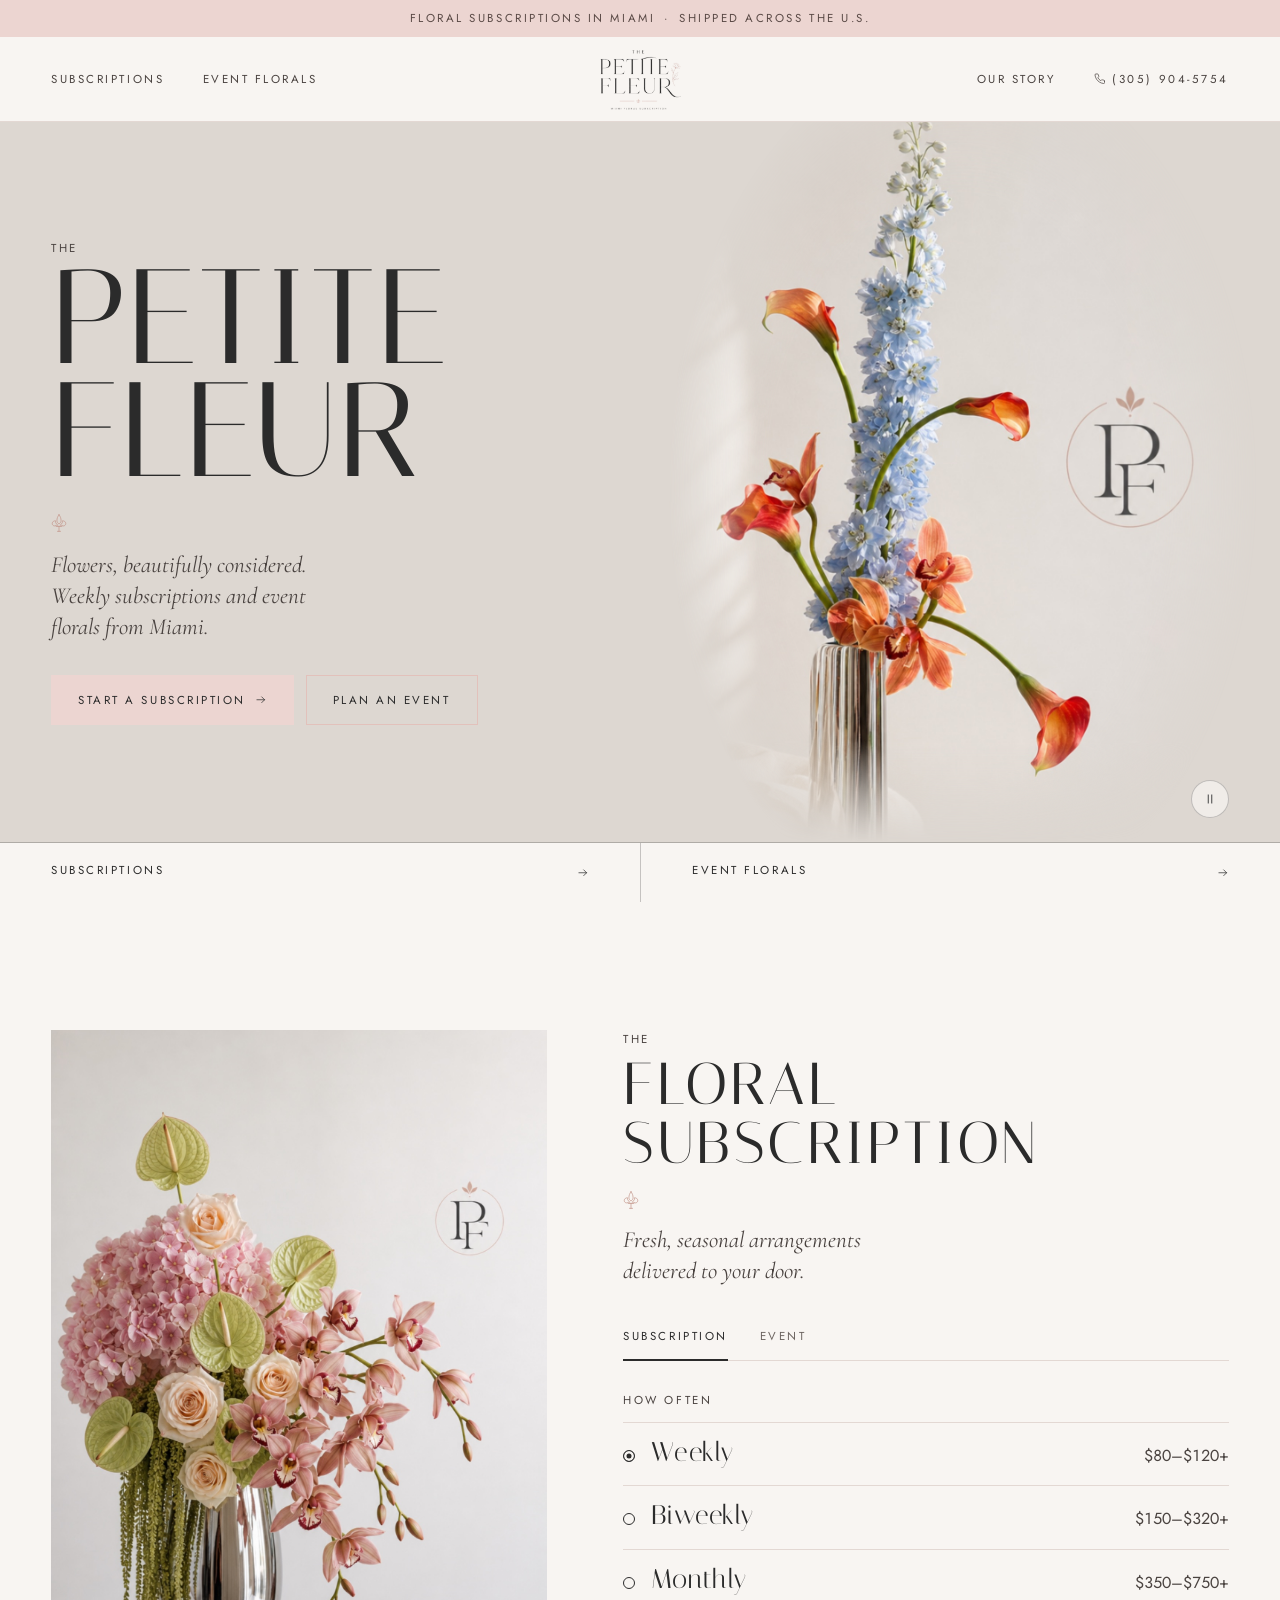
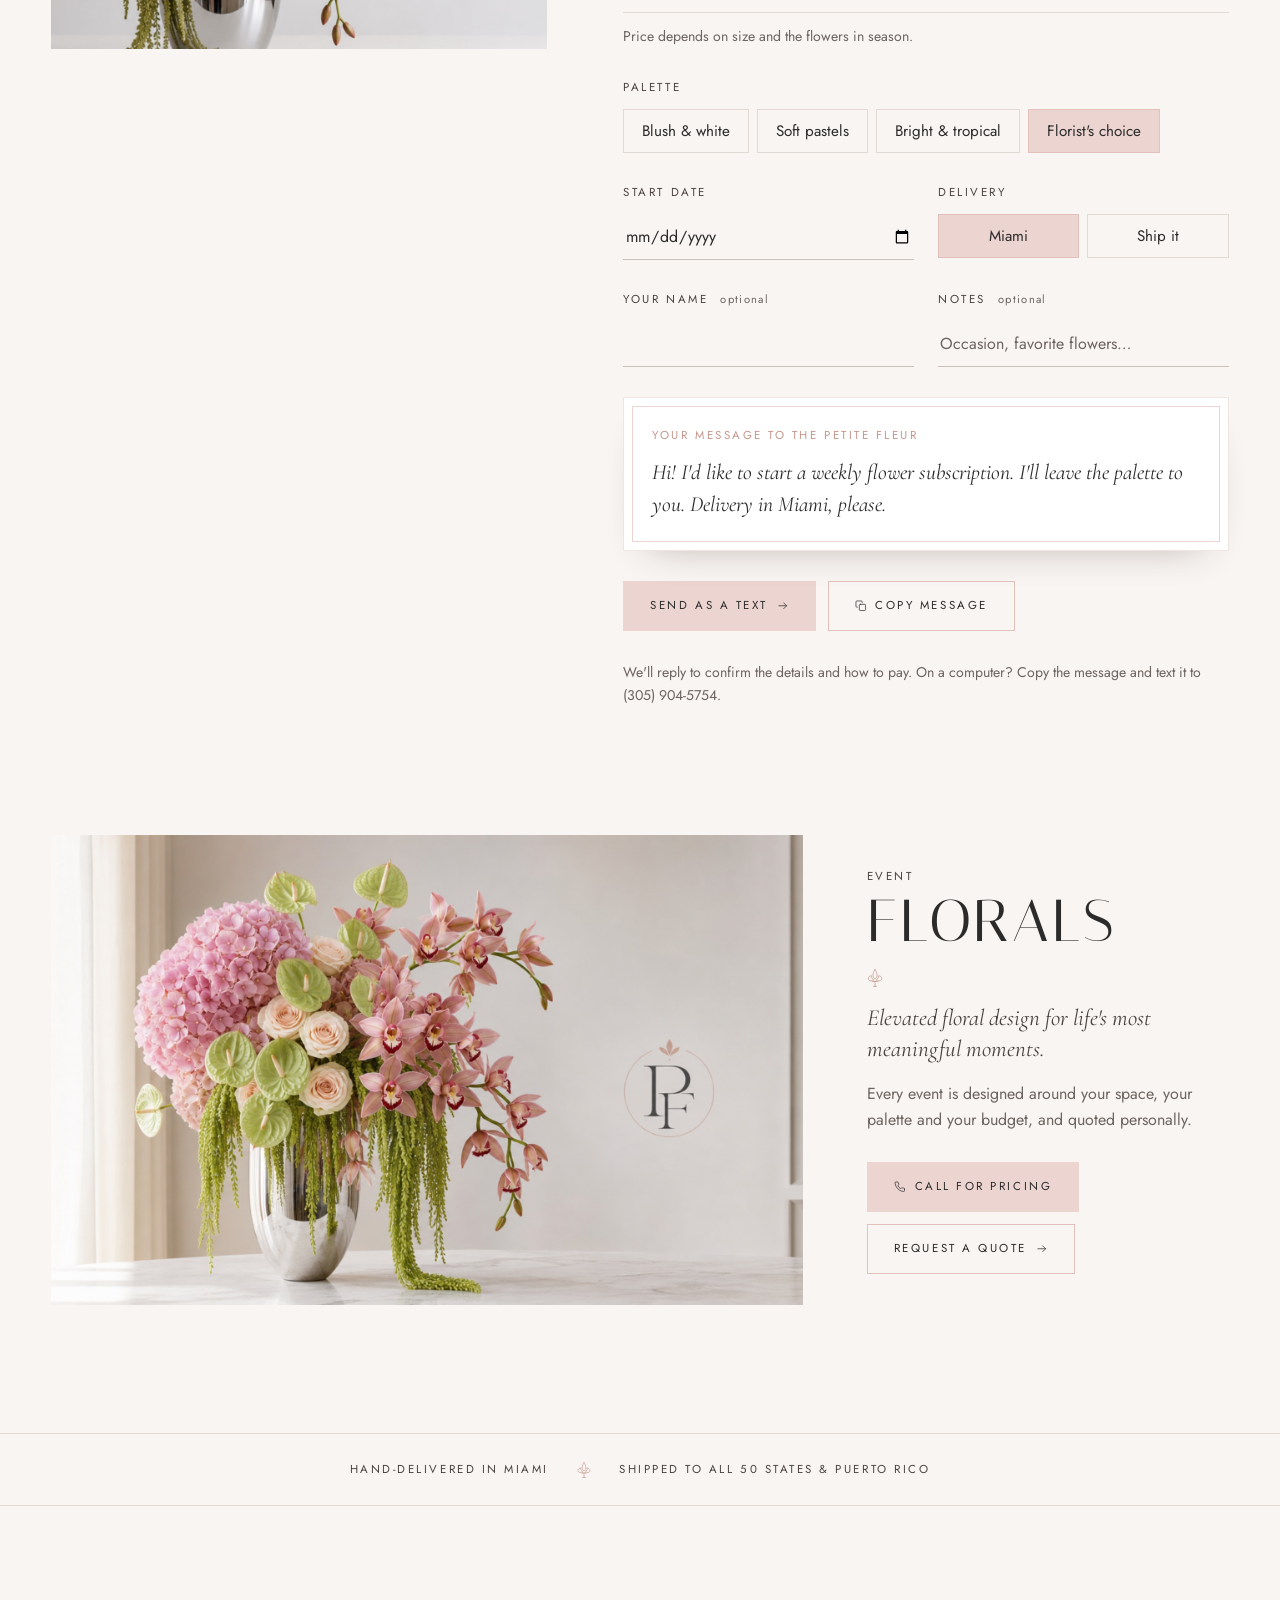
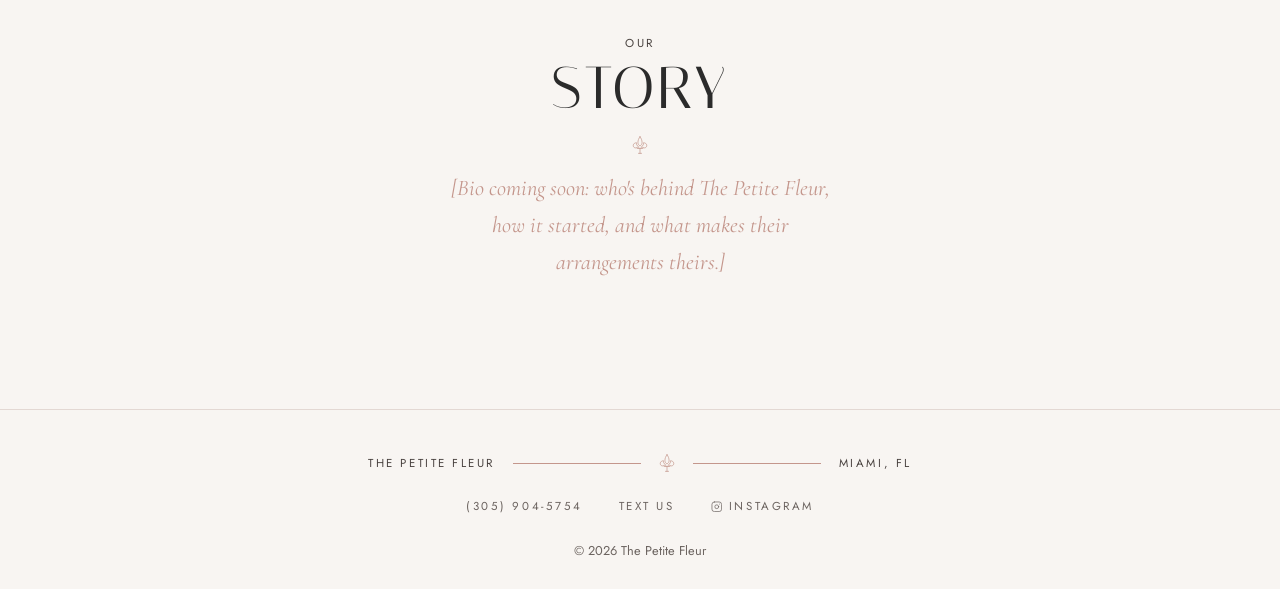
<file: index.html>
<!doctype html>
<html lang="en">
<head>
  <meta charset="utf-8">
  <meta name="viewport" content="width=device-width, initial-scale=1, viewport-fit=cover">
  <title>The Petite Fleur · Miami Floral Subscription &amp; Event Florals</title>
  <meta name="description" content="The Petite Fleur: Miami floral subscriptions and event florals. Weekly, biweekly and monthly arrangements, hand-delivered in Miami and shipped across the U.S., including Hawaii and Puerto Rico.">
  <link rel="canonical" href="https://thepetitefleur.com/">
  <meta property="og:type" content="website">
  <meta property="og:url" content="https://thepetitefleur.com/">
  <meta property="og:title" content="The Petite Fleur · Miami Florals">
  <meta property="og:description" content="Weekly, biweekly and monthly floral subscriptions and event florals in Miami. Text or call (305) 904-5754.">
  <meta property="og:image" content="https://thepetitefleur.com/assets/brand/og.jpg">
  <meta name="twitter:card" content="summary_large_image">
  <link rel="icon" href="assets/brand/icon.svg" type="image/svg+xml">
  <link rel="apple-touch-icon" href="assets/brand/icon-180.png">
  <meta name="theme-color" content="#f8f5f2">
  <link rel="preconnect" href="https://fonts.googleapis.com">
  <link rel="preconnect" href="https://fonts.gstatic.com" crossorigin>
  <link href="https://fonts.googleapis.com/css2?family=Italiana&family=Jost:wght@300;400;500&family=Cormorant+Garamond:ital,wght@1,400;1,500&display=swap" rel="stylesheet">
  <link rel="stylesheet" href="v4.css">
</head>
<body>
  <svg width="0" height="0" style="position:absolute" aria-hidden="true">
    <symbol id="i-phone" viewBox="0 0 24 24"><path d="M22 16.9v3a2 2 0 0 1-2.2 2 19.8 19.8 0 0 1-8.6-3.1 19.5 19.5 0 0 1-6-6A19.8 19.8 0 0 1 2.1 4.2 2 2 0 0 1 4.1 2h3a2 2 0 0 1 2 1.7c.1 1 .4 1.9.7 2.8a2 2 0 0 1-.5 2.1L8 9.9a16 16 0 0 0 6 6l1.3-1.3a2 2 0 0 1 2.1-.4c.9.3 1.8.6 2.8.7a2 2 0 0 1 1.7 2z"/></symbol>
    <symbol id="i-text" viewBox="0 0 24 24"><path d="M21 15a2 2 0 0 1-2 2H7l-4 4V5a2 2 0 0 1 2-2h14a2 2 0 0 1 2 2z"/></symbol>
    <symbol id="i-arrow" viewBox="0 0 24 24"><path d="M4 12h16M14 6l6 6-6 6"/></symbol>
    <symbol id="i-insta" viewBox="0 0 24 24"><rect x="2" y="2" width="20" height="20" rx="5"/><path d="M16 11.4A4 4 0 1 1 12.6 8 4 4 0 0 1 16 11.4z"/><path d="M17.5 6.5h.01"/></symbol>
    <symbol id="i-copy" viewBox="0 0 24 24"><rect x="9" y="9" width="13" height="13" rx="2"/><path d="M5 15H4a2 2 0 0 1-2-2V4a2 2 0 0 1 2-2h9a2 2 0 0 1 2 2v1"/></symbol>
    <symbol id="i-pause" viewBox="0 0 24 24"><path d="M9 5v14M15 5v14"/></symbol>
    <symbol id="i-play" viewBox="0 0 24 24"><path d="M7 4.5v15l12-7.5z"/></symbol>
    <symbol id="i-check" viewBox="0 0 24 24"><path d="M20 6 9 17l-5-5"/></symbol>
    <!-- Fleur-de-lis from the logo's divider -->
    <symbol id="fleur" viewBox="0 0 24 28"><path d="M12 1c-2.2 3-3.2 6-3.2 9 0 2.4 1.2 4.2 3.2 5.6 2-1.4 3.2-3.2 3.2-5.6 0-3-1-6-3.2-9Zm-2.6 15.3C7 15.1 6 12.7 6.9 10.6c-2.7-.4-5.2 1.4-5.4 3.9-.2 2.3 1.6 4 3.6 4 1.3 0 2.1-.7 2.4-1.5.6 1 1.8 1.6 3 1.6M14.6 16.3c2.4-1.2 3.4-3.6 2.5-5.7 2.7-.4 5.2 1.4 5.4 3.9.2 2.3-1.6 4-3.6 4-1.3 0-2.1-.7-2.4-1.5-.6 1-1.8 1.6-3 1.6M7.5 19.4h9M12 19.4v7.6M9.6 27h4.8"/></symbol>
  </svg>

  <a class="skip" href="#main">Skip to content</a>

  <p class="announce">Floral subscriptions in Miami<span class="announce-more"><span aria-hidden="true">·</span>Shipped across the U.S.</span></p>

  <header class="site-header">
    <nav class="nav-left" aria-label="Main">
      <a href="#subscription">Subscriptions</a>
      <a href="#events">Event florals</a>
    </nav>
    <a class="logo" href="#top" aria-label="The Petite Fleur, home">
      <img src="assets/brand/logo-crop.jpg" alt="The Petite Fleur" width="1200" height="925">
    </a>
    <div class="nav-right">
      <a href="#story">Our story</a>
      <a class="nav-phone" href="tel:+13059045754"><svg class="icon" aria-hidden="true"><use href="#i-phone"/></svg><span>(305) 904-5754</span></a>
    </div>
  </header>

  <main id="main">
    <section class="hero hero--delphinium" id="top" aria-labelledby="hero-h">
      <figure class="hero-flower">
        <img src="assets/brand/arrangement-delphinium.jpg" alt="A tall arrangement of pale blue delphinium, orange calla lilies and cymbidium orchids in a chrome vase" width="1333" height="2000">
      </figure>
      <div class="hero-copy">
        <p class="kicker">The</p>
        <h1 class="hero-word" id="hero-h"><span>Petite</span> <span>Fleur</span></h1>
        <svg class="fleur" aria-hidden="true"><use href="#fleur"/></svg>
        <p class="accent">Flowers, beautifully considered. Weekly subscriptions and event florals from Miami.</p>
        <div class="hero-actions">
          <a class="btn btn-blush" href="#subscription">Start a subscription <svg class="icon" aria-hidden="true"><use href="#i-arrow"/></svg></a>
          <a class="btn btn-line" href="#events">Plan an event</a>
        </div>
      </div>
      <button class="motion-toggle" type="button" aria-label="Pause animation">
        <svg class="icon i-pause" aria-hidden="true"><use href="#i-pause"/></svg>
        <svg class="icon i-play" aria-hidden="true"><use href="#i-play"/></svg>
      </button>
      <div class="hero-paths">
        <a href="#subscription"><span>Subscriptions</span><svg class="icon" aria-hidden="true"><use href="#i-arrow"/></svg></a>
        <a href="#events"><span>Event florals</span><svg class="icon" aria-hidden="true"><use href="#i-arrow"/></svg></a>
      </div>
    </section>

    <section class="subscription" id="subscription" aria-labelledby="sub-h">
      <figure class="sub-photo">
        <img src="assets/brand/arrangement-hydrangea.jpg" alt="Pink hydrangea, peach roses, green anthurium and cascading amaranthus with pink cymbidium orchids in a chrome vase" loading="lazy" width="1333" height="2000">
      </figure>

      <div class="sub-body">
        <p class="kicker">The</p>
        <h2 id="sub-h">Floral Subscription</h2>
        <svg class="fleur" aria-hidden="true"><use href="#fleur"/></svg>
        <p class="accent">Fresh, seasonal arrangements delivered to your door.</p>

        <form class="builder" id="order" novalidate>
          <div class="tabs" role="radiogroup" aria-label="What are you ordering?">
            <input type="radio" name="kind" id="k-sub" value="subscription" checked>
            <label for="k-sub">Subscription</label>
            <input type="radio" name="kind" id="k-event" value="event">
            <label for="k-event">Event</label>
          </div>

          <fieldset class="panel" data-panel="subscription">
            <legend>How often</legend>
            <label class="plan"><input type="radio" name="plan" value="weekly" checked><span class="plan-name">Weekly</span><span class="plan-price">$80–$120+</span></label>
            <label class="plan"><input type="radio" name="plan" value="biweekly"><span class="plan-name">Biweekly</span><span class="plan-price">$150–$320+</span></label>
            <label class="plan"><input type="radio" name="plan" value="monthly"><span class="plan-name">Monthly</span><span class="plan-price">$350–$750+</span></label>
            <p class="hint">Price depends on size and the flowers in season.</p>
          </fieldset>

          <div class="panel" data-panel="event" hidden>
            <div class="row">
              <label class="field"><span>Event date</span><input type="date" name="eventDate"></label>
              <label class="field"><span>Guests</span>
                <select name="guests">
                  <option value="">Not sure yet</option>
                  <option>Under 25</option>
                  <option>25 to 75</option>
                  <option>75 to 150</option>
                  <option>150+</option>
                </select>
              </label>
            </div>
            <label class="field"><span>Location</span><input type="text" name="venue" placeholder="Venue or neighborhood" autocomplete="off"></label>
          </div>

          <fieldset>
            <legend>Palette</legend>
            <div class="chips">
              <label class="chip"><input type="radio" name="palette" value="blush and white"><span>Blush &amp; white</span></label>
              <label class="chip"><input type="radio" name="palette" value="soft pastels"><span>Soft pastels</span></label>
              <label class="chip"><input type="radio" name="palette" value="bright and tropical"><span>Bright &amp; tropical</span></label>
              <label class="chip"><input type="radio" name="palette" value="florist's choice" checked><span>Florist's choice</span></label>
            </div>
          </fieldset>

          <div class="panel" data-panel="subscription">
            <div class="row">
              <label class="field"><span>Start date</span><input type="date" name="start"></label>
              <fieldset class="field">
                <legend>Delivery</legend>
                <div class="chips chips-2">
                  <label class="chip"><input type="radio" name="where" value="miami" checked><span>Miami</span></label>
                  <label class="chip"><input type="radio" name="where" value="ship"><span>Ship it</span></label>
                </div>
              </fieldset>
            </div>
            <label class="field" data-ship hidden><span>Shipping ZIP code</span><input type="text" name="zip" inputmode="numeric" autocomplete="postal-code" maxlength="5" placeholder="e.g. 96815"></label>
          </div>

          <div class="row">
            <label class="field"><span>Your name <small>optional</small></span><input type="text" name="name" autocomplete="given-name"></label>
            <label class="field"><span>Notes <small>optional</small></span><input type="text" name="notes" placeholder="Occasion, favorite flowers…" autocomplete="off"></label>
          </div>

          <div class="note-card" aria-labelledby="note-h">
            <p class="note-label" id="note-h">Your message to The Petite Fleur</p>
            <p class="note-text" id="bubble" aria-live="polite"></p>
          </div>

          <div class="send">
            <a class="btn btn-blush" id="send" href="sms:+13059045754">Send as a text <svg class="icon" aria-hidden="true"><use href="#i-arrow"/></svg></a>
            <button class="btn btn-line" type="button" id="copy"><svg class="icon i-copy" aria-hidden="true"><use href="#i-copy"/></svg><svg class="icon i-check" aria-hidden="true"><use href="#i-check"/></svg><span>Copy message</span></button>
          </div>
          <p class="hint">We'll reply to confirm the details and how to pay. On a computer? Copy the message and text it to (305) 904-5754.</p>
        </form>
      </div>
    </section>

    <section class="events" id="events" aria-labelledby="events-h">
      <figure class="events-photo">
        <img src="assets/brand/arrangement-wide.jpg" alt="A sweeping arrangement of pink hydrangea, peach roses, green anthurium and pink cymbidium orchids in a chrome vase" loading="lazy" width="2000" height="1125">
      </figure>
      <div class="events-body">
        <p class="kicker">Event</p>
        <h2 id="events-h">Florals</h2>
        <svg class="fleur" aria-hidden="true"><use href="#fleur"/></svg>
        <p class="accent">Elevated floral design for life's most meaningful moments.</p>
        <p class="plain">Every event is designed around your space, your palette and your budget, and quoted personally.</p>
        <div class="events-actions">
          <a class="btn btn-blush" href="tel:+13059045754"><svg class="icon" aria-hidden="true"><use href="#i-phone"/></svg>Call for pricing</a>
          <a class="btn btn-line" href="#order" data-event>Request a quote <svg class="icon" aria-hidden="true"><use href="#i-arrow"/></svg></a>
        </div>
      </div>
    </section>

    <section class="delivery" aria-label="Delivery">
      <p><span>Hand-delivered in Miami</span><svg class="fleur fleur-inline" aria-hidden="true"><use href="#fleur"/></svg><span>Shipped to all 50 states &amp; Puerto Rico</span></p>
    </section>

    <!-- PLACEHOLDER: replace the bracketed story once the client sends it. -->
    <section class="story" id="story" aria-labelledby="story-h">
      <p class="kicker">Our</p>
      <h2 id="story-h">Story</h2>
      <svg class="fleur" aria-hidden="true"><use href="#fleur"/></svg>
      <p class="placeholder">[Bio coming soon: who's behind The Petite Fleur, how it started, and what makes their arrangements theirs.]</p>
    </section>
  </main>

  <footer class="site-footer">
    <div class="foot-line">
      <span>The Petite Fleur</span>
      <span class="rule" aria-hidden="true"></span>
      <svg class="fleur" aria-hidden="true"><use href="#fleur"/></svg>
      <span class="rule" aria-hidden="true"></span>
      <span>Miami, FL</span>
    </div>
    <div class="foot-links">
      <a href="tel:+13059045754">(305) 904-5754</a>
      <a href="sms:+13059045754">Text us</a>
      <a href="https://www.instagram.com/thepetitefleurmiami/" target="_blank" rel="noopener"><svg class="icon" aria-hidden="true"><use href="#i-insta"/></svg>Instagram</a>
    </div>
    <p class="fine">© <span id="year">2026</span> The Petite Fleur</p>
  </footer>

  <div class="dock" aria-label="Quick contact">
    <a class="dock-primary" href="#order"><svg class="icon" aria-hidden="true"><use href="#i-text"/></svg><span>Text to order</span></a>
    <a href="tel:+13059045754"><svg class="icon" aria-hidden="true"><use href="#i-phone"/></svg>Call</a>
  </div>

  <script src="v4.js" defer></script>
</body>
</html>
</file>
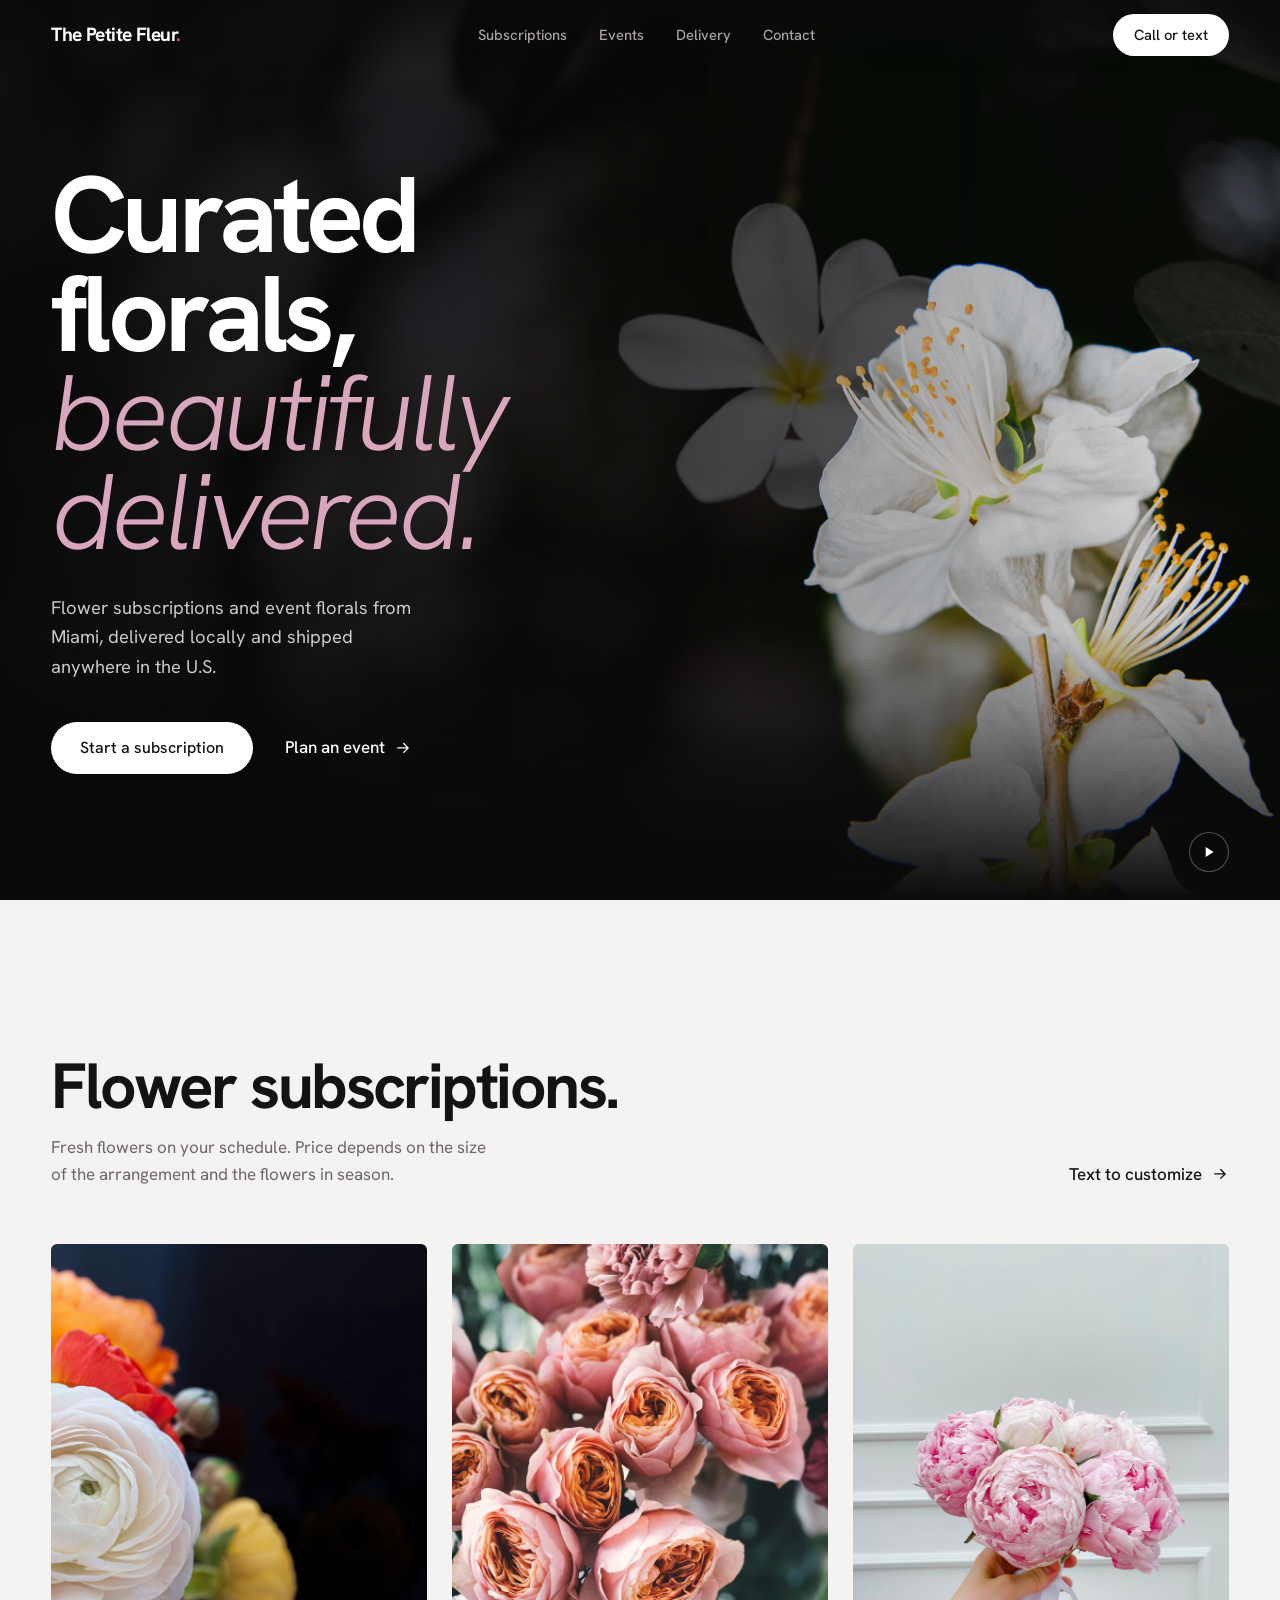
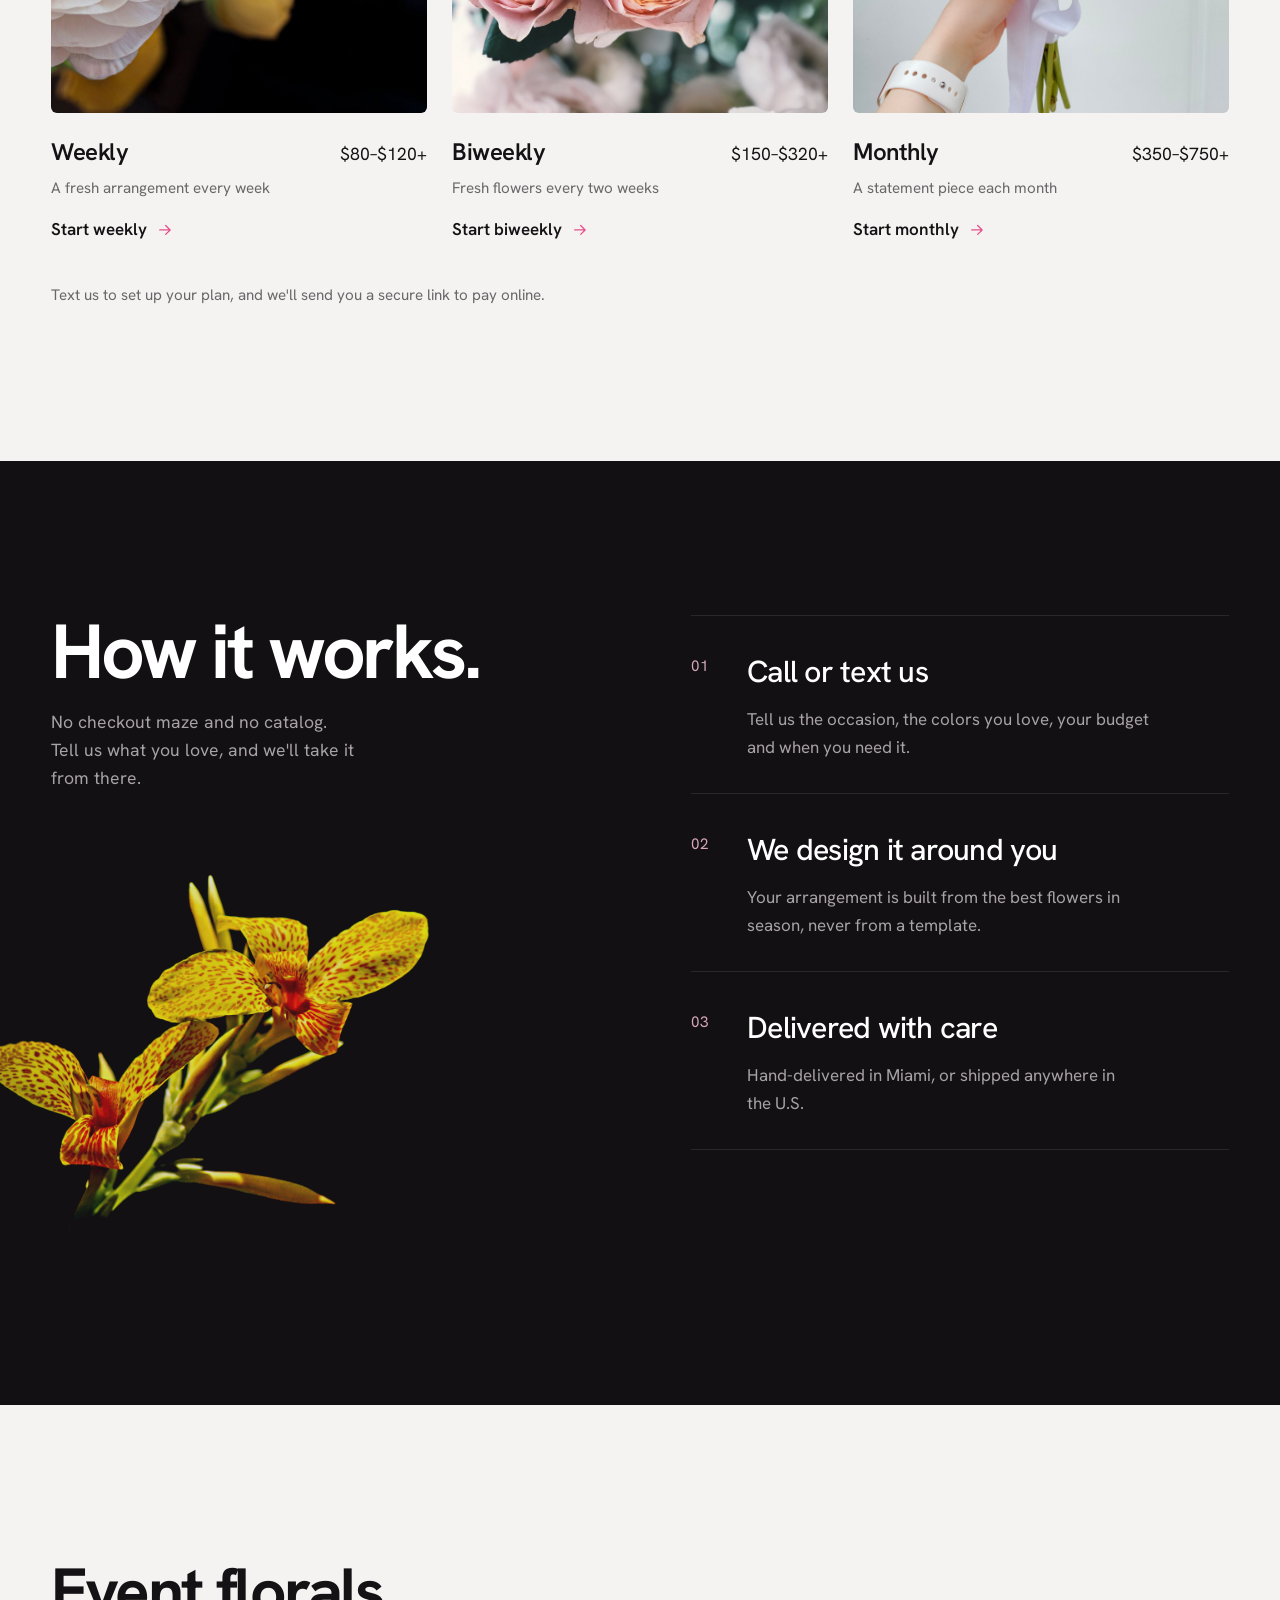
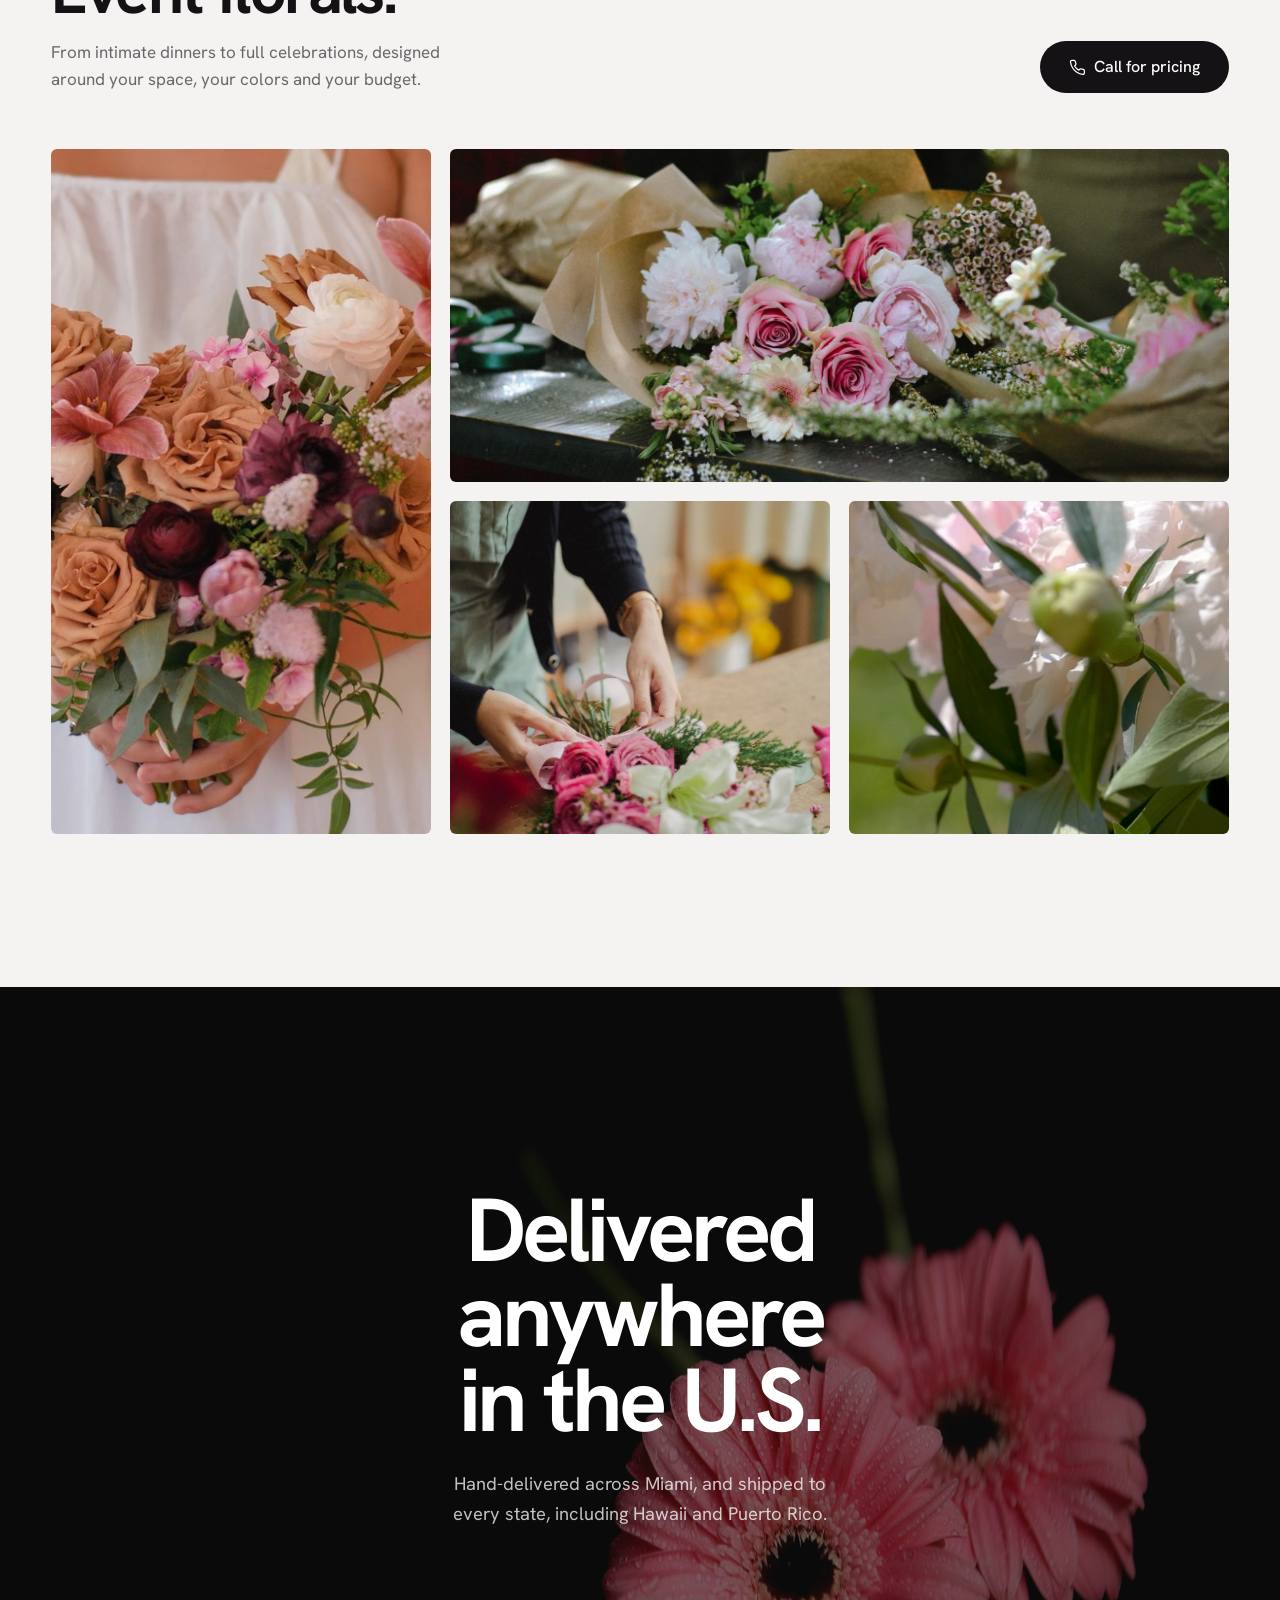
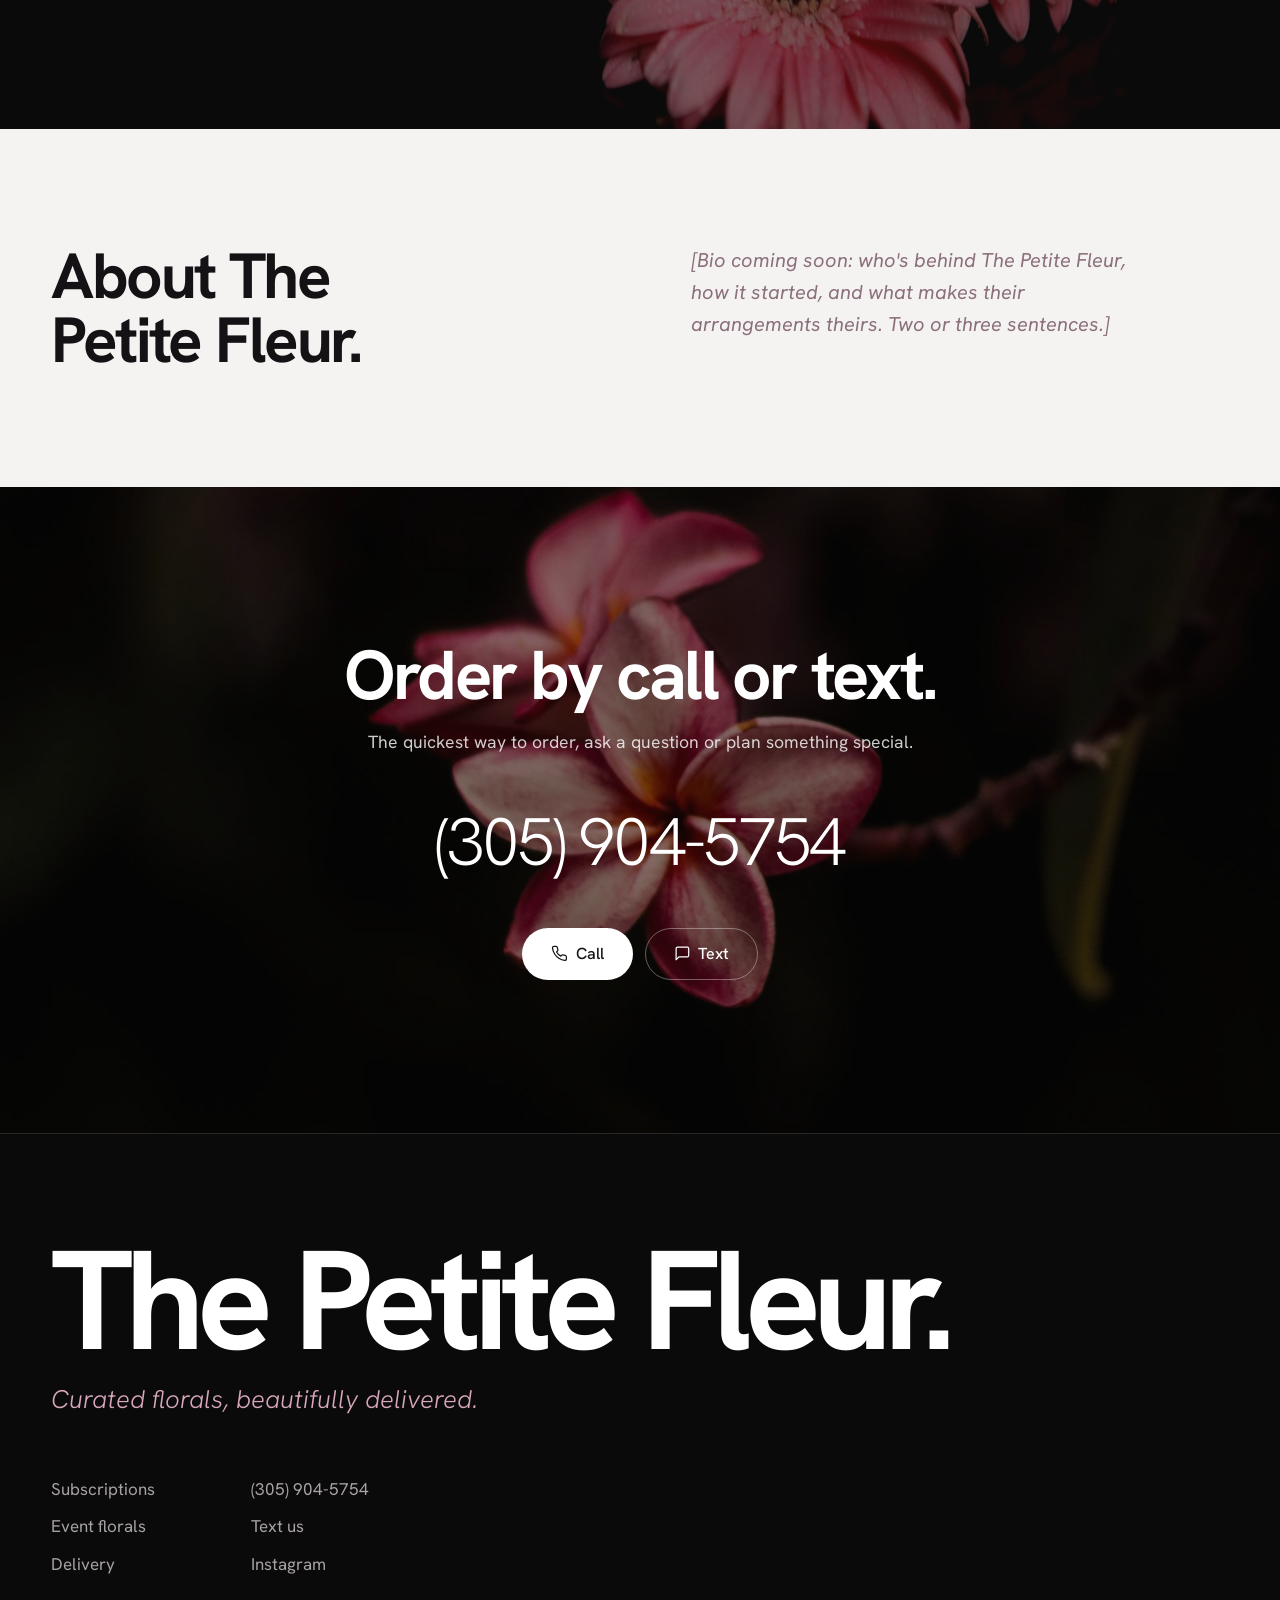
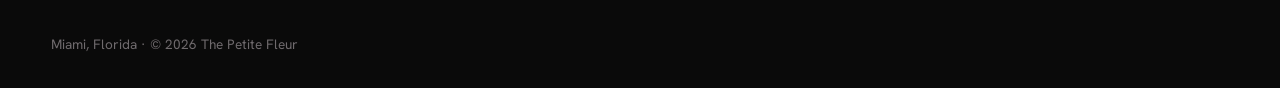
<file: dark.html>
<!doctype html>
<html lang="en">
<head>
  <meta charset="utf-8">
  <meta name="robots" content="noindex, nofollow">
  <meta name="viewport" content="width=device-width, initial-scale=1, viewport-fit=cover">
  <title>The Petite Fleur · Miami Florist · Flower Subscriptions &amp; Events</title>
  <meta name="description" content="Curated florals, beautifully delivered. Weekly, biweekly and monthly flower subscriptions and event florals from Miami, shipped across the U.S., including Hawaii and Puerto Rico.">
  <meta name="theme-color" content="#0a0a0a">
  <link rel="preconnect" href="https://fonts.googleapis.com">
  <link rel="preconnect" href="https://fonts.gstatic.com" crossorigin>
  <link href="https://fonts.googleapis.com/css2?family=Hanken+Grotesk:ital,wght@0,300;0,400;0,500;0,600;0,700;1,300;1,400&display=swap" rel="stylesheet">
  <link rel="stylesheet" href="dark.css">
</head>
<body>
  <svg width="0" height="0" style="position:absolute" aria-hidden="true">
    <symbol id="i-phone" viewBox="0 0 24 24"><path d="M22 16.9v3a2 2 0 0 1-2.2 2 19.8 19.8 0 0 1-8.6-3.1 19.5 19.5 0 0 1-6-6A19.8 19.8 0 0 1 2.1 4.2 2 2 0 0 1 4.1 2h3a2 2 0 0 1 2 1.7c.1 1 .4 1.9.7 2.8a2 2 0 0 1-.5 2.1L8 9.9a16 16 0 0 0 6 6l1.3-1.3a2 2 0 0 1 2.1-.4c.9.3 1.8.6 2.8.7a2 2 0 0 1 1.7 2z"/></symbol>
    <symbol id="i-text" viewBox="0 0 24 24"><path d="M21 15a2 2 0 0 1-2 2H7l-4 4V5a2 2 0 0 1 2-2h14a2 2 0 0 1 2 2z"/></symbol>
    <symbol id="i-insta" viewBox="0 0 24 24"><rect x="2" y="2" width="20" height="20" rx="5"/><path d="M16 11.4A4 4 0 1 1 12.6 8 4 4 0 0 1 16 11.4z"/><path d="M17.5 6.5h.01"/></symbol>
    <symbol id="i-arrow" viewBox="0 0 24 24"><path d="M5 12h14M13 6l6 6-6 6"/></symbol>
    <symbol id="i-pause" viewBox="0 0 24 24"><path d="M9 5v14M15 5v14"/></symbol>
    <symbol id="i-play" viewBox="0 0 24 24"><path d="M7 4.5v15l12-7.5z"/></symbol>
  </svg>

  <a class="skip" href="#main">Skip to content</a>

  <header class="site-header">
    <a class="wordmark" href="#top" aria-label="The Petite Fleur, home">The Petite Fleur<span>.</span></a>
    <nav aria-label="Main">
      <ul>
        <li><a href="#subscriptions">Subscriptions</a></li>
        <li><a href="#events">Events</a></li>
        <li><a href="#delivery">Delivery</a></li>
        <li><a href="#contact">Contact</a></li>
      </ul>
    </nav>
    <a class="btn btn-light btn-small" href="tel:+13059045754">Call or text</a>
  </header>

  <main id="main">
    <!-- STOCK: every image and clip in assets/stock is a Pexels stand-in until the client's shoot. -->
    <section class="hero" id="top">
      <video class="hero-bg" muted loop playsinline preload="metadata" poster="assets/stock/plumeria-poster.jpg"
             data-src-large="assets/stock/plumeria-720.mp4" data-src-small="assets/stock/plumeria-360.mp4" aria-hidden="true"></video>
      <img class="hero-accent" src="assets/stock/photo-16046256.jpg" alt="" width="1600" height="2400">
      <div class="hero-copy">
        <h1><span class="strong">Curated florals,</span> <span class="soft">beautifully delivered.</span></h1>
        <p>Flower subscriptions and event florals from Miami, delivered locally and shipped anywhere in the U.S.</p>
        <div class="hero-actions">
          <a class="btn btn-light" href="#subscriptions">Start a subscription</a>
          <a class="link-arrow" href="#events">Plan an event <svg class="icon" aria-hidden="true"><use href="#i-arrow"/></svg></a>
        </div>
      </div>
      <button class="video-toggle" type="button" aria-label="Pause background video">
        <svg class="icon i-pause" aria-hidden="true"><use href="#i-pause"/></svg>
        <svg class="icon i-play" aria-hidden="true"><use href="#i-play"/></svg>
      </button>
    </section>

    <section class="light subs" id="subscriptions" aria-labelledby="subs-h">
      <div class="wrap">
        <div class="head">
          <div>
            <h2 id="subs-h">Flower subscriptions.</h2>
            <p>Fresh flowers on your schedule. Price depends on the size of the arrangement and the flowers in season.</p>
          </div>
          <a class="link-arrow" href="sms:+13059045754?&amp;body=Hi!%20I'd%20like%20to%20ask%20about%20a%20flower%20subscription.">Text to customize <svg class="icon" aria-hidden="true"><use href="#i-arrow"/></svg></a>
        </div>

        <!-- TODO: confirm with the client whether each price is per delivery or per month. -->
        <ul class="plans">
          <li>
            <a class="plan" data-plan="weekly" href="sms:+13059045754?&amp;body=Hi!%20I'd%20like%20to%20start%20a%20weekly%20flower%20subscription.">
              <span class="plan-img"><img src="assets/stock/photo-31265550.jpg" alt="White and coral ranunculus against a dark background" loading="lazy" width="1600" height="1063"></span>
              <span class="plan-row"><span class="plan-name">Weekly</span><span class="plan-price">$80–$120+</span></span>
              <span class="plan-sub">A fresh arrangement every week</span>
              <span class="plan-cta">Start weekly <svg class="icon" aria-hidden="true"><use href="#i-arrow"/></svg></span>
            </a>
          </li>
          <li>
            <a class="plan" data-plan="biweekly" href="sms:+13059045754?&amp;body=Hi!%20I'd%20like%20to%20start%20a%20biweekly%20flower%20subscription.">
              <span class="plan-img"><img src="assets/stock/photo-931167.jpg" alt="Coral garden roses" loading="lazy" width="1600" height="2134"></span>
              <span class="plan-row"><span class="plan-name">Biweekly</span><span class="plan-price">$150–$320+</span></span>
              <span class="plan-sub">Fresh flowers every two weeks</span>
              <span class="plan-cta">Start biweekly <svg class="icon" aria-hidden="true"><use href="#i-arrow"/></svg></span>
            </a>
          </li>
          <li>
            <a class="plan" data-plan="monthly" href="sms:+13059045754?&amp;body=Hi!%20I'd%20like%20to%20start%20a%20monthly%20flower%20subscription.">
              <span class="plan-img"><img src="assets/stock/photo-12615497.jpg" alt="A hand holding a bouquet of pink peonies" loading="lazy" width="1600" height="2133"></span>
              <span class="plan-row"><span class="plan-name">Monthly</span><span class="plan-price">$350–$750+</span></span>
              <span class="plan-sub">A statement piece each month</span>
              <span class="plan-cta">Start monthly <svg class="icon" aria-hidden="true"><use href="#i-arrow"/></svg></span>
            </a>
          </li>
        </ul>
        <p class="note">Text us to set up your plan, and we'll send you a secure link to pay online.</p>
      </div>
    </section>

    <section class="dark process" aria-labelledby="process-h">
      <div class="wrap process-grid">
        <div class="process-intro">
          <h2 id="process-h">How it works.</h2>
          <p>No checkout maze and no catalog. Tell us what you love, and we'll take it from there.</p>
          <img class="process-accent" src="assets/stock/photo-13235299.jpg" alt="" loading="lazy">
        </div>
        <ol class="steps">
          <li>
            <h3>Call or text us</h3>
            <p>Tell us the occasion, the colors you love, your budget and when you need it.</p>
          </li>
          <li>
            <h3>We design it around you</h3>
            <p>Your arrangement is built from the best flowers in season, never from a template.</p>
          </li>
          <li>
            <h3>Delivered with care</h3>
            <p>Hand-delivered in Miami, or shipped anywhere in the U.S.</p>
          </li>
        </ol>
      </div>
    </section>

    <section class="light events" id="events" aria-labelledby="events-h">
      <div class="wrap">
        <div class="head">
          <div>
            <h2 id="events-h">Event florals.</h2>
            <p>From intimate dinners to full celebrations, designed around your space, your colors and your budget.</p>
          </div>
          <a class="btn btn-dark" href="tel:+13059045754"><svg class="icon" aria-hidden="true"><use href="#i-phone"/></svg>Call for pricing</a>
        </div>

        <div class="mosaic">
          <figure class="tile tile-tall">
            <video class="tile-video" muted loop playsinline preload="none" poster="assets/stock/hero-poster.jpg" src="assets/stock/hero-bouquet-540.mp4" aria-label="A bride holding a bouquet of roses, ranunculus and tulips"></video>
            <figcaption><span>Bouquets</span></figcaption>
          </figure>
          <figure class="tile tile-wide">
            <img src="assets/stock/photo-12074474.jpg" alt="A large pink and white arrangement being finished on a worktable" loading="lazy" width="1600" height="1067">
            <figcaption><span>Arrangements</span></figcaption>
          </figure>
          <figure class="tile">
            <img src="assets/stock/photo-5409700.jpg" alt="A florist arranging pink roses and white lilies" loading="lazy" width="1600" height="2400">
            <figcaption><span>Centerpieces</span></figcaption>
          </figure>
          <figure class="tile">
            <video class="tile-video" muted loop playsinline preload="none" poster="assets/stock/peonies-poster.jpg" src="assets/stock/peonies-540.mp4" aria-label="Pale pink peonies opening"></video>
            <figcaption><span>Seasonal stems</span></figcaption>
          </figure>
        </div>
      </div>
    </section>

    <section class="dark statement" id="delivery" aria-labelledby="delivery-h">
      <img class="statement-accent" src="assets/stock/photo-2362699.jpg" alt="" loading="lazy" width="1600" height="1067">
      <div class="wrap">
        <h2 id="delivery-h">Delivered anywhere in the&nbsp;U.S.</h2>
        <p>Hand-delivered across Miami, and shipped to every state, including Hawaii and Puerto&nbsp;Rico.</p>
      </div>
    </section>

    <!-- PLACEHOLDER: replace the bracketed bio once the client sends it. -->
    <section class="light about" aria-labelledby="about-h">
      <div class="wrap about-grid">
        <h2 id="about-h">About The Petite Fleur.</h2>
        <p class="placeholder">[Bio coming soon: who's behind The Petite Fleur, how it started, and what makes their arrangements theirs. Two or three sentences.]</p>
      </div>
    </section>

    <section class="cta" id="contact" aria-labelledby="contact-h">
      <img class="cta-bg" src="assets/stock/photo-30739526.jpg" alt="" loading="lazy" width="1600" height="2034">
      <div class="cta-card">
        <h2 id="contact-h">Order by call or text.</h2>
        <p>The quickest way to order, ask a question or plan something special.</p>
        <a class="phone-big" href="tel:+13059045754">(305) 904-5754</a>
        <div class="cta-actions">
          <a class="btn btn-light" href="tel:+13059045754"><svg class="icon" aria-hidden="true"><use href="#i-phone"/></svg>Call</a>
          <a class="btn btn-ghost" href="sms:+13059045754"><svg class="icon" aria-hidden="true"><use href="#i-text"/></svg>Text</a>
        </div>
      </div>
    </section>
  </main>

  <footer class="site-footer">
    <div class="footer-mark">
      <p class="giant">The Petite Fleur.</p>
      <p class="tagline">Curated florals, beautifully delivered.</p>
    </div>
    <div class="footer-cols">
      <ul>
        <li><a href="#subscriptions">Subscriptions</a></li>
        <li><a href="#events">Event florals</a></li>
        <li><a href="#delivery">Delivery</a></li>
      </ul>
      <ul>
        <li><a href="tel:+13059045754">(305) 904-5754</a></li>
        <li><a href="sms:+13059045754">Text us</a></li>
        <li><a href="https://www.instagram.com/thepetitefleurmiami/" target="_blank" rel="noopener">Instagram</a></li>
      </ul>
    </div>
    <p class="fine">Miami, Florida · © <span id="year">2026</span> The Petite Fleur</p>
  </footer>

  <div class="dock" aria-label="Quick contact">
    <a href="tel:+13059045754"><svg class="icon" aria-hidden="true"><use href="#i-phone"/></svg>Call</a>
    <a href="sms:+13059045754"><svg class="icon" aria-hidden="true"><use href="#i-text"/></svg>Text</a>
  </div>

  <script>
    // Online payment: once the client has Stripe Payment Links, paste them here.
    const PAY_LINKS = { weekly: '', biweekly: '', monthly: '' };
    document.querySelectorAll('[data-plan]').forEach((a) => {
      const link = PAY_LINKS[a.dataset.plan];
      if (link) a.href = link;
    });
    document.getElementById('year').textContent = new Date().getFullYear();

    // Header turns solid once the hero is behind it, so the nav never sits on a light section.
    const header = document.querySelector('.site-header');
    new IntersectionObserver(([e]) => header.classList.toggle('is-solid', !e.isIntersecting), { rootMargin: '-72px 0px 0px 0px' })
      .observe(document.querySelector('.hero'));

    // Video: play only while on screen, never when the visitor asked for less motion.
    const reduceMotion = window.matchMedia('(prefers-reduced-motion: reduce)');
    const hero = document.querySelector('.hero-bg');
    const toggle = document.querySelector('.video-toggle');
    hero.src = window.innerWidth >= 700 ? hero.dataset.srcLarge : hero.dataset.srcSmall;

    const userPaused = new WeakSet();
    if (reduceMotion.matches) userPaused.add(hero);

    function setToggle() {
      toggle.classList.toggle('is-paused', hero.paused);
      toggle.setAttribute('aria-label', hero.paused ? 'Play background video' : 'Pause background video');
    }
    toggle.addEventListener('click', () => {
      if (hero.paused) { userPaused.delete(hero); hero.play(); }
      else { userPaused.add(hero); hero.pause(); }
    });
    hero.addEventListener('play', setToggle);
    hero.addEventListener('pause', setToggle);
    setToggle();

    const io = new IntersectionObserver((entries) => {
      entries.forEach(({ target, isIntersecting }) => {
        if (isIntersecting && !userPaused.has(target) && !reduceMotion.matches) target.play().catch(() => {});
        else target.pause();
      });
    }, { threshold: 0.25 });
    document.querySelectorAll('video').forEach((v) => io.observe(v));
  </script>
</body>
</html>
</file>
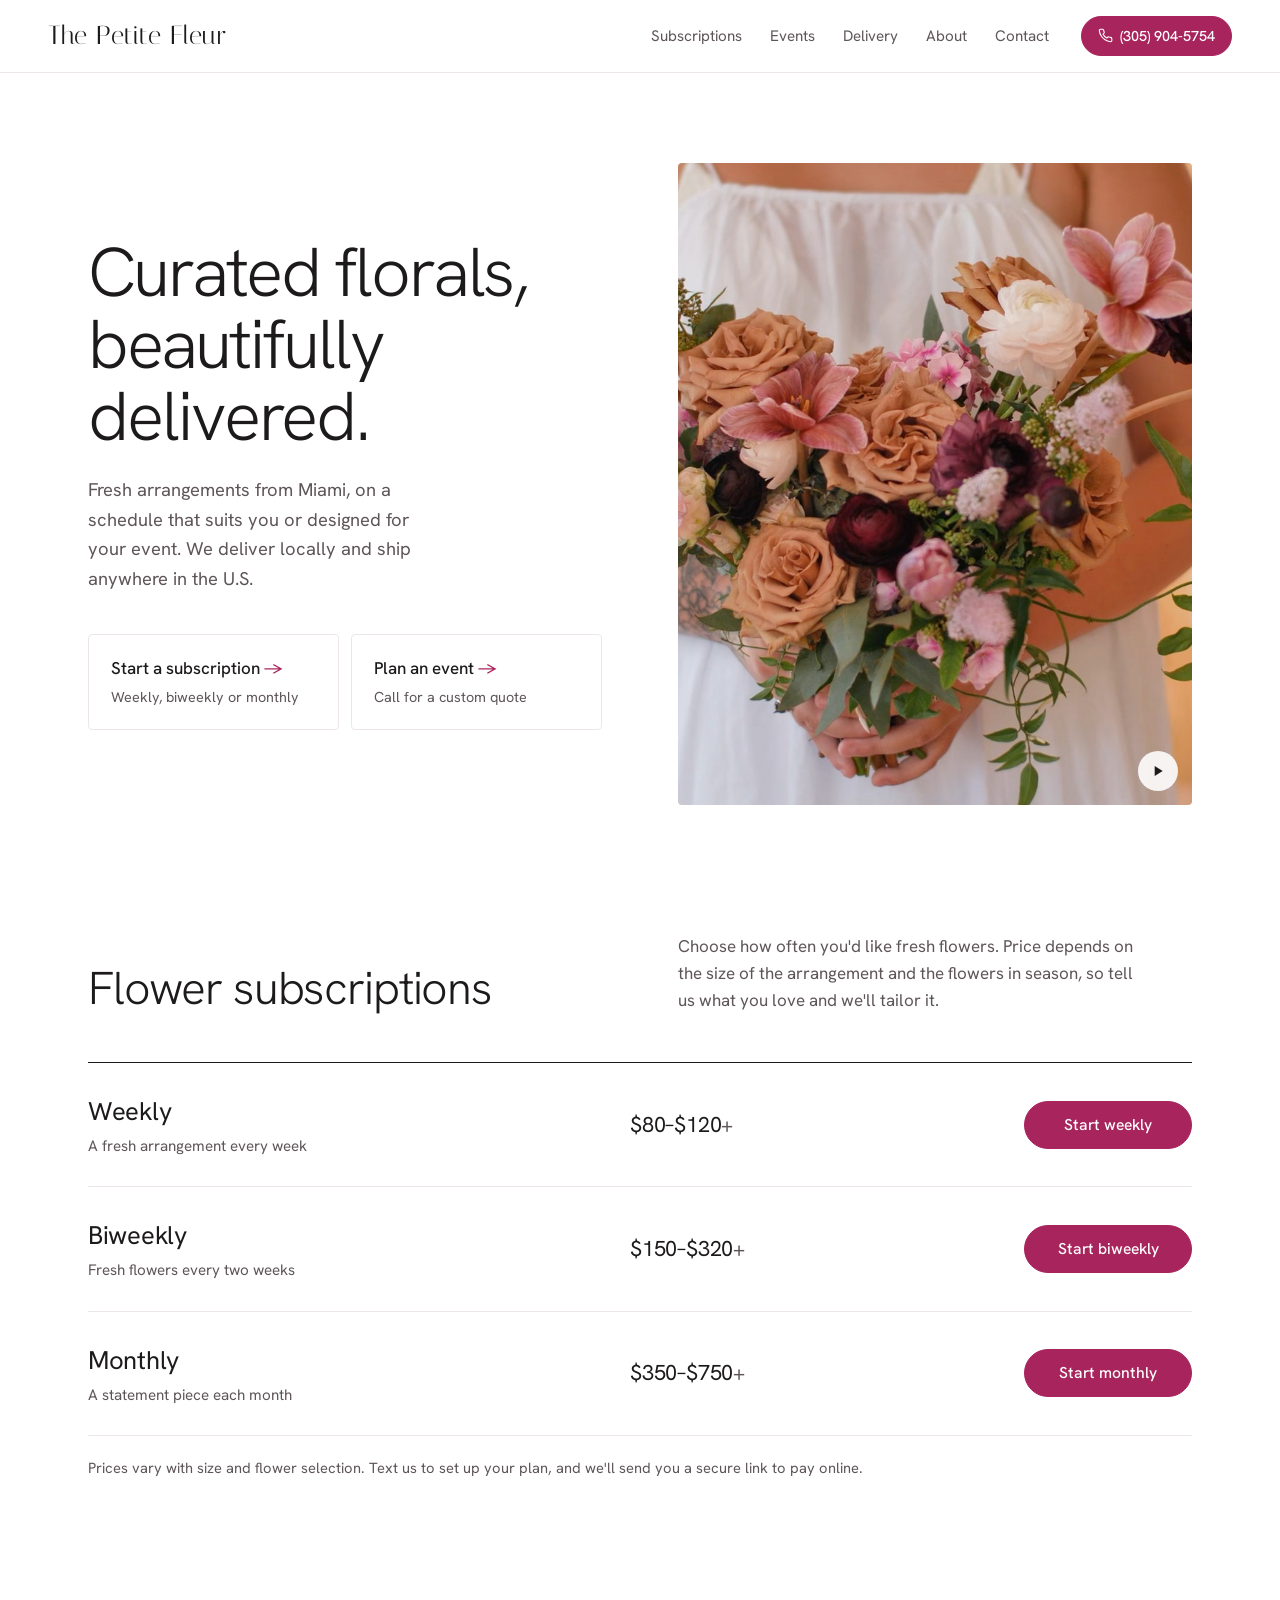
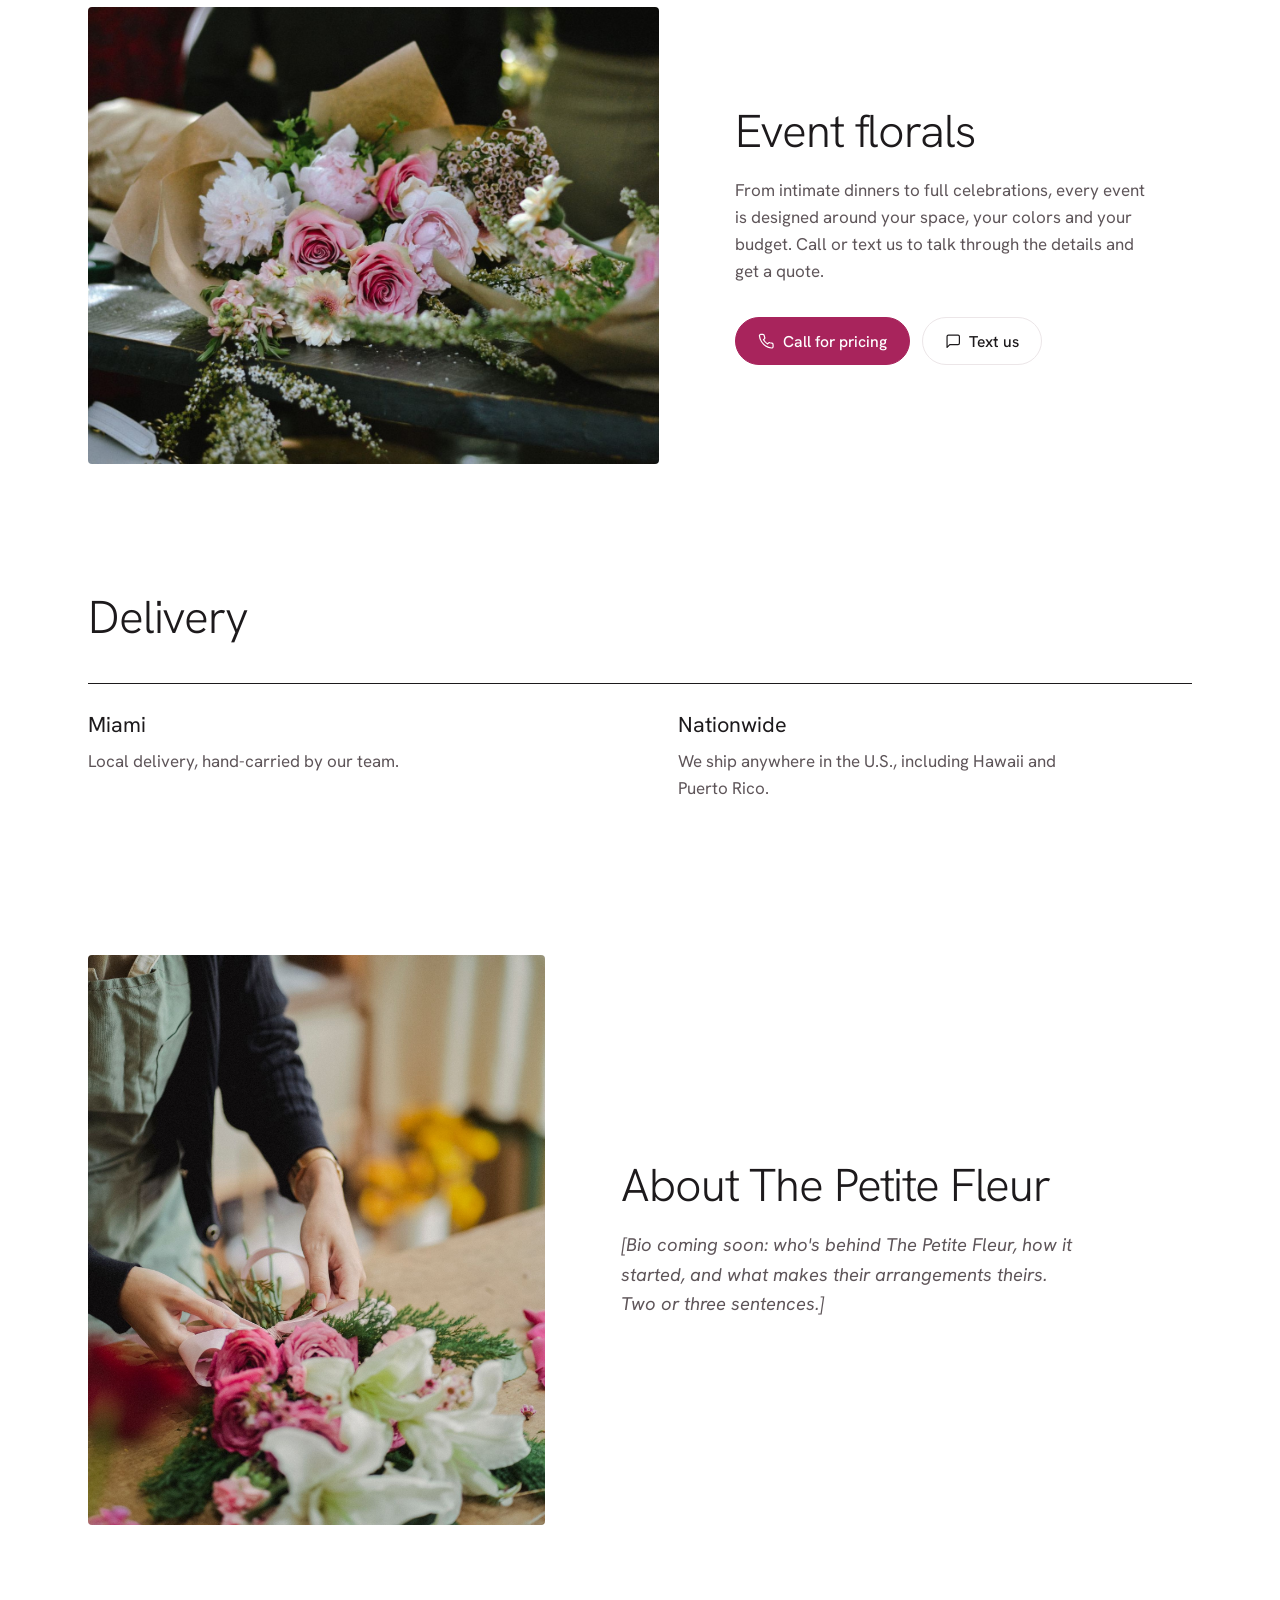
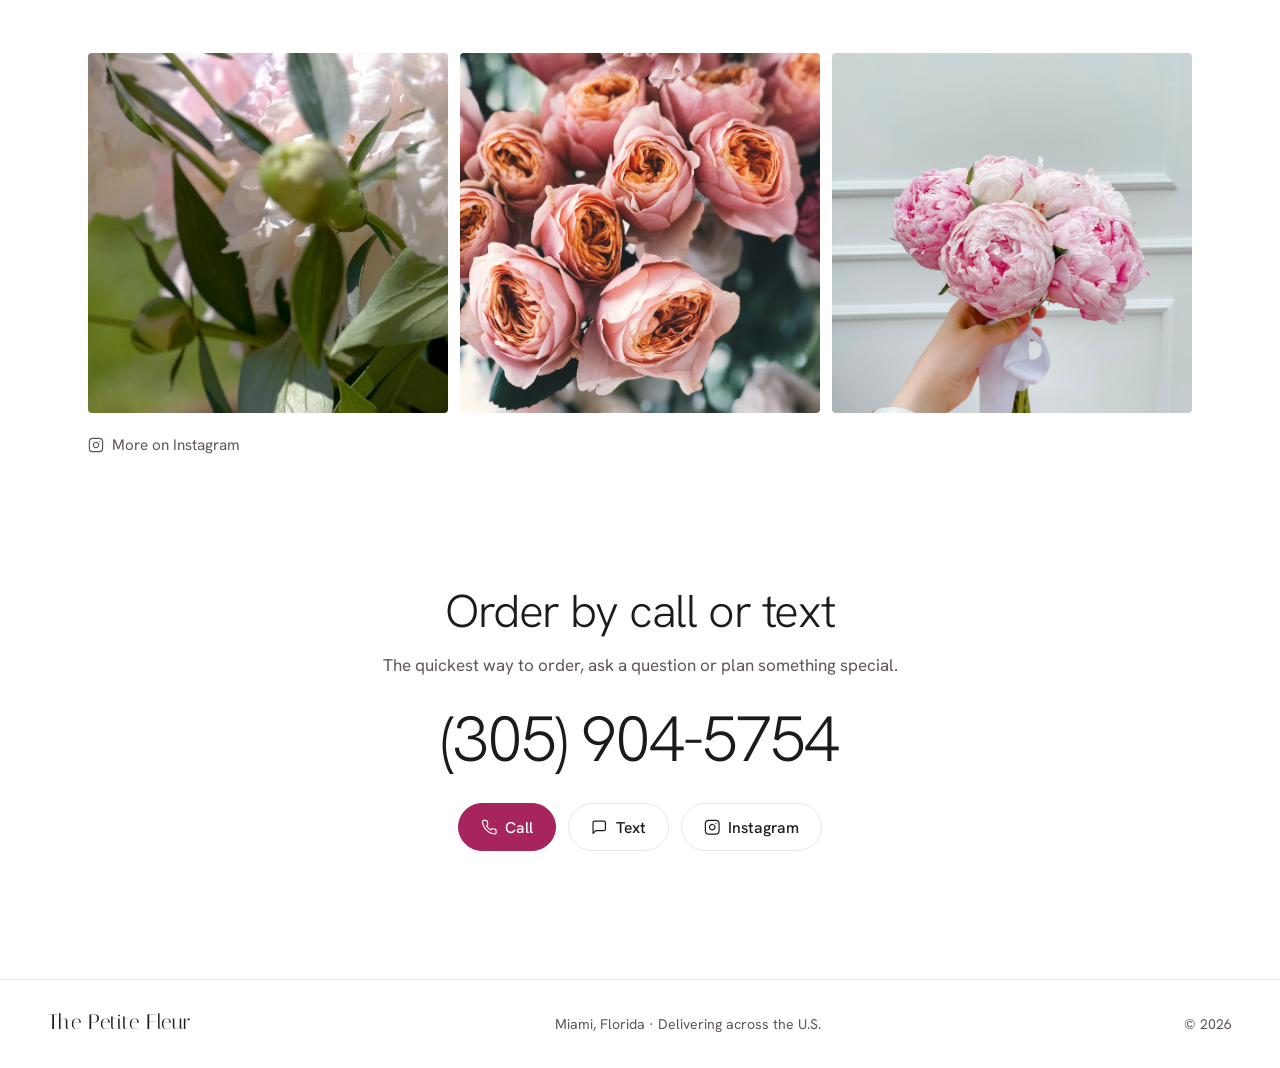
<file: light.html>
<!doctype html>
<html lang="en">
<head>
  <meta charset="utf-8">
  <meta name="robots" content="noindex, nofollow">
  <meta name="viewport" content="width=device-width, initial-scale=1, viewport-fit=cover">
  <title>The Petite Fleur · Miami Florist · Flower Subscriptions &amp; Events</title>
  <meta name="description" content="Curated florals, beautifully delivered. Weekly, biweekly and monthly flower subscriptions and event florals from Miami, shipped across the U.S., including Hawaii and Puerto Rico.">
  <meta name="theme-color" content="#ffffff">
  <link rel="preconnect" href="https://fonts.googleapis.com">
  <link rel="preconnect" href="https://fonts.gstatic.com" crossorigin>
  <link href="https://fonts.googleapis.com/css2?family=Hanken+Grotesk:wght@300;400;500;600&family=Italiana&display=swap" rel="stylesheet">
  <link rel="stylesheet" href="styles.css">
  <script type="application/ld+json">
  {
    "@context": "https://schema.org",
    "@type": "Florist",
    "name": "The Petite Fleur",
    "telephone": "+1-305-904-5754",
    "address": { "@type": "PostalAddress", "addressLocality": "Miami", "addressRegion": "FL", "addressCountry": "US" },
    "sameAs": ["https://www.instagram.com/thepetitefleurmiami/"]
  }
  </script>
</head>
<body>
  <svg width="0" height="0" style="position:absolute" aria-hidden="true">
    <symbol id="i-phone" viewBox="0 0 24 24"><path d="M22 16.9v3a2 2 0 0 1-2.2 2 19.8 19.8 0 0 1-8.6-3.1 19.5 19.5 0 0 1-6-6A19.8 19.8 0 0 1 2.1 4.2 2 2 0 0 1 4.1 2h3a2 2 0 0 1 2 1.7c.1 1 .4 1.9.7 2.8a2 2 0 0 1-.5 2.1L8 9.9a16 16 0 0 0 6 6l1.3-1.3a2 2 0 0 1 2.1-.4c.9.3 1.8.6 2.8.7a2 2 0 0 1 1.7 2z"/></symbol>
    <symbol id="i-text" viewBox="0 0 24 24"><path d="M21 15a2 2 0 0 1-2 2H7l-4 4V5a2 2 0 0 1 2-2h14a2 2 0 0 1 2 2z"/></symbol>
    <symbol id="i-pause" viewBox="0 0 24 24"><path d="M9 5v14M15 5v14"/></symbol>
    <symbol id="i-play" viewBox="0 0 24 24"><path d="M7 4.5v15l12-7.5z"/></symbol>
    <symbol id="i-insta" viewBox="0 0 24 24"><rect x="2" y="2" width="20" height="20" rx="5"/><path d="M16 11.4A4 4 0 1 1 12.6 8 4 4 0 0 1 16 11.4z"/><path d="M17.5 6.5h.01"/></symbol>
  </svg>

  <a class="skip" href="#main">Skip to content</a>

  <header class="site-header">
    <a class="wordmark" href="#top" aria-label="The Petite Fleur, home">The Petite Fleur</a>
    <nav aria-label="Main">
      <ul>
        <li><a href="#subscriptions">Subscriptions</a></li>
        <li><a href="#events">Events</a></li>
        <li><a href="#delivery">Delivery</a></li>
        <li><a href="#about">About</a></li>
        <li><a href="#contact">Contact</a></li>
      </ul>
    </nav>
    <a class="btn btn-small" href="tel:+13059045754">
      <svg class="icon" aria-hidden="true"><use href="#i-phone"/></svg>(305) 904-5754
    </a>
  </header>

  <main id="main">
    <section class="hero" id="top">
      <div class="hero-copy">
        <h1>Curated florals, beautifully delivered.</h1>
        <p class="lede">Fresh arrangements from Miami, on a schedule that suits you or designed for your event. We deliver locally and ship anywhere in the U.S.</p>
        <div class="paths">
          <a class="path" href="#subscriptions">
            <span class="path-title">Start a subscription</span>
            <span class="path-sub">Weekly, biweekly or monthly</span>
          </a>
          <a class="path" href="#events">
            <span class="path-title">Plan an event</span>
            <span class="path-sub">Call for a custom quote</span>
          </a>
        </div>
      </div>
      <!-- STOCK (Pexels 8997553): replace with the client's own footage before launch. -->
      <figure class="photo photo-hero">
        <video class="hero-video" muted loop playsinline preload="metadata" poster="assets/stock/hero-poster.jpg"
               data-src-large="assets/stock/hero-bouquet-1080.mp4" data-src-small="assets/stock/hero-bouquet-540.mp4"
               aria-label="A bride holding a bouquet of roses, ranunculus and tulips"></video>
        <button class="video-toggle" type="button" aria-label="Pause video">
          <svg class="icon i-pause" aria-hidden="true"><use href="#i-pause"/></svg>
          <svg class="icon i-play" aria-hidden="true"><use href="#i-play"/></svg>
        </button>
      </figure>
    </section>

    <section class="section" id="subscriptions" aria-labelledby="subs-h">
      <div class="section-head">
        <h2 id="subs-h">Flower subscriptions</h2>
        <p>Choose how often you'd like fresh flowers. Price depends on the size of the arrangement and the flowers in season, so tell us what you love and we'll tailor it.</p>
      </div>

      <!-- TODO: confirm with the client whether each price is per delivery or per month. -->
      <ul class="plans">
        <li class="plan">
          <div class="plan-name">
            <h3>Weekly</h3>
            <p>A fresh arrangement every week</p>
          </div>
          <p class="plan-price"><span>$80</span>–<span>$120</span><span class="plus">+</span></p>
          <a class="btn" data-plan="weekly" href="sms:+13059045754?&amp;body=Hi!%20I'd%20like%20to%20start%20a%20weekly%20flower%20subscription.">Start weekly</a>
        </li>
        <li class="plan">
          <div class="plan-name">
            <h3>Biweekly</h3>
            <p>Fresh flowers every two weeks</p>
          </div>
          <p class="plan-price"><span>$150</span>–<span>$320</span><span class="plus">+</span></p>
          <a class="btn" data-plan="biweekly" href="sms:+13059045754?&amp;body=Hi!%20I'd%20like%20to%20start%20a%20biweekly%20flower%20subscription.">Start biweekly</a>
        </li>
        <li class="plan">
          <div class="plan-name">
            <h3>Monthly</h3>
            <p>A statement piece each month</p>
          </div>
          <p class="plan-price"><span>$350</span>–<span>$750</span><span class="plus">+</span></p>
          <a class="btn" data-plan="monthly" href="sms:+13059045754?&amp;body=Hi!%20I'd%20like%20to%20start%20a%20monthly%20flower%20subscription.">Start monthly</a>
        </li>
      </ul>
      <p class="note">Prices vary with size and flower selection. <span class="pay-note">Text us to set up your plan, and we'll send you a secure link to pay online.</span></p>
    </section>

    <section class="section events" id="events" aria-labelledby="events-h">
      <figure class="photo photo-event">
        <img src="assets/stock/photo-12074474.jpg" alt="A large pink and white arrangement being finished on a worktable" loading="lazy" width="1600" height="1067">
      </figure>
      <div class="events-copy">
        <h2 id="events-h">Event florals</h2>
        <p>From intimate dinners to full celebrations, every event is designed around your space, your colors and your budget. Call or text us to talk through the details and get a quote.</p>
        <div class="actions">
          <a class="btn" href="tel:+13059045754"><svg class="icon" aria-hidden="true"><use href="#i-phone"/></svg>Call for pricing</a>
          <a class="btn btn-quiet" href="sms:+13059045754?&amp;body=Hi!%20I'm%20planning%20an%20event%20and%20would%20love%20a%20quote.%20Date%3A%20%20Location%3A%20"><svg class="icon" aria-hidden="true"><use href="#i-text"/></svg>Text us</a>
        </div>
      </div>
    </section>

    <section class="section" id="delivery" aria-labelledby="delivery-h">
      <h2 id="delivery-h">Delivery</h2>
      <dl class="delivery">
        <div>
          <dt>Miami</dt>
          <dd>Local delivery, hand-carried by our team.</dd>
        </div>
        <div>
          <dt>Nationwide</dt>
          <dd>We ship anywhere in the U.S., including Hawaii and Puerto Rico.</dd>
        </div>
      </dl>
    </section>

    <!-- PLACEHOLDER: replace the bracketed bio and the portrait once the client sends them. -->
    <section class="section about" id="about" aria-labelledby="about-h">
      <figure class="photo photo-portrait">
        <img src="assets/stock/photo-5409700.jpg" alt="A florist arranging pink roses and white lilies" loading="lazy" width="1600" height="2400">
      </figure>
      <div class="about-copy">
        <h2 id="about-h">About The Petite Fleur</h2>
        <p class="placeholder">[Bio coming soon: who's behind The Petite Fleur, how it started, and what makes their arrangements theirs. Two or three sentences.]</p>
      </div>
    </section>

    <section class="gallery" aria-label="Recent arrangements">
      <!-- STOCK (Pexels): every image and clip in assets/stock is a stand-in until the client's shoot. -->
      <figure class="photo">
        <video class="tile-video" muted loop playsinline preload="none" poster="assets/stock/peonies-poster.jpg"
               src="assets/stock/peonies-540.mp4" aria-label="Pale pink peonies opening"></video>
      </figure>
      <figure class="photo"><img src="assets/stock/photo-931167.jpg" alt="Coral garden roses" loading="lazy" width="1600" height="2134"></figure>
      <figure class="photo"><img src="assets/stock/photo-12615497.jpg" alt="A hand holding a bouquet of pink peonies" loading="lazy" width="1600" height="2133"></figure>
      <a class="gallery-link" href="https://www.instagram.com/thepetitefleurmiami/" target="_blank" rel="noopener">
        <svg class="icon" aria-hidden="true"><use href="#i-insta"/></svg>More on Instagram
      </a>
    </section>

    <section class="section contact" id="contact" aria-labelledby="contact-h">
      <h2 id="contact-h">Order by call or text</h2>
      <p>The quickest way to order, ask a question or plan something special.</p>
      <a class="phone-big" href="tel:+13059045754">(305) 904-5754</a>
      <div class="actions">
        <a class="btn" href="tel:+13059045754"><svg class="icon" aria-hidden="true"><use href="#i-phone"/></svg>Call</a>
        <a class="btn btn-quiet" href="sms:+13059045754"><svg class="icon" aria-hidden="true"><use href="#i-text"/></svg>Text</a>
        <a class="btn btn-quiet" href="https://www.instagram.com/thepetitefleurmiami/" target="_blank" rel="noopener"><svg class="icon" aria-hidden="true"><use href="#i-insta"/></svg>Instagram</a>
      </div>
      <!-- PLACEHOLDER: uncomment and set the client's email once confirmed.
      <p class="email"><a href="mailto:hello@example.com">hello@example.com</a></p>
      -->
    </section>
  </main>

  <footer class="site-footer">
    <span class="wordmark">The Petite Fleur</span>
    <span>Miami, Florida · Delivering across the U.S.</span>
    <span>© <span id="year">2026</span></span>
  </footer>

  <div class="dock" aria-label="Quick contact">
    <a href="tel:+13059045754"><svg class="icon" aria-hidden="true"><use href="#i-phone"/></svg>Call</a>
    <a href="sms:+13059045754"><svg class="icon" aria-hidden="true"><use href="#i-text"/></svg>Text</a>
  </div>

  <script>
    // Online payment: once the client has Stripe Payment Links, paste them here.
    // Until then the subscription buttons open a pre-filled text message.
    const PAY_LINKS = { weekly: '', biweekly: '', monthly: '' };

    document.querySelectorAll('[data-plan]').forEach((a) => {
      const link = PAY_LINKS[a.dataset.plan];
      if (link) a.href = link;
    });
    if (Object.values(PAY_LINKS).some(Boolean)) {
      document.querySelector('.pay-note').textContent = 'Pay securely online, or text us to customize your plan.';
    }
    document.getElementById('year').textContent = new Date().getFullYear();

    // Video: play only while on screen, never when the visitor asked for less motion.
    const reduceMotion = window.matchMedia('(prefers-reduced-motion: reduce)');
    const hero = document.querySelector('.hero-video');
    const toggle = document.querySelector('.video-toggle');
    hero.src = window.innerWidth >= 700 ? hero.dataset.srcLarge : hero.dataset.srcSmall;

    const userPaused = new WeakSet();
    if (reduceMotion.matches) userPaused.add(hero);

    function setToggle() {
      const paused = hero.paused;
      toggle.classList.toggle('is-paused', paused);
      toggle.setAttribute('aria-label', paused ? 'Play video' : 'Pause video');
    }
    toggle.addEventListener('click', () => {
      if (hero.paused) { userPaused.delete(hero); hero.play(); }
      else { userPaused.add(hero); hero.pause(); }
    });
    hero.addEventListener('play', setToggle);
    hero.addEventListener('pause', setToggle);
    setToggle();

    const io = new IntersectionObserver((entries) => {
      entries.forEach(({ target, isIntersecting }) => {
        if (isIntersecting && !userPaused.has(target) && !reduceMotion.matches) {
          target.play().catch(() => {});
        } else {
          target.pause();
        }
      });
    }, { threshold: 0.25 });
    document.querySelectorAll('video').forEach((v) => io.observe(v));
  </script>
</body>
</html>
</file>
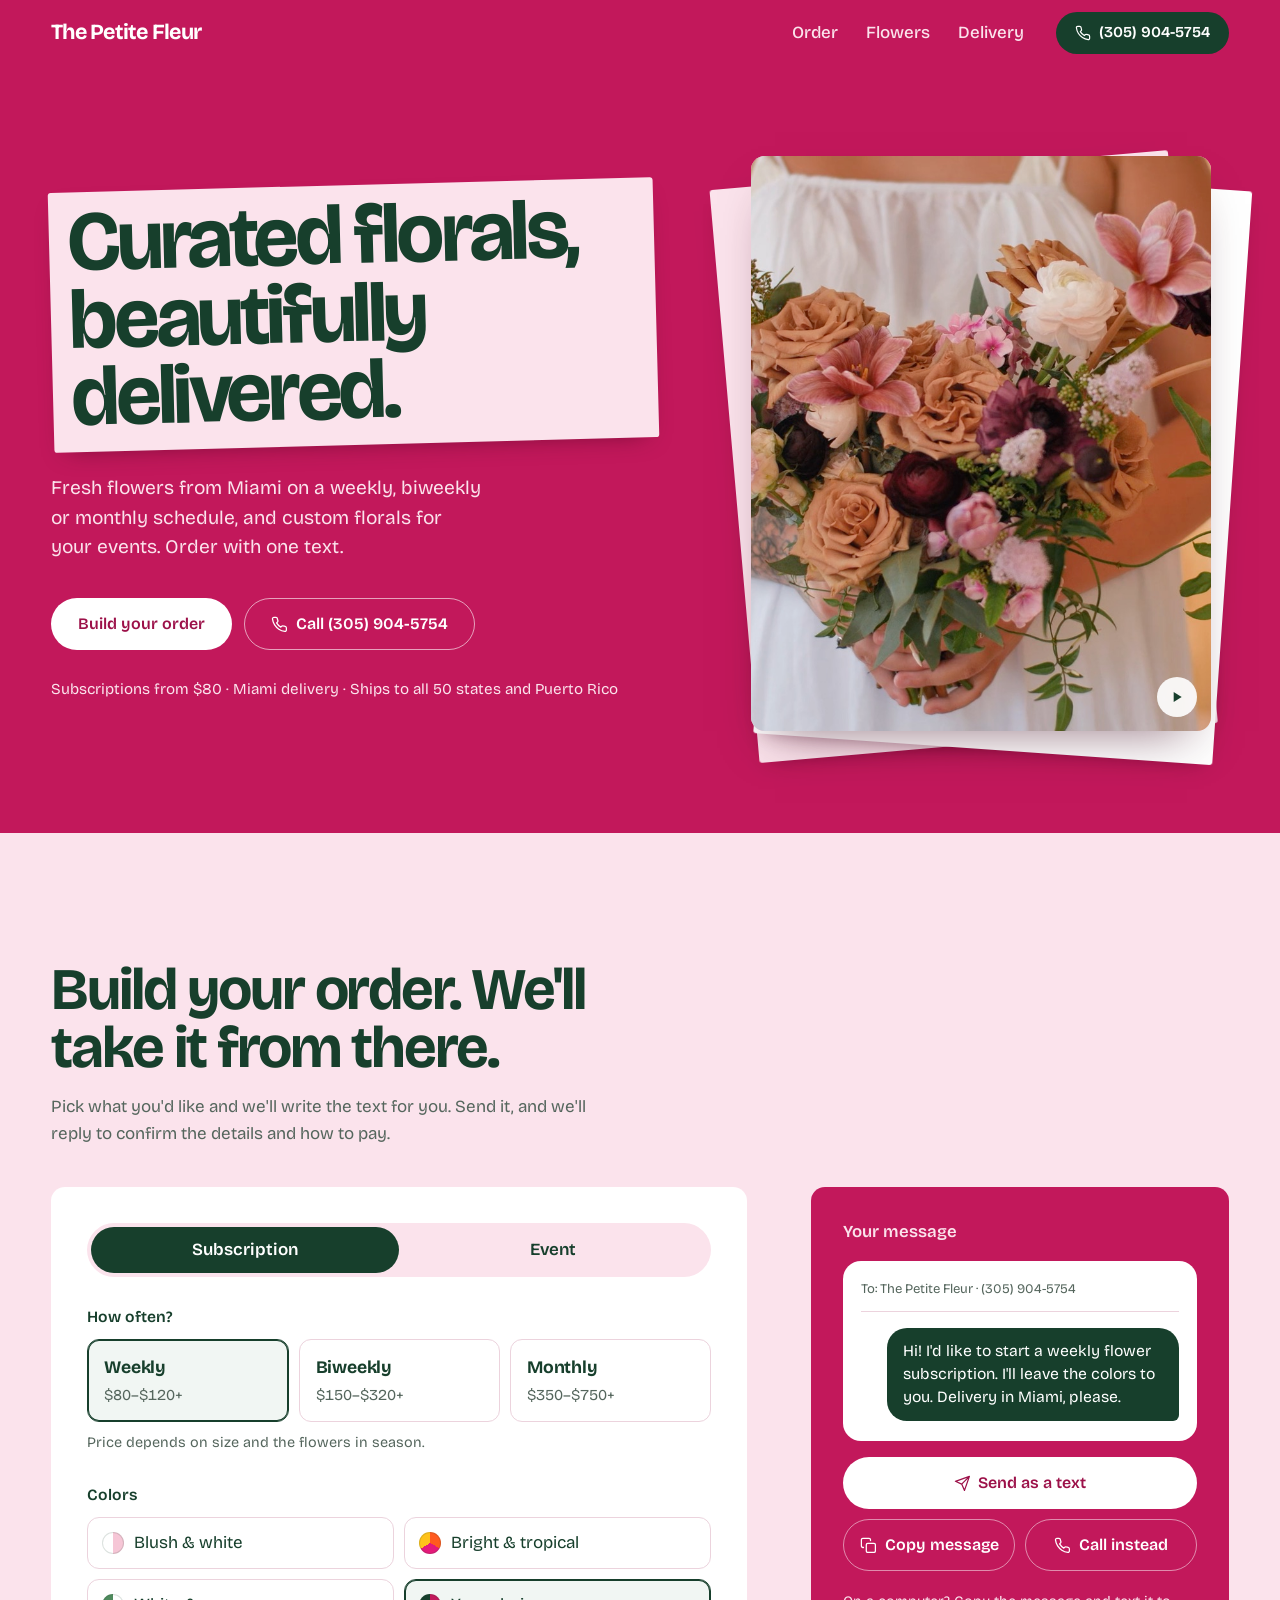
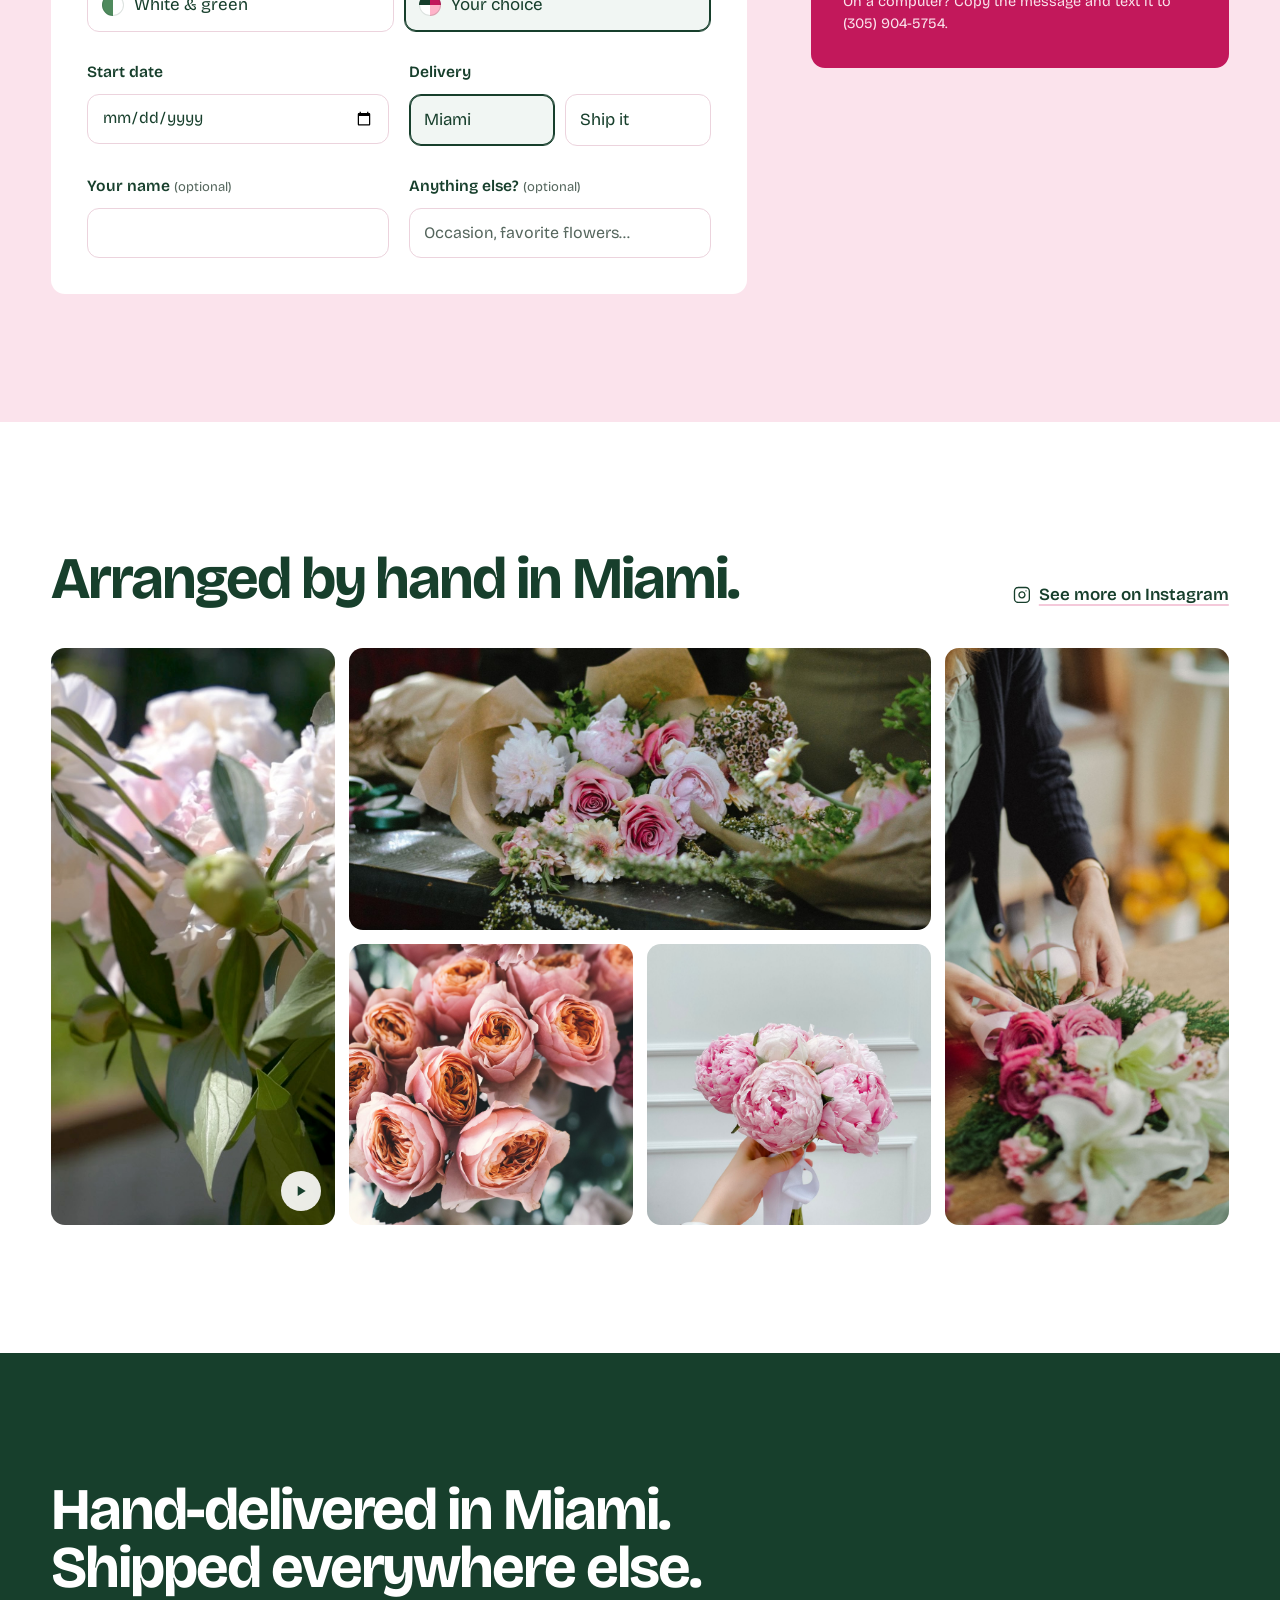
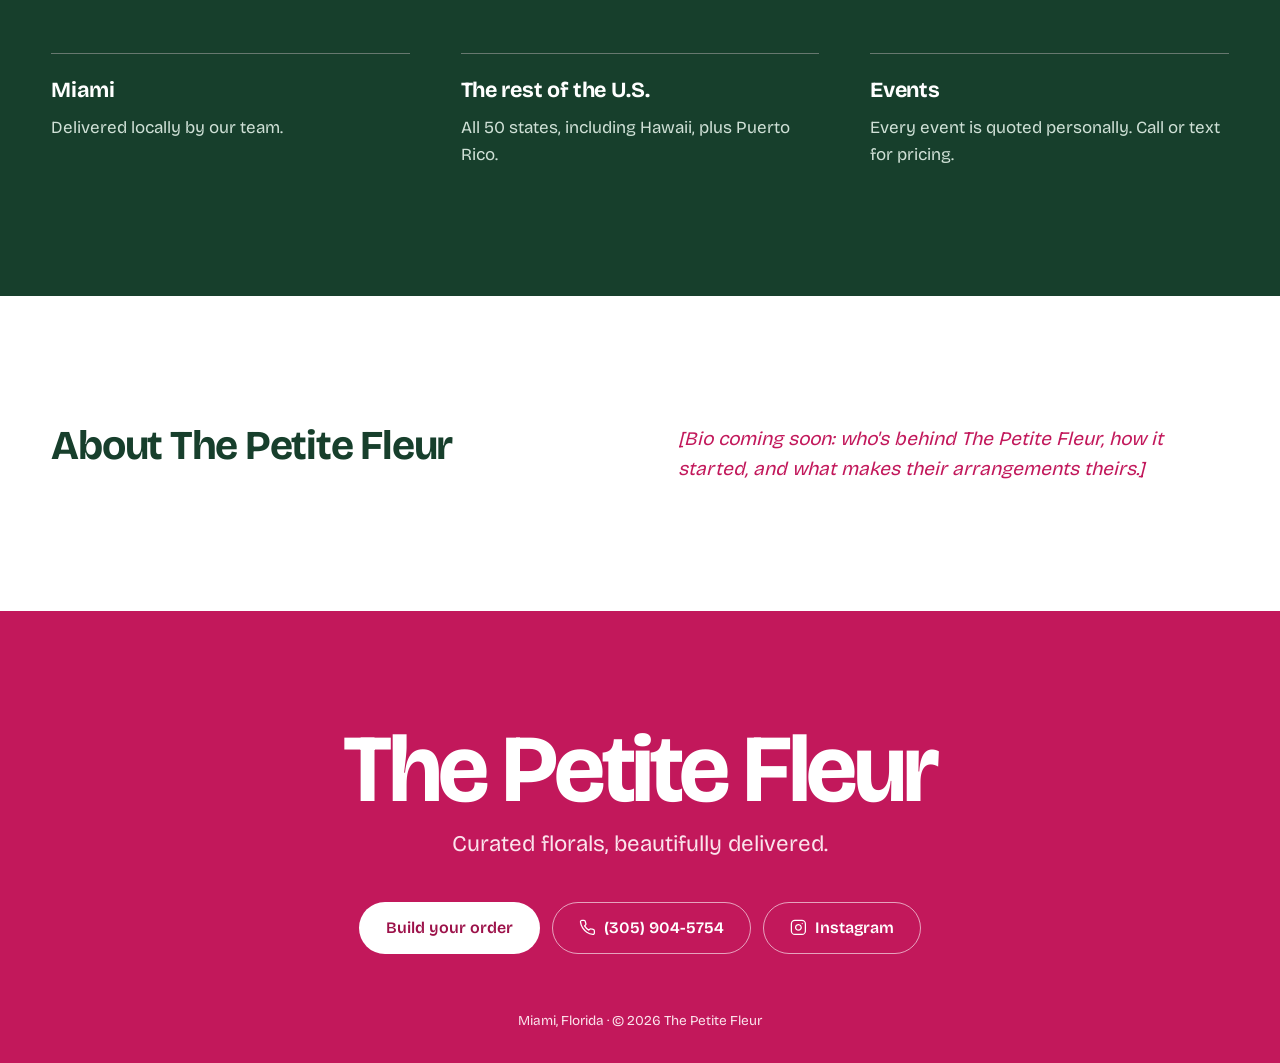
<file: v3.html>
<!doctype html>
<html lang="en">
<head>
  <meta charset="utf-8">
  <meta name="robots" content="noindex, nofollow">
  <meta name="viewport" content="width=device-width, initial-scale=1, viewport-fit=cover">
  <title>The Petite Fleur · Miami Florist · Flower Subscriptions &amp; Events</title>
  <meta name="description" content="Curated florals, beautifully delivered. Weekly, biweekly and monthly flower subscriptions and event florals from Miami, shipped across the U.S., including Hawaii and Puerto Rico. Order by text in under a minute.">
  <meta name="theme-color" content="#c2185b">
  <link rel="preconnect" href="https://fonts.googleapis.com">
  <link rel="preconnect" href="https://fonts.gstatic.com" crossorigin>
  <link href="https://fonts.googleapis.com/css2?family=Bricolage+Grotesque:opsz,wght@12..96,300..700&display=swap" rel="stylesheet">
  <link rel="stylesheet" href="v3.css">
</head>
<body>
  <svg width="0" height="0" style="position:absolute" aria-hidden="true">
    <symbol id="i-phone" viewBox="0 0 24 24"><path d="M22 16.9v3a2 2 0 0 1-2.2 2 19.8 19.8 0 0 1-8.6-3.1 19.5 19.5 0 0 1-6-6A19.8 19.8 0 0 1 2.1 4.2 2 2 0 0 1 4.1 2h3a2 2 0 0 1 2 1.7c.1 1 .4 1.9.7 2.8a2 2 0 0 1-.5 2.1L8 9.9a16 16 0 0 0 6 6l1.3-1.3a2 2 0 0 1 2.1-.4c.9.3 1.8.6 2.8.7a2 2 0 0 1 1.7 2z"/></symbol>
    <symbol id="i-text" viewBox="0 0 24 24"><path d="M21 15a2 2 0 0 1-2 2H7l-4 4V5a2 2 0 0 1 2-2h14a2 2 0 0 1 2 2z"/></symbol>
    <symbol id="i-send" viewBox="0 0 24 24"><path d="M22 2 11 13M22 2l-7 20-4-9-9-4z"/></symbol>
    <symbol id="i-copy" viewBox="0 0 24 24"><rect x="9" y="9" width="13" height="13" rx="2"/><path d="M5 15H4a2 2 0 0 1-2-2V4a2 2 0 0 1 2-2h9a2 2 0 0 1 2 2v1"/></symbol>
    <symbol id="i-check" viewBox="0 0 24 24"><path d="M20 6 9 17l-5-5"/></symbol>
    <symbol id="i-insta" viewBox="0 0 24 24"><rect x="2" y="2" width="20" height="20" rx="5"/><path d="M16 11.4A4 4 0 1 1 12.6 8 4 4 0 0 1 16 11.4z"/><path d="M17.5 6.5h.01"/></symbol>
    <symbol id="i-pause" viewBox="0 0 24 24"><path d="M9 5v14M15 5v14"/></symbol>
    <symbol id="i-play" viewBox="0 0 24 24"><path d="M7 4.5v15l12-7.5z"/></symbol>
  </svg>

  <a class="skip" href="#main">Skip to content</a>

  <header class="site-header">
    <a class="wordmark" href="#top" aria-label="The Petite Fleur, home">The Petite Fleur</a>
    <nav aria-label="Main">
      <ul>
        <li><a href="#order">Order</a></li>
        <li><a href="#flowers">Flowers</a></li>
        <li><a href="#delivery">Delivery</a></li>
      </ul>
    </nav>
    <a class="btn btn-green btn-small" href="tel:+13059045754"><svg class="icon" aria-hidden="true"><use href="#i-phone"/></svg><span>(305) 904-5754</span></a>
  </header>

  <main id="main">
    <!-- STOCK: every image and clip in assets/stock is a Pexels stand-in until the client's shoot. -->
    <section class="hero" id="top">
      <div class="hero-copy">
        <h1><span>Curated florals, beautifully delivered.</span></h1>
        <p class="lede">Fresh flowers from Miami on a weekly, biweekly or monthly schedule, and custom florals for your events. Order with one text.</p>
        <div class="hero-actions">
          <a class="btn btn-white" href="#order">Build your order</a>
          <a class="btn btn-line" href="tel:+13059045754"><svg class="icon" aria-hidden="true"><use href="#i-phone"/></svg>Call (305) 904-5754</a>
        </div>
        <p class="hero-facts">Subscriptions from $80 · Miami delivery · Ships to all 50 states and Puerto Rico</p>
      </div>
      <div class="wrap-stack">
        <span class="sheet sheet-a" aria-hidden="true"></span>
        <span class="sheet sheet-b" aria-hidden="true"></span>
        <figure class="hero-media">
          <video class="hero-video" muted loop playsinline preload="metadata" poster="assets/stock/hero-poster.jpg"
                 data-src-large="assets/stock/hero-bouquet-1080.mp4" data-src-small="assets/stock/hero-bouquet-540.mp4"
                 aria-label="A bouquet of roses, ranunculus and tulips"></video>
          <button class="video-toggle" type="button" aria-label="Pause video">
            <svg class="icon i-pause" aria-hidden="true"><use href="#i-pause"/></svg>
            <svg class="icon i-play" aria-hidden="true"><use href="#i-play"/></svg>
          </button>
        </figure>
      </div>
    </section>

    <section class="order" id="order" aria-labelledby="order-h">
      <div class="order-intro">
        <h2 id="order-h">Build your order. We'll take it from there.</h2>
        <p>Pick what you'd like and we'll write the text for you. Send it, and we'll reply to confirm the details and how to pay.</p>
      </div>

      <form class="builder" id="builder" novalidate>
        <div class="switch" role="radiogroup" aria-label="What are you ordering?">
          <input type="radio" name="kind" id="k-sub" value="subscription" checked>
          <label for="k-sub">Subscription</label>
          <input type="radio" name="kind" id="k-event" value="event">
          <label for="k-event">Event</label>
          <span class="switch-thumb" aria-hidden="true"></span>
        </div>

        <div class="panel" data-panel="subscription">
          <fieldset>
            <legend>How often?</legend>
            <div class="options options-plans">
              <label class="opt plan"><input type="radio" name="plan" value="weekly" checked><span><b>Weekly</b><em>$80–$120+</em></span></label>
              <label class="opt plan"><input type="radio" name="plan" value="biweekly"><span><b>Biweekly</b><em>$150–$320+</em></span></label>
              <label class="opt plan"><input type="radio" name="plan" value="monthly"><span><b>Monthly</b><em>$350–$750+</em></span></label>
            </div>
            <p class="hint">Price depends on size and the flowers in season.</p>
          </fieldset>
        </div>

        <div class="panel" data-panel="event" hidden>
          <div class="row">
            <label class="field"><span>Event date</span><input type="date" name="eventDate"></label>
            <label class="field"><span>Guests</span>
              <select name="guests">
                <option value="">Not sure yet</option>
                <option>Under 25</option>
                <option>25 to 75</option>
                <option>75 to 150</option>
                <option>150+</option>
              </select>
            </label>
          </div>
          <label class="field"><span>Where is it?</span><input type="text" name="venue" placeholder="Venue or neighborhood" autocomplete="off"></label>
        </div>

        <fieldset>
          <legend>Colors</legend>
          <div class="options options-chips">
            <label class="opt chip"><input type="radio" name="palette" value="blush and white"><span><i class="sw sw-blush" aria-hidden="true"></i>Blush &amp; white</span></label>
            <label class="opt chip"><input type="radio" name="palette" value="bright and tropical"><span><i class="sw sw-bright" aria-hidden="true"></i>Bright &amp; tropical</span></label>
            <label class="opt chip"><input type="radio" name="palette" value="all white and green"><span><i class="sw sw-white" aria-hidden="true"></i>White &amp; green</span></label>
            <label class="opt chip"><input type="radio" name="palette" value="florist's choice" checked><span><i class="sw sw-choice" aria-hidden="true"></i>Your choice</span></label>
          </div>
        </fieldset>

        <div class="panel" data-panel="subscription">
          <div class="row">
            <label class="field"><span>Start date</span><input type="date" name="start"></label>
            <fieldset class="field">
              <legend>Delivery</legend>
              <div class="options options-inline">
                <label class="opt chip"><input type="radio" name="where" value="miami" checked><span>Miami</span></label>
                <label class="opt chip"><input type="radio" name="where" value="ship"><span>Ship it</span></label>
              </div>
            </fieldset>
          </div>
          <label class="field" data-ship hidden><span>Shipping ZIP code</span><input type="text" name="zip" inputmode="numeric" autocomplete="postal-code" maxlength="5" placeholder="e.g. 96815"></label>
        </div>

        <div class="row">
          <label class="field"><span>Your name <small>(optional)</small></span><input type="text" name="name" autocomplete="given-name"></label>
          <label class="field"><span>Anything else? <small>(optional)</small></span><input type="text" name="notes" placeholder="Occasion, favorite flowers…" autocomplete="off"></label>
        </div>
      </form>

      <aside class="preview" aria-labelledby="preview-h">
        <h3 id="preview-h">Your message</h3>
        <div class="thread">
          <p class="to">To: The Petite Fleur · (305) 904-5754</p>
          <p class="bubble" id="bubble" aria-live="polite"></p>
        </div>
        <div class="send">
          <a class="btn btn-green btn-block" id="send" href="sms:+13059045754"><svg class="icon" aria-hidden="true"><use href="#i-send"/></svg>Send as a text</a>
          <div class="send-alt">
            <button class="btn btn-ghost" type="button" id="copy"><svg class="icon i-copy" aria-hidden="true"><use href="#i-copy"/></svg><svg class="icon i-check" aria-hidden="true"><use href="#i-check"/></svg><span>Copy message</span></button>
            <a class="btn btn-ghost" href="tel:+13059045754"><svg class="icon" aria-hidden="true"><use href="#i-phone"/></svg>Call instead</a>
          </div>
          <p class="hint">On a computer? Copy the message and text it to (305) 904-5754.</p>
        </div>
      </aside>
    </section>

    <section class="flowers" id="flowers" aria-labelledby="flowers-h">
      <div class="flowers-head">
        <h2 id="flowers-h">Arranged by hand in Miami.</h2>
        <a class="text-link" href="https://www.instagram.com/thepetitefleurmiami/" target="_blank" rel="noopener"><svg class="icon" aria-hidden="true"><use href="#i-insta"/></svg>See more on Instagram</a>
      </div>
      <ul class="strip">
        <li class="shot shot-tall"><video class="tile-video" muted loop playsinline preload="none" poster="assets/stock/peonies-poster.jpg" src="assets/stock/peonies-540.mp4" aria-label="Pale pink peonies opening"></video>
          <button class="video-toggle" type="button" aria-label="Pause video"><svg class="icon i-pause" aria-hidden="true"><use href="#i-pause"/></svg><svg class="icon i-play" aria-hidden="true"><use href="#i-play"/></svg></button></li>
        <li class="shot shot-wide"><img src="assets/stock/photo-12074474.jpg" alt="A large pink and white arrangement being finished on a worktable" loading="lazy" width="1600" height="1067"></li>
        <li class="shot shot-tall"><img src="assets/stock/photo-5409700.jpg" alt="A florist arranging pink roses and white lilies" loading="lazy" width="1600" height="2400"></li>
        <li class="shot"><img src="assets/stock/photo-931167.jpg" alt="Coral garden roses" loading="lazy" width="1600" height="2134"></li>
        <li class="shot"><img src="assets/stock/photo-12615497.jpg" alt="A hand holding a bouquet of pink peonies" loading="lazy" width="1600" height="2133"></li>
      </ul>
    </section>

    <section class="delivery" id="delivery" aria-labelledby="delivery-h">
      <h2 id="delivery-h">Hand-delivered in Miami. Shipped everywhere else.</h2>
      <dl>
        <div><dt>Miami</dt><dd>Delivered locally by our team.</dd></div>
        <div><dt>The rest of the U.S.</dt><dd>All 50 states, including Hawaii, plus Puerto Rico.</dd></div>
        <div><dt>Events</dt><dd>Every event is quoted personally. Call or text for pricing.</dd></div>
      </dl>
    </section>

    <!-- PLACEHOLDER: replace the bracketed bio once the client sends it. -->
    <section class="about" aria-labelledby="about-h">
      <h2 id="about-h">About The Petite Fleur</h2>
      <p class="placeholder">[Bio coming soon: who's behind The Petite Fleur, how it started, and what makes their arrangements theirs.]</p>
    </section>
  </main>

  <footer class="site-footer">
    <p class="foot-mark">The Petite Fleur</p>
    <p class="foot-line">Curated florals, beautifully delivered.</p>
    <div class="foot-actions">
      <a class="btn btn-white" href="#order">Build your order</a>
      <a class="btn btn-line" href="tel:+13059045754"><svg class="icon" aria-hidden="true"><use href="#i-phone"/></svg>(305) 904-5754</a>
      <a class="btn btn-line" href="https://www.instagram.com/thepetitefleurmiami/" target="_blank" rel="noopener"><svg class="icon" aria-hidden="true"><use href="#i-insta"/></svg>Instagram</a>
    </div>
    <p class="fine">Miami, Florida · © <span id="year">2026</span> The Petite Fleur</p>
  </footer>

  <div class="dock" aria-label="Quick contact">
    <a class="dock-primary" href="#order"><svg class="icon" aria-hidden="true"><use href="#i-text"/></svg><span>Text to order</span></a>
    <a href="tel:+13059045754"><svg class="icon" aria-hidden="true"><use href="#i-phone"/></svg>Call</a>
  </div>

  <script src="v3.js" defer></script>
</body>
</html>
</file>
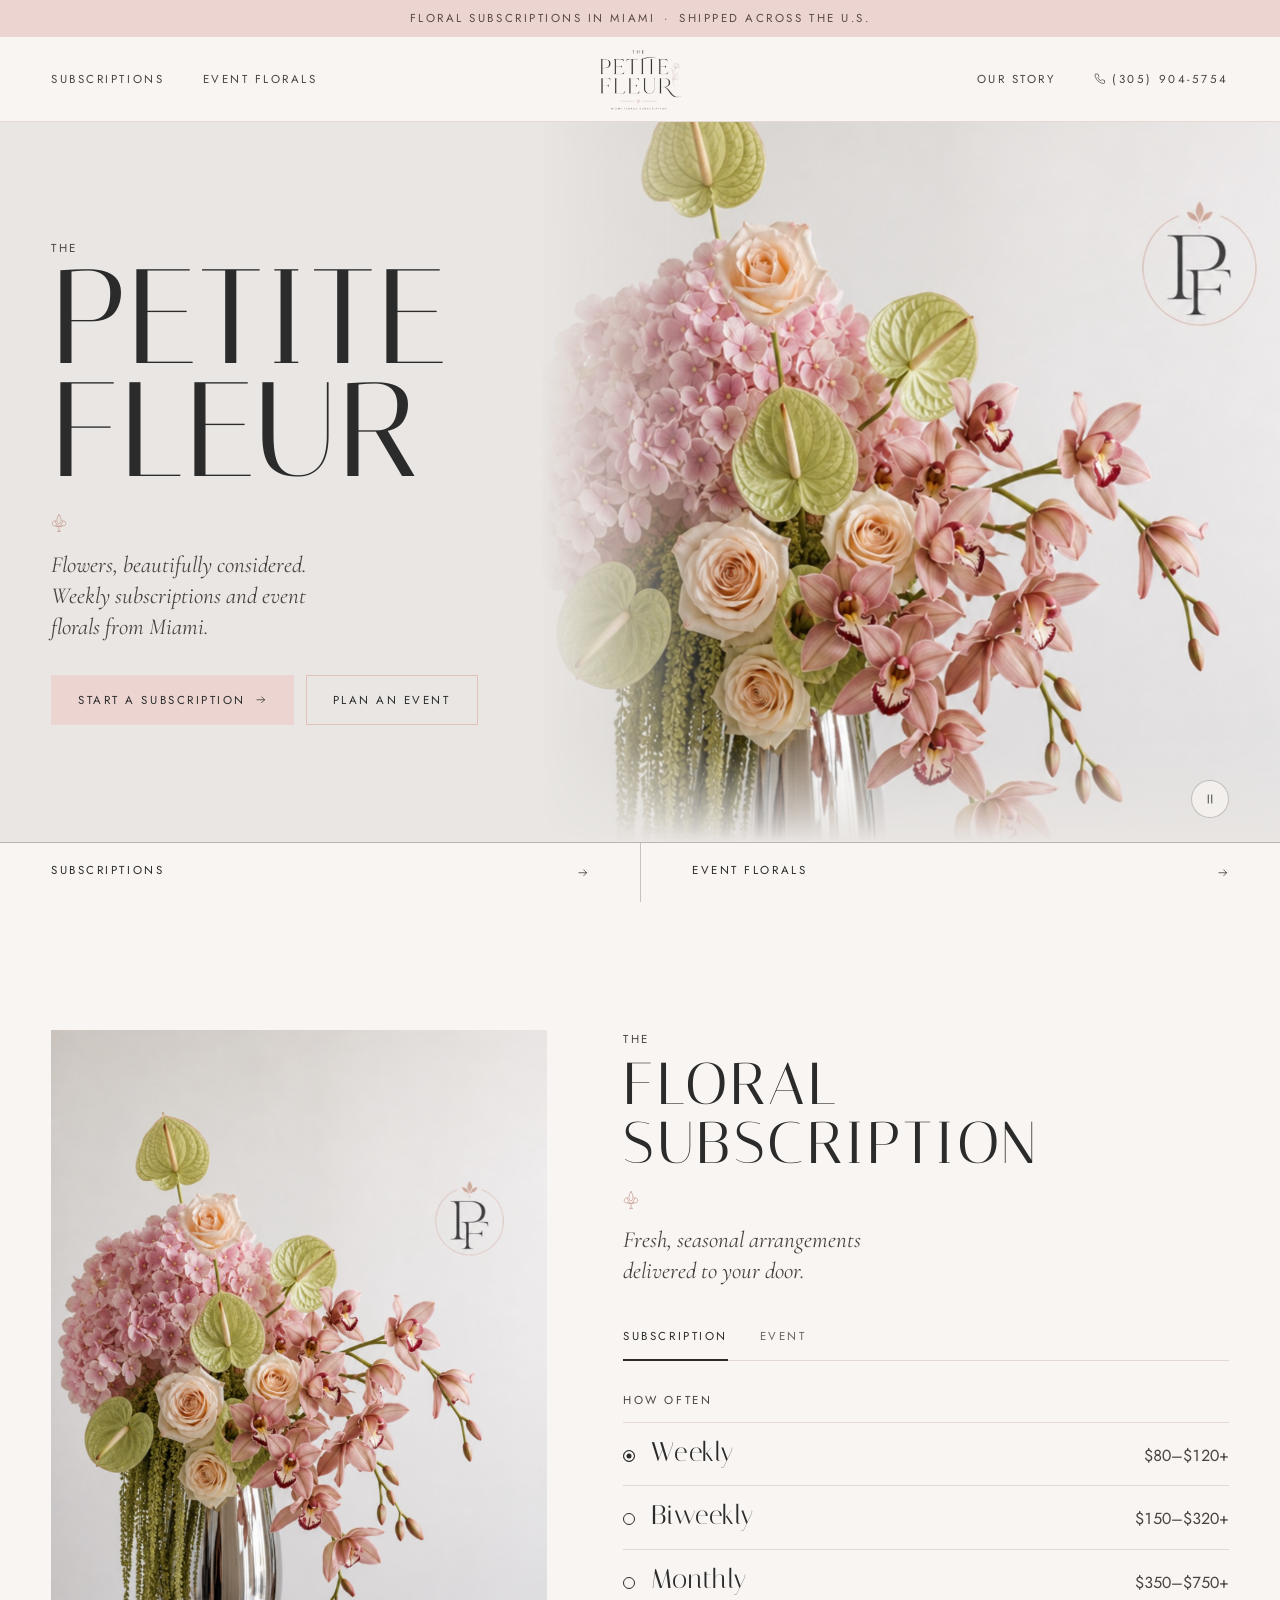
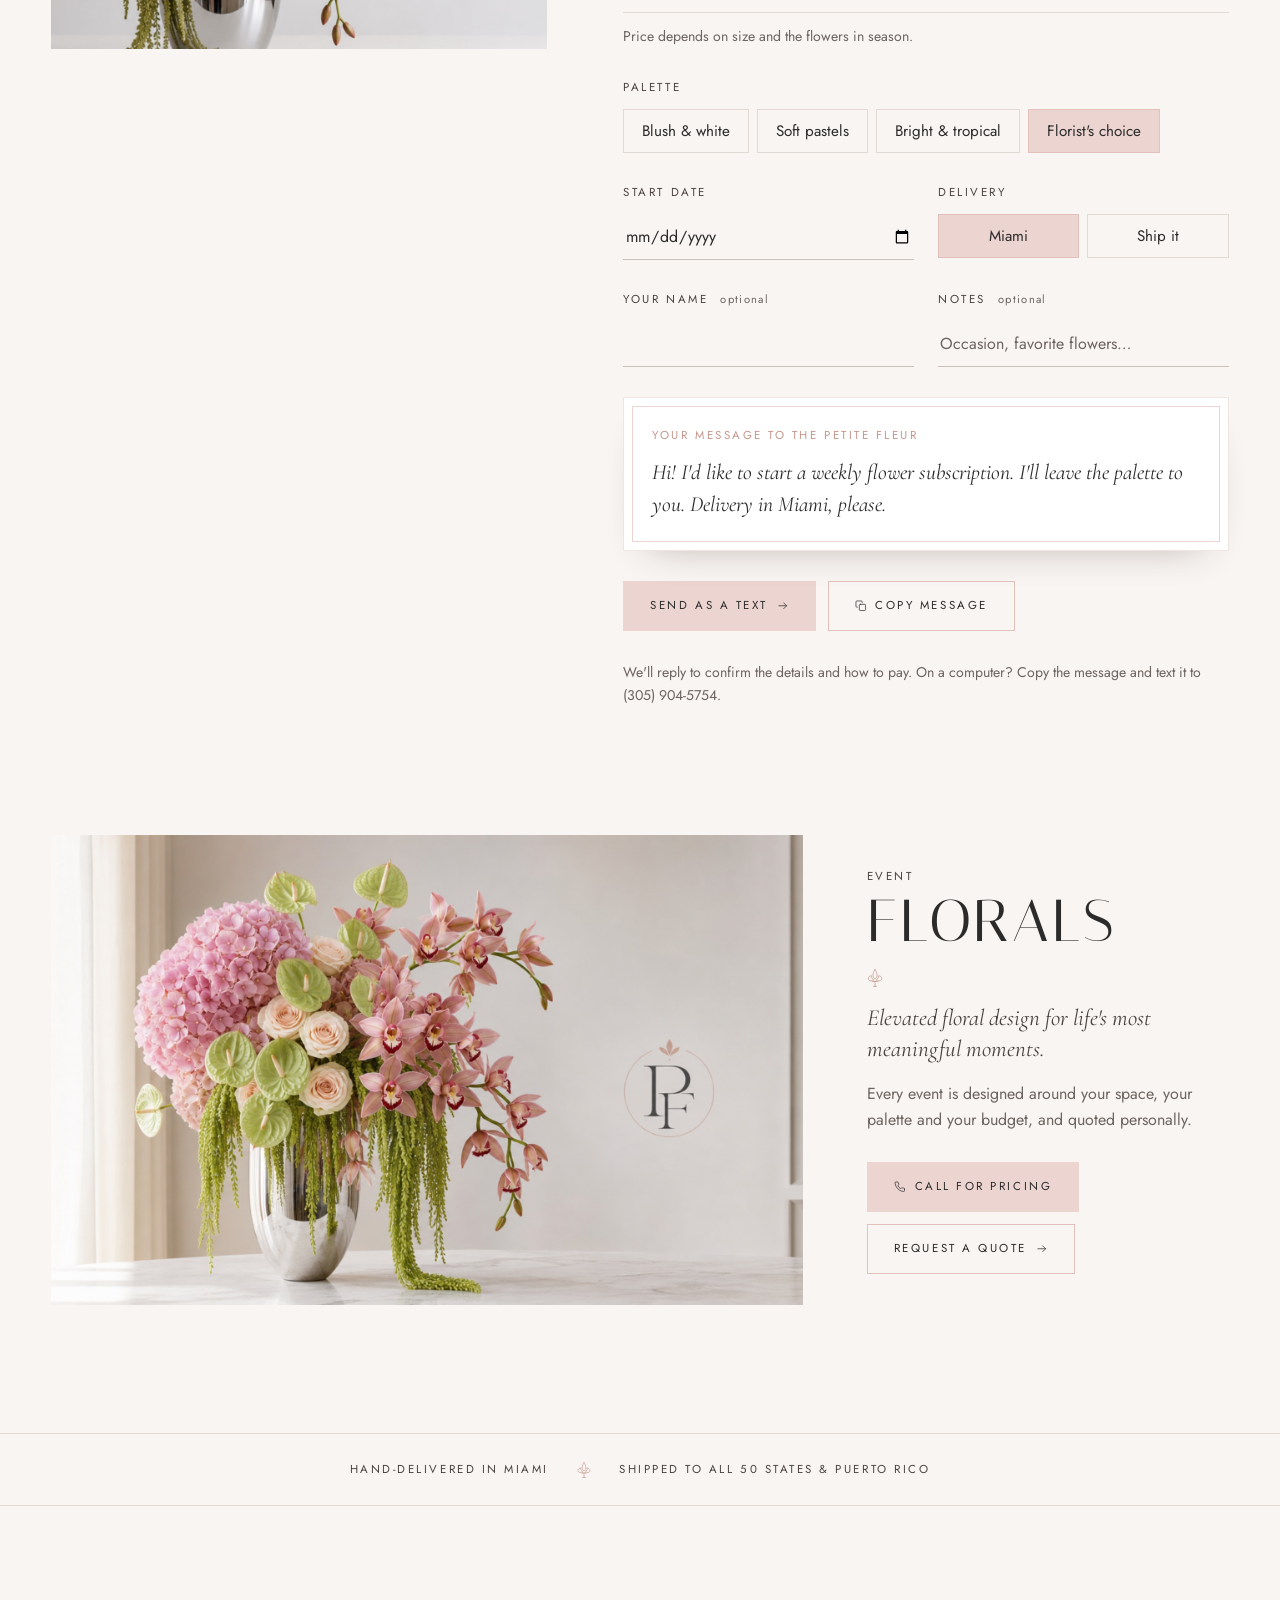
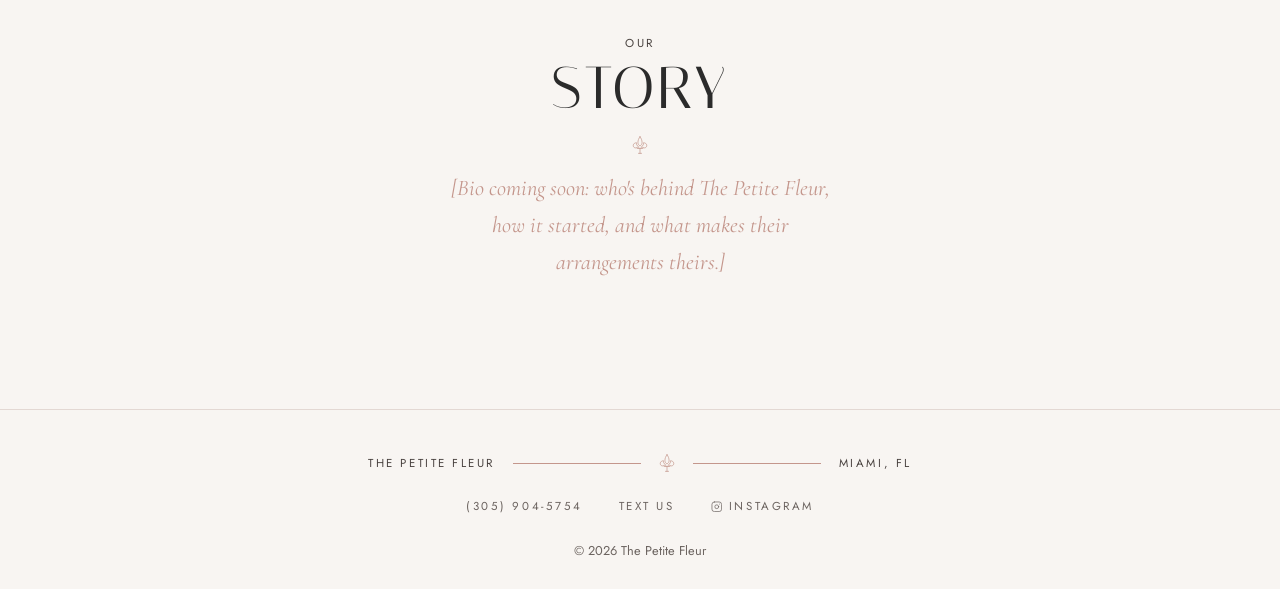
<file: v4.html>
<!doctype html>
<html lang="en">
<head>
  <meta charset="utf-8">
  <meta name="robots" content="noindex, nofollow">
  <meta name="viewport" content="width=device-width, initial-scale=1, viewport-fit=cover">
  <title>The Petite Fleur · Miami Floral Subscription &amp; Event Florals</title>
  <meta name="description" content="The Petite Fleur: Miami floral subscriptions and event florals. Weekly, biweekly and monthly arrangements, hand-delivered in Miami and shipped across the U.S., including Hawaii and Puerto Rico.">
  <meta name="theme-color" content="#f8f5f2">
  <link rel="preconnect" href="https://fonts.googleapis.com">
  <link rel="preconnect" href="https://fonts.gstatic.com" crossorigin>
  <link href="https://fonts.googleapis.com/css2?family=Italiana&family=Jost:wght@300;400;500&family=Cormorant+Garamond:ital,wght@1,400;1,500&display=swap" rel="stylesheet">
  <link rel="stylesheet" href="v4.css">
</head>
<body>
  <svg width="0" height="0" style="position:absolute" aria-hidden="true">
    <symbol id="i-phone" viewBox="0 0 24 24"><path d="M22 16.9v3a2 2 0 0 1-2.2 2 19.8 19.8 0 0 1-8.6-3.1 19.5 19.5 0 0 1-6-6A19.8 19.8 0 0 1 2.1 4.2 2 2 0 0 1 4.1 2h3a2 2 0 0 1 2 1.7c.1 1 .4 1.9.7 2.8a2 2 0 0 1-.5 2.1L8 9.9a16 16 0 0 0 6 6l1.3-1.3a2 2 0 0 1 2.1-.4c.9.3 1.8.6 2.8.7a2 2 0 0 1 1.7 2z"/></symbol>
    <symbol id="i-text" viewBox="0 0 24 24"><path d="M21 15a2 2 0 0 1-2 2H7l-4 4V5a2 2 0 0 1 2-2h14a2 2 0 0 1 2 2z"/></symbol>
    <symbol id="i-arrow" viewBox="0 0 24 24"><path d="M4 12h16M14 6l6 6-6 6"/></symbol>
    <symbol id="i-insta" viewBox="0 0 24 24"><rect x="2" y="2" width="20" height="20" rx="5"/><path d="M16 11.4A4 4 0 1 1 12.6 8 4 4 0 0 1 16 11.4z"/><path d="M17.5 6.5h.01"/></symbol>
    <symbol id="i-copy" viewBox="0 0 24 24"><rect x="9" y="9" width="13" height="13" rx="2"/><path d="M5 15H4a2 2 0 0 1-2-2V4a2 2 0 0 1 2-2h9a2 2 0 0 1 2 2v1"/></symbol>
    <symbol id="i-pause" viewBox="0 0 24 24"><path d="M9 5v14M15 5v14"/></symbol>
    <symbol id="i-play" viewBox="0 0 24 24"><path d="M7 4.5v15l12-7.5z"/></symbol>
    <symbol id="i-check" viewBox="0 0 24 24"><path d="M20 6 9 17l-5-5"/></symbol>
    <!-- Fleur-de-lis from the logo's divider -->
    <symbol id="fleur" viewBox="0 0 24 28"><path d="M12 1c-2.2 3-3.2 6-3.2 9 0 2.4 1.2 4.2 3.2 5.6 2-1.4 3.2-3.2 3.2-5.6 0-3-1-6-3.2-9Zm-2.6 15.3C7 15.1 6 12.7 6.9 10.6c-2.7-.4-5.2 1.4-5.4 3.9-.2 2.3 1.6 4 3.6 4 1.3 0 2.1-.7 2.4-1.5.6 1 1.8 1.6 3 1.6M14.6 16.3c2.4-1.2 3.4-3.6 2.5-5.7 2.7-.4 5.2 1.4 5.4 3.9.2 2.3-1.6 4-3.6 4-1.3 0-2.1-.7-2.4-1.5-.6 1-1.8 1.6-3 1.6M7.5 19.4h9M12 19.4v7.6M9.6 27h4.8"/></symbol>
  </svg>

  <a class="skip" href="#main">Skip to content</a>

  <p class="announce">Floral subscriptions in Miami<span class="announce-more"><span aria-hidden="true">·</span>Shipped across the U.S.</span></p>

  <header class="site-header">
    <nav class="nav-left" aria-label="Main">
      <a href="#subscription">Subscriptions</a>
      <a href="#events">Event florals</a>
    </nav>
    <a class="logo" href="#top" aria-label="The Petite Fleur, home">
      <img src="assets/brand/logo-crop.jpg" alt="The Petite Fleur" width="1200" height="925">
    </a>
    <div class="nav-right">
      <a href="#story">Our story</a>
      <a class="nav-phone" href="tel:+13059045754"><svg class="icon" aria-hidden="true"><use href="#i-phone"/></svg><span>(305) 904-5754</span></a>
    </div>
  </header>

  <main id="main">
    <section class="hero" id="top" aria-labelledby="hero-h">
      <figure class="hero-flower">
        <img src="assets/brand/arrangement-hydrangea.jpg" alt="Pink hydrangea, peach roses, green anthurium and pink cymbidium orchids cascading from a chrome vase" width="1333" height="2000">
      </figure>
      <div class="hero-copy">
        <p class="kicker">The</p>
        <h1 class="hero-word" id="hero-h"><span>Petite</span> <span>Fleur</span></h1>
        <svg class="fleur" aria-hidden="true"><use href="#fleur"/></svg>
        <p class="accent">Flowers, beautifully considered. Weekly subscriptions and event florals from Miami.</p>
        <div class="hero-actions">
          <a class="btn btn-blush" href="#subscription">Start a subscription <svg class="icon" aria-hidden="true"><use href="#i-arrow"/></svg></a>
          <a class="btn btn-line" href="#events">Plan an event</a>
        </div>
      </div>
      <button class="motion-toggle" type="button" aria-label="Pause animation">
        <svg class="icon i-pause" aria-hidden="true"><use href="#i-pause"/></svg>
        <svg class="icon i-play" aria-hidden="true"><use href="#i-play"/></svg>
      </button>
      <div class="hero-paths">
        <a href="#subscription"><span>Subscriptions</span><svg class="icon" aria-hidden="true"><use href="#i-arrow"/></svg></a>
        <a href="#events"><span>Event florals</span><svg class="icon" aria-hidden="true"><use href="#i-arrow"/></svg></a>
      </div>
    </section>

    <section class="subscription" id="subscription" aria-labelledby="sub-h">
      <figure class="sub-photo">
        <img src="assets/brand/arrangement-hydrangea.jpg" alt="Pink hydrangea, peach roses, green anthurium and cascading amaranthus with pink cymbidium orchids in a chrome vase" loading="lazy" width="1333" height="2000">
      </figure>

      <div class="sub-body">
        <p class="kicker">The</p>
        <h2 id="sub-h">Floral Subscription</h2>
        <svg class="fleur" aria-hidden="true"><use href="#fleur"/></svg>
        <p class="accent">Fresh, seasonal arrangements delivered to your door.</p>

        <form class="builder" id="order" novalidate>
          <div class="tabs" role="radiogroup" aria-label="What are you ordering?">
            <input type="radio" name="kind" id="k-sub" value="subscription" checked>
            <label for="k-sub">Subscription</label>
            <input type="radio" name="kind" id="k-event" value="event">
            <label for="k-event">Event</label>
          </div>

          <fieldset class="panel" data-panel="subscription">
            <legend>How often</legend>
            <label class="plan"><input type="radio" name="plan" value="weekly" checked><span class="plan-name">Weekly</span><span class="plan-price">$80–$120+</span></label>
            <label class="plan"><input type="radio" name="plan" value="biweekly"><span class="plan-name">Biweekly</span><span class="plan-price">$150–$320+</span></label>
            <label class="plan"><input type="radio" name="plan" value="monthly"><span class="plan-name">Monthly</span><span class="plan-price">$350–$750+</span></label>
            <p class="hint">Price depends on size and the flowers in season.</p>
          </fieldset>

          <div class="panel" data-panel="event" hidden>
            <div class="row">
              <label class="field"><span>Event date</span><input type="date" name="eventDate"></label>
              <label class="field"><span>Guests</span>
                <select name="guests">
                  <option value="">Not sure yet</option>
                  <option>Under 25</option>
                  <option>25 to 75</option>
                  <option>75 to 150</option>
                  <option>150+</option>
                </select>
              </label>
            </div>
            <label class="field"><span>Location</span><input type="text" name="venue" placeholder="Venue or neighborhood" autocomplete="off"></label>
          </div>

          <fieldset>
            <legend>Palette</legend>
            <div class="chips">
              <label class="chip"><input type="radio" name="palette" value="blush and white"><span>Blush &amp; white</span></label>
              <label class="chip"><input type="radio" name="palette" value="soft pastels"><span>Soft pastels</span></label>
              <label class="chip"><input type="radio" name="palette" value="bright and tropical"><span>Bright &amp; tropical</span></label>
              <label class="chip"><input type="radio" name="palette" value="florist's choice" checked><span>Florist's choice</span></label>
            </div>
          </fieldset>

          <div class="panel" data-panel="subscription">
            <div class="row">
              <label class="field"><span>Start date</span><input type="date" name="start"></label>
              <fieldset class="field">
                <legend>Delivery</legend>
                <div class="chips chips-2">
                  <label class="chip"><input type="radio" name="where" value="miami" checked><span>Miami</span></label>
                  <label class="chip"><input type="radio" name="where" value="ship"><span>Ship it</span></label>
                </div>
              </fieldset>
            </div>
            <label class="field" data-ship hidden><span>Shipping ZIP code</span><input type="text" name="zip" inputmode="numeric" autocomplete="postal-code" maxlength="5" placeholder="e.g. 96815"></label>
          </div>

          <div class="row">
            <label class="field"><span>Your name <small>optional</small></span><input type="text" name="name" autocomplete="given-name"></label>
            <label class="field"><span>Notes <small>optional</small></span><input type="text" name="notes" placeholder="Occasion, favorite flowers…" autocomplete="off"></label>
          </div>

          <div class="note-card" aria-labelledby="note-h">
            <p class="note-label" id="note-h">Your message to The Petite Fleur</p>
            <p class="note-text" id="bubble" aria-live="polite"></p>
          </div>

          <div class="send">
            <a class="btn btn-blush" id="send" href="sms:+13059045754">Send as a text <svg class="icon" aria-hidden="true"><use href="#i-arrow"/></svg></a>
            <button class="btn btn-line" type="button" id="copy"><svg class="icon i-copy" aria-hidden="true"><use href="#i-copy"/></svg><svg class="icon i-check" aria-hidden="true"><use href="#i-check"/></svg><span>Copy message</span></button>
          </div>
          <p class="hint">We'll reply to confirm the details and how to pay. On a computer? Copy the message and text it to (305) 904-5754.</p>
        </form>
      </div>
    </section>

    <section class="events" id="events" aria-labelledby="events-h">
      <figure class="events-photo">
        <img src="assets/brand/arrangement-wide.jpg" alt="A sweeping arrangement of pink hydrangea, peach roses, green anthurium and pink cymbidium orchids in a chrome vase" loading="lazy" width="2000" height="1125">
      </figure>
      <div class="events-body">
        <p class="kicker">Event</p>
        <h2 id="events-h">Florals</h2>
        <svg class="fleur" aria-hidden="true"><use href="#fleur"/></svg>
        <p class="accent">Elevated floral design for life's most meaningful moments.</p>
        <p class="plain">Every event is designed around your space, your palette and your budget, and quoted personally.</p>
        <div class="events-actions">
          <a class="btn btn-blush" href="tel:+13059045754"><svg class="icon" aria-hidden="true"><use href="#i-phone"/></svg>Call for pricing</a>
          <a class="btn btn-line" href="#order" data-event>Request a quote <svg class="icon" aria-hidden="true"><use href="#i-arrow"/></svg></a>
        </div>
      </div>
    </section>

    <section class="delivery" aria-label="Delivery">
      <p><span>Hand-delivered in Miami</span><svg class="fleur fleur-inline" aria-hidden="true"><use href="#fleur"/></svg><span>Shipped to all 50 states &amp; Puerto Rico</span></p>
    </section>

    <!-- PLACEHOLDER: replace the bracketed story once the client sends it. -->
    <section class="story" id="story" aria-labelledby="story-h">
      <p class="kicker">Our</p>
      <h2 id="story-h">Story</h2>
      <svg class="fleur" aria-hidden="true"><use href="#fleur"/></svg>
      <p class="placeholder">[Bio coming soon: who's behind The Petite Fleur, how it started, and what makes their arrangements theirs.]</p>
    </section>
  </main>

  <footer class="site-footer">
    <div class="foot-line">
      <span>The Petite Fleur</span>
      <span class="rule" aria-hidden="true"></span>
      <svg class="fleur" aria-hidden="true"><use href="#fleur"/></svg>
      <span class="rule" aria-hidden="true"></span>
      <span>Miami, FL</span>
    </div>
    <div class="foot-links">
      <a href="tel:+13059045754">(305) 904-5754</a>
      <a href="sms:+13059045754">Text us</a>
      <a href="https://www.instagram.com/thepetitefleurmiami/" target="_blank" rel="noopener"><svg class="icon" aria-hidden="true"><use href="#i-insta"/></svg>Instagram</a>
    </div>
    <p class="fine">© <span id="year">2026</span> The Petite Fleur</p>
  </footer>

  <div class="dock" aria-label="Quick contact">
    <a class="dock-primary" href="#order"><svg class="icon" aria-hidden="true"><use href="#i-text"/></svg><span>Text to order</span></a>
    <a href="tel:+13059045754"><svg class="icon" aria-hidden="true"><use href="#i-phone"/></svg>Call</a>
  </div>

  <script src="v4.js" defer></script>
</body>
</html>
</file>
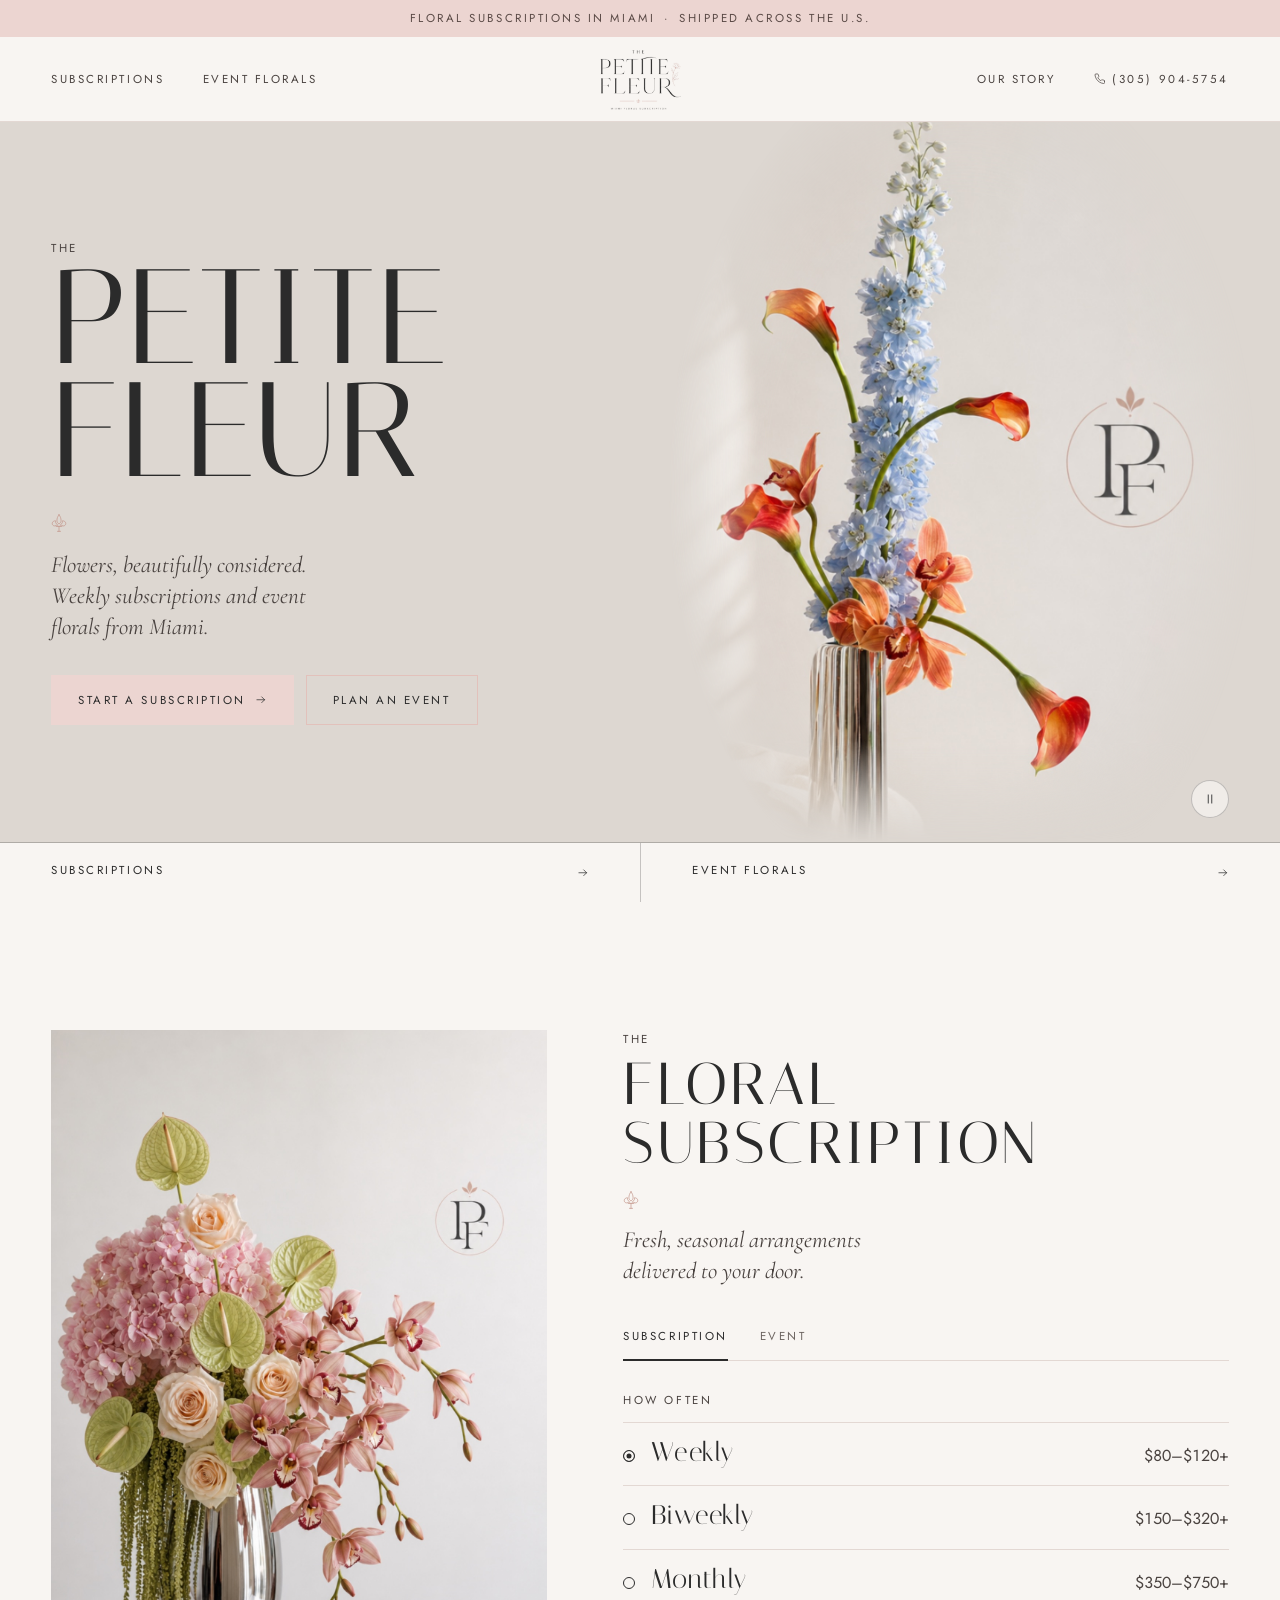
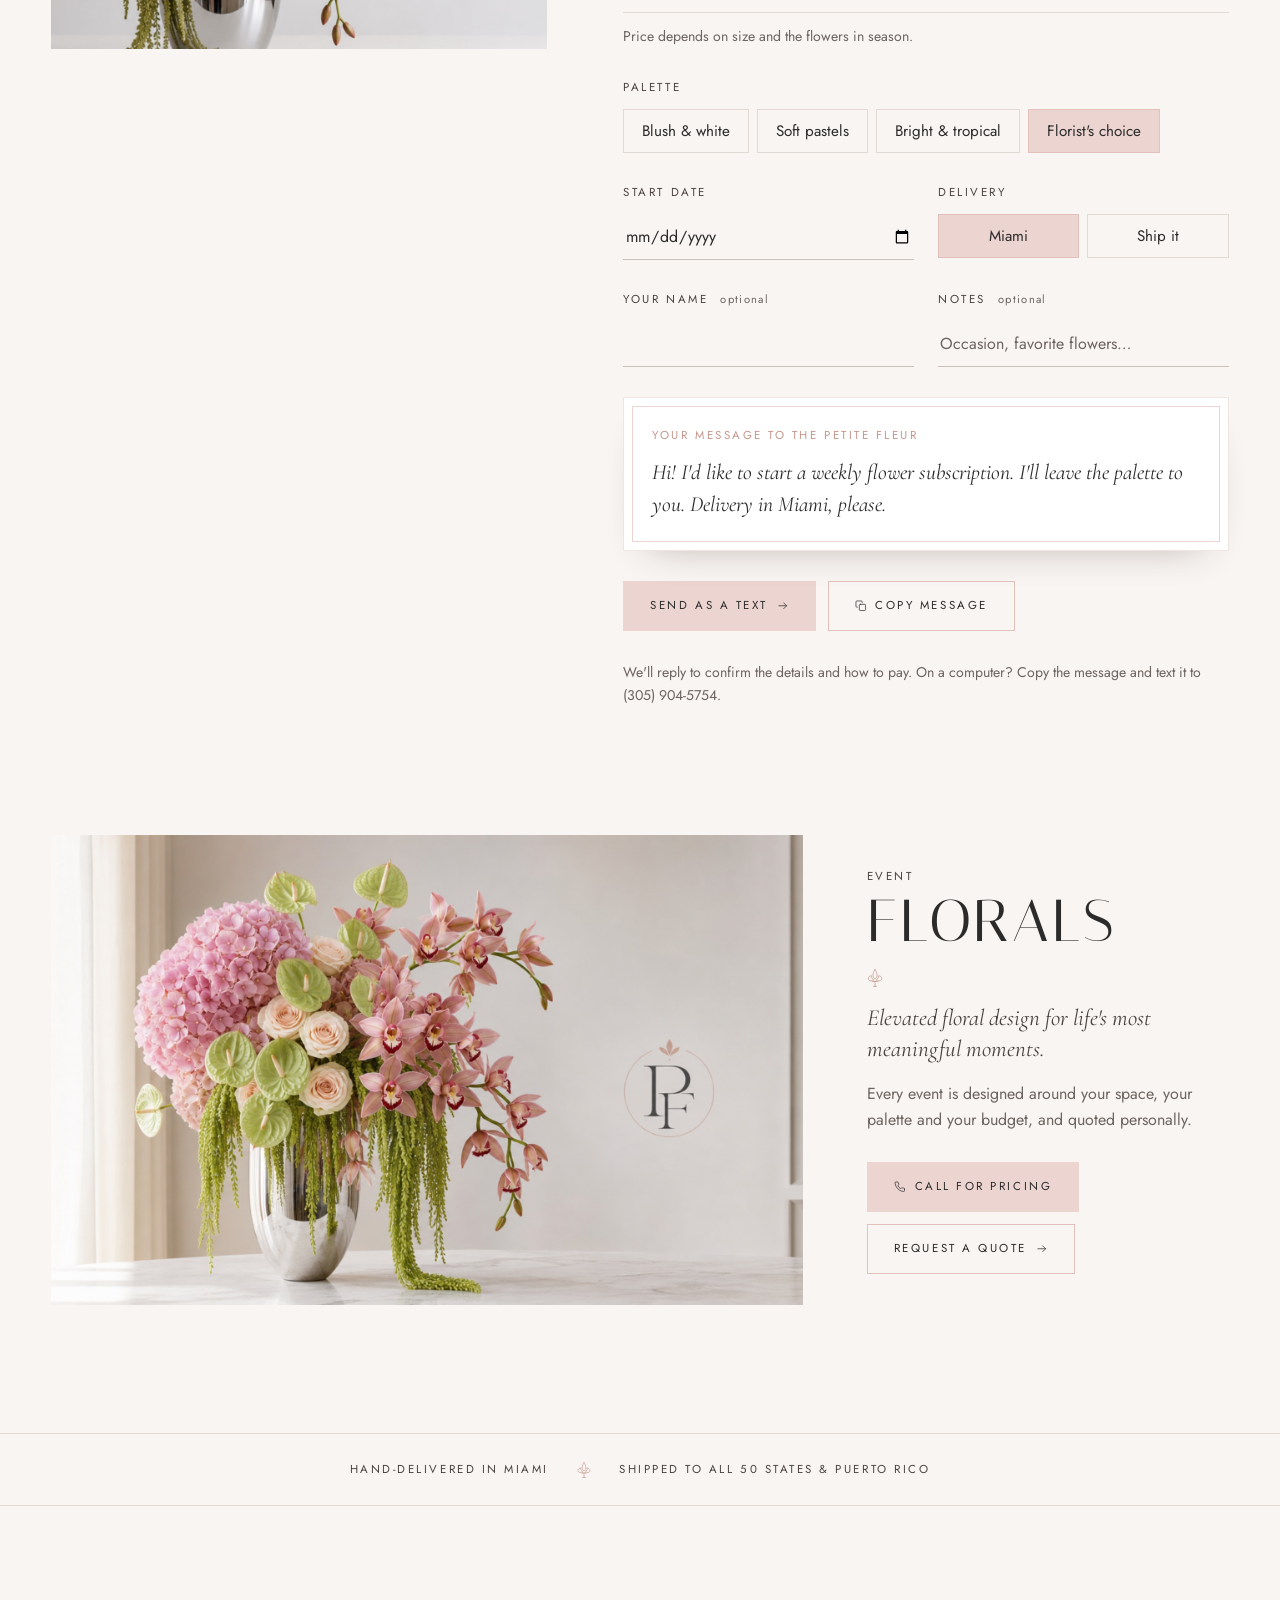
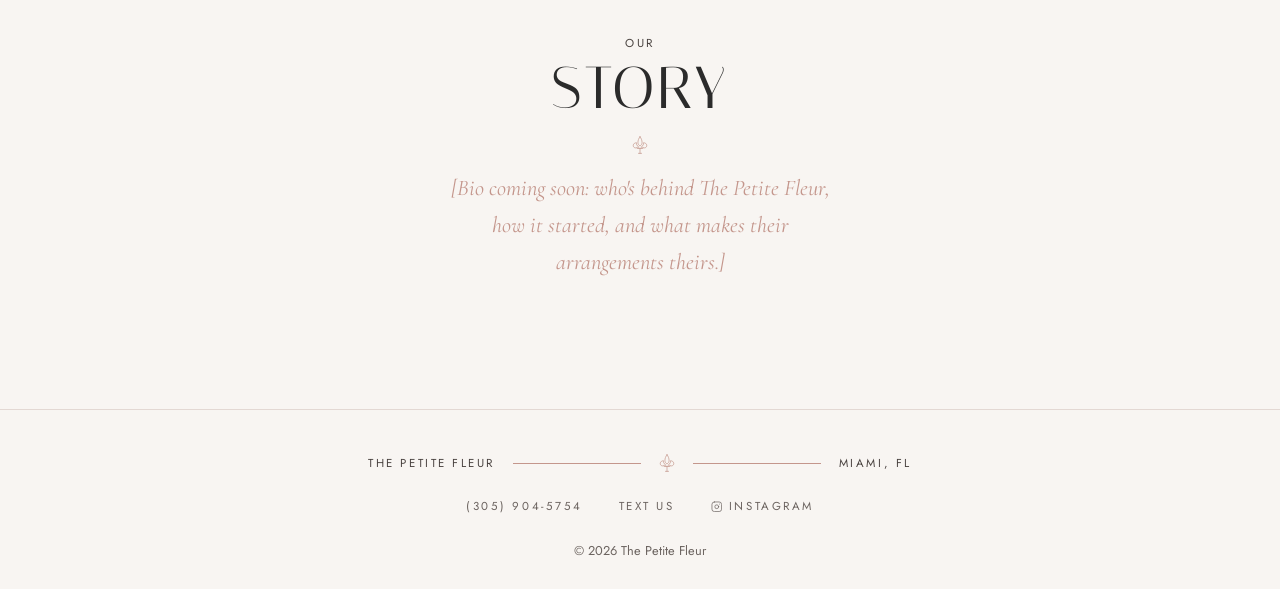
<file: v5.html>
<!doctype html>
<html lang="en">
<head>
  <meta charset="utf-8">
  <meta name="robots" content="noindex, nofollow">
  <meta name="viewport" content="width=device-width, initial-scale=1, viewport-fit=cover">
  <title>The Petite Fleur · Miami Floral Subscription &amp; Event Florals</title>
  <meta name="description" content="The Petite Fleur: Miami floral subscriptions and event florals. Weekly, biweekly and monthly arrangements, hand-delivered in Miami and shipped across the U.S., including Hawaii and Puerto Rico.">
  <meta name="theme-color" content="#f8f5f2">
  <link rel="preconnect" href="https://fonts.googleapis.com">
  <link rel="preconnect" href="https://fonts.gstatic.com" crossorigin>
  <link href="https://fonts.googleapis.com/css2?family=Italiana&family=Jost:wght@300;400;500&family=Cormorant+Garamond:ital,wght@1,400;1,500&display=swap" rel="stylesheet">
  <link rel="stylesheet" href="v4.css">
</head>
<body>
  <svg width="0" height="0" style="position:absolute" aria-hidden="true">
    <symbol id="i-phone" viewBox="0 0 24 24"><path d="M22 16.9v3a2 2 0 0 1-2.2 2 19.8 19.8 0 0 1-8.6-3.1 19.5 19.5 0 0 1-6-6A19.8 19.8 0 0 1 2.1 4.2 2 2 0 0 1 4.1 2h3a2 2 0 0 1 2 1.7c.1 1 .4 1.9.7 2.8a2 2 0 0 1-.5 2.1L8 9.9a16 16 0 0 0 6 6l1.3-1.3a2 2 0 0 1 2.1-.4c.9.3 1.8.6 2.8.7a2 2 0 0 1 1.7 2z"/></symbol>
    <symbol id="i-text" viewBox="0 0 24 24"><path d="M21 15a2 2 0 0 1-2 2H7l-4 4V5a2 2 0 0 1 2-2h14a2 2 0 0 1 2 2z"/></symbol>
    <symbol id="i-arrow" viewBox="0 0 24 24"><path d="M4 12h16M14 6l6 6-6 6"/></symbol>
    <symbol id="i-insta" viewBox="0 0 24 24"><rect x="2" y="2" width="20" height="20" rx="5"/><path d="M16 11.4A4 4 0 1 1 12.6 8 4 4 0 0 1 16 11.4z"/><path d="M17.5 6.5h.01"/></symbol>
    <symbol id="i-copy" viewBox="0 0 24 24"><rect x="9" y="9" width="13" height="13" rx="2"/><path d="M5 15H4a2 2 0 0 1-2-2V4a2 2 0 0 1 2-2h9a2 2 0 0 1 2 2v1"/></symbol>
    <symbol id="i-pause" viewBox="0 0 24 24"><path d="M9 5v14M15 5v14"/></symbol>
    <symbol id="i-play" viewBox="0 0 24 24"><path d="M7 4.5v15l12-7.5z"/></symbol>
    <symbol id="i-check" viewBox="0 0 24 24"><path d="M20 6 9 17l-5-5"/></symbol>
    <!-- Fleur-de-lis from the logo's divider -->
    <symbol id="fleur" viewBox="0 0 24 28"><path d="M12 1c-2.2 3-3.2 6-3.2 9 0 2.4 1.2 4.2 3.2 5.6 2-1.4 3.2-3.2 3.2-5.6 0-3-1-6-3.2-9Zm-2.6 15.3C7 15.1 6 12.7 6.9 10.6c-2.7-.4-5.2 1.4-5.4 3.9-.2 2.3 1.6 4 3.6 4 1.3 0 2.1-.7 2.4-1.5.6 1 1.8 1.6 3 1.6M14.6 16.3c2.4-1.2 3.4-3.6 2.5-5.7 2.7-.4 5.2 1.4 5.4 3.9.2 2.3-1.6 4-3.6 4-1.3 0-2.1-.7-2.4-1.5-.6 1-1.8 1.6-3 1.6M7.5 19.4h9M12 19.4v7.6M9.6 27h4.8"/></symbol>
  </svg>

  <a class="skip" href="#main">Skip to content</a>

  <p class="announce">Floral subscriptions in Miami<span class="announce-more"><span aria-hidden="true">·</span>Shipped across the U.S.</span></p>

  <header class="site-header">
    <nav class="nav-left" aria-label="Main">
      <a href="#subscription">Subscriptions</a>
      <a href="#events">Event florals</a>
    </nav>
    <a class="logo" href="#top" aria-label="The Petite Fleur, home">
      <img src="assets/brand/logo-crop.jpg" alt="The Petite Fleur" width="1200" height="925">
    </a>
    <div class="nav-right">
      <a href="#story">Our story</a>
      <a class="nav-phone" href="tel:+13059045754"><svg class="icon" aria-hidden="true"><use href="#i-phone"/></svg><span>(305) 904-5754</span></a>
    </div>
  </header>

  <main id="main">
    <section class="hero hero--delphinium" id="top" aria-labelledby="hero-h">
      <figure class="hero-flower">
        <img src="assets/brand/arrangement-delphinium.jpg" alt="A tall arrangement of pale blue delphinium, orange calla lilies and cymbidium orchids in a chrome vase" width="1333" height="2000">
      </figure>
      <div class="hero-copy">
        <p class="kicker">The</p>
        <h1 class="hero-word" id="hero-h"><span>Petite</span> <span>Fleur</span></h1>
        <svg class="fleur" aria-hidden="true"><use href="#fleur"/></svg>
        <p class="accent">Flowers, beautifully considered. Weekly subscriptions and event florals from Miami.</p>
        <div class="hero-actions">
          <a class="btn btn-blush" href="#subscription">Start a subscription <svg class="icon" aria-hidden="true"><use href="#i-arrow"/></svg></a>
          <a class="btn btn-line" href="#events">Plan an event</a>
        </div>
      </div>
      <button class="motion-toggle" type="button" aria-label="Pause animation">
        <svg class="icon i-pause" aria-hidden="true"><use href="#i-pause"/></svg>
        <svg class="icon i-play" aria-hidden="true"><use href="#i-play"/></svg>
      </button>
      <div class="hero-paths">
        <a href="#subscription"><span>Subscriptions</span><svg class="icon" aria-hidden="true"><use href="#i-arrow"/></svg></a>
        <a href="#events"><span>Event florals</span><svg class="icon" aria-hidden="true"><use href="#i-arrow"/></svg></a>
      </div>
    </section>

    <section class="subscription" id="subscription" aria-labelledby="sub-h">
      <figure class="sub-photo">
        <img src="assets/brand/arrangement-hydrangea.jpg" alt="Pink hydrangea, peach roses, green anthurium and cascading amaranthus with pink cymbidium orchids in a chrome vase" loading="lazy" width="1333" height="2000">
      </figure>

      <div class="sub-body">
        <p class="kicker">The</p>
        <h2 id="sub-h">Floral Subscription</h2>
        <svg class="fleur" aria-hidden="true"><use href="#fleur"/></svg>
        <p class="accent">Fresh, seasonal arrangements delivered to your door.</p>

        <form class="builder" id="order" novalidate>
          <div class="tabs" role="radiogroup" aria-label="What are you ordering?">
            <input type="radio" name="kind" id="k-sub" value="subscription" checked>
            <label for="k-sub">Subscription</label>
            <input type="radio" name="kind" id="k-event" value="event">
            <label for="k-event">Event</label>
          </div>

          <fieldset class="panel" data-panel="subscription">
            <legend>How often</legend>
            <label class="plan"><input type="radio" name="plan" value="weekly" checked><span class="plan-name">Weekly</span><span class="plan-price">$80–$120+</span></label>
            <label class="plan"><input type="radio" name="plan" value="biweekly"><span class="plan-name">Biweekly</span><span class="plan-price">$150–$320+</span></label>
            <label class="plan"><input type="radio" name="plan" value="monthly"><span class="plan-name">Monthly</span><span class="plan-price">$350–$750+</span></label>
            <p class="hint">Price depends on size and the flowers in season.</p>
          </fieldset>

          <div class="panel" data-panel="event" hidden>
            <div class="row">
              <label class="field"><span>Event date</span><input type="date" name="eventDate"></label>
              <label class="field"><span>Guests</span>
                <select name="guests">
                  <option value="">Not sure yet</option>
                  <option>Under 25</option>
                  <option>25 to 75</option>
                  <option>75 to 150</option>
                  <option>150+</option>
                </select>
              </label>
            </div>
            <label class="field"><span>Location</span><input type="text" name="venue" placeholder="Venue or neighborhood" autocomplete="off"></label>
          </div>

          <fieldset>
            <legend>Palette</legend>
            <div class="chips">
              <label class="chip"><input type="radio" name="palette" value="blush and white"><span>Blush &amp; white</span></label>
              <label class="chip"><input type="radio" name="palette" value="soft pastels"><span>Soft pastels</span></label>
              <label class="chip"><input type="radio" name="palette" value="bright and tropical"><span>Bright &amp; tropical</span></label>
              <label class="chip"><input type="radio" name="palette" value="florist's choice" checked><span>Florist's choice</span></label>
            </div>
          </fieldset>

          <div class="panel" data-panel="subscription">
            <div class="row">
              <label class="field"><span>Start date</span><input type="date" name="start"></label>
              <fieldset class="field">
                <legend>Delivery</legend>
                <div class="chips chips-2">
                  <label class="chip"><input type="radio" name="where" value="miami" checked><span>Miami</span></label>
                  <label class="chip"><input type="radio" name="where" value="ship"><span>Ship it</span></label>
                </div>
              </fieldset>
            </div>
            <label class="field" data-ship hidden><span>Shipping ZIP code</span><input type="text" name="zip" inputmode="numeric" autocomplete="postal-code" maxlength="5" placeholder="e.g. 96815"></label>
          </div>

          <div class="row">
            <label class="field"><span>Your name <small>optional</small></span><input type="text" name="name" autocomplete="given-name"></label>
            <label class="field"><span>Notes <small>optional</small></span><input type="text" name="notes" placeholder="Occasion, favorite flowers…" autocomplete="off"></label>
          </div>

          <div class="note-card" aria-labelledby="note-h">
            <p class="note-label" id="note-h">Your message to The Petite Fleur</p>
            <p class="note-text" id="bubble" aria-live="polite"></p>
          </div>

          <div class="send">
            <a class="btn btn-blush" id="send" href="sms:+13059045754">Send as a text <svg class="icon" aria-hidden="true"><use href="#i-arrow"/></svg></a>
            <button class="btn btn-line" type="button" id="copy"><svg class="icon i-copy" aria-hidden="true"><use href="#i-copy"/></svg><svg class="icon i-check" aria-hidden="true"><use href="#i-check"/></svg><span>Copy message</span></button>
          </div>
          <p class="hint">We'll reply to confirm the details and how to pay. On a computer? Copy the message and text it to (305) 904-5754.</p>
        </form>
      </div>
    </section>

    <section class="events" id="events" aria-labelledby="events-h">
      <figure class="events-photo">
        <img src="assets/brand/arrangement-wide.jpg" alt="A sweeping arrangement of pink hydrangea, peach roses, green anthurium and pink cymbidium orchids in a chrome vase" loading="lazy" width="2000" height="1125">
      </figure>
      <div class="events-body">
        <p class="kicker">Event</p>
        <h2 id="events-h">Florals</h2>
        <svg class="fleur" aria-hidden="true"><use href="#fleur"/></svg>
        <p class="accent">Elevated floral design for life's most meaningful moments.</p>
        <p class="plain">Every event is designed around your space, your palette and your budget, and quoted personally.</p>
        <div class="events-actions">
          <a class="btn btn-blush" href="tel:+13059045754"><svg class="icon" aria-hidden="true"><use href="#i-phone"/></svg>Call for pricing</a>
          <a class="btn btn-line" href="#order" data-event>Request a quote <svg class="icon" aria-hidden="true"><use href="#i-arrow"/></svg></a>
        </div>
      </div>
    </section>

    <section class="delivery" aria-label="Delivery">
      <p><span>Hand-delivered in Miami</span><svg class="fleur fleur-inline" aria-hidden="true"><use href="#fleur"/></svg><span>Shipped to all 50 states &amp; Puerto Rico</span></p>
    </section>

    <!-- PLACEHOLDER: replace the bracketed story once the client sends it. -->
    <section class="story" id="story" aria-labelledby="story-h">
      <p class="kicker">Our</p>
      <h2 id="story-h">Story</h2>
      <svg class="fleur" aria-hidden="true"><use href="#fleur"/></svg>
      <p class="placeholder">[Bio coming soon: who's behind The Petite Fleur, how it started, and what makes their arrangements theirs.]</p>
    </section>
  </main>

  <footer class="site-footer">
    <div class="foot-line">
      <span>The Petite Fleur</span>
      <span class="rule" aria-hidden="true"></span>
      <svg class="fleur" aria-hidden="true"><use href="#fleur"/></svg>
      <span class="rule" aria-hidden="true"></span>
      <span>Miami, FL</span>
    </div>
    <div class="foot-links">
      <a href="tel:+13059045754">(305) 904-5754</a>
      <a href="sms:+13059045754">Text us</a>
      <a href="https://www.instagram.com/thepetitefleurmiami/" target="_blank" rel="noopener"><svg class="icon" aria-hidden="true"><use href="#i-insta"/></svg>Instagram</a>
    </div>
    <p class="fine">© <span id="year">2026</span> The Petite Fleur</p>
  </footer>

  <div class="dock" aria-label="Quick contact">
    <a class="dock-primary" href="#order"><svg class="icon" aria-hidden="true"><use href="#i-text"/></svg><span>Text to order</span></a>
    <a href="tel:+13059045754"><svg class="icon" aria-hidden="true"><use href="#i-phone"/></svg>Call</a>
  </div>

  <script src="v4.js" defer></script>
</body>
</html>
</file>
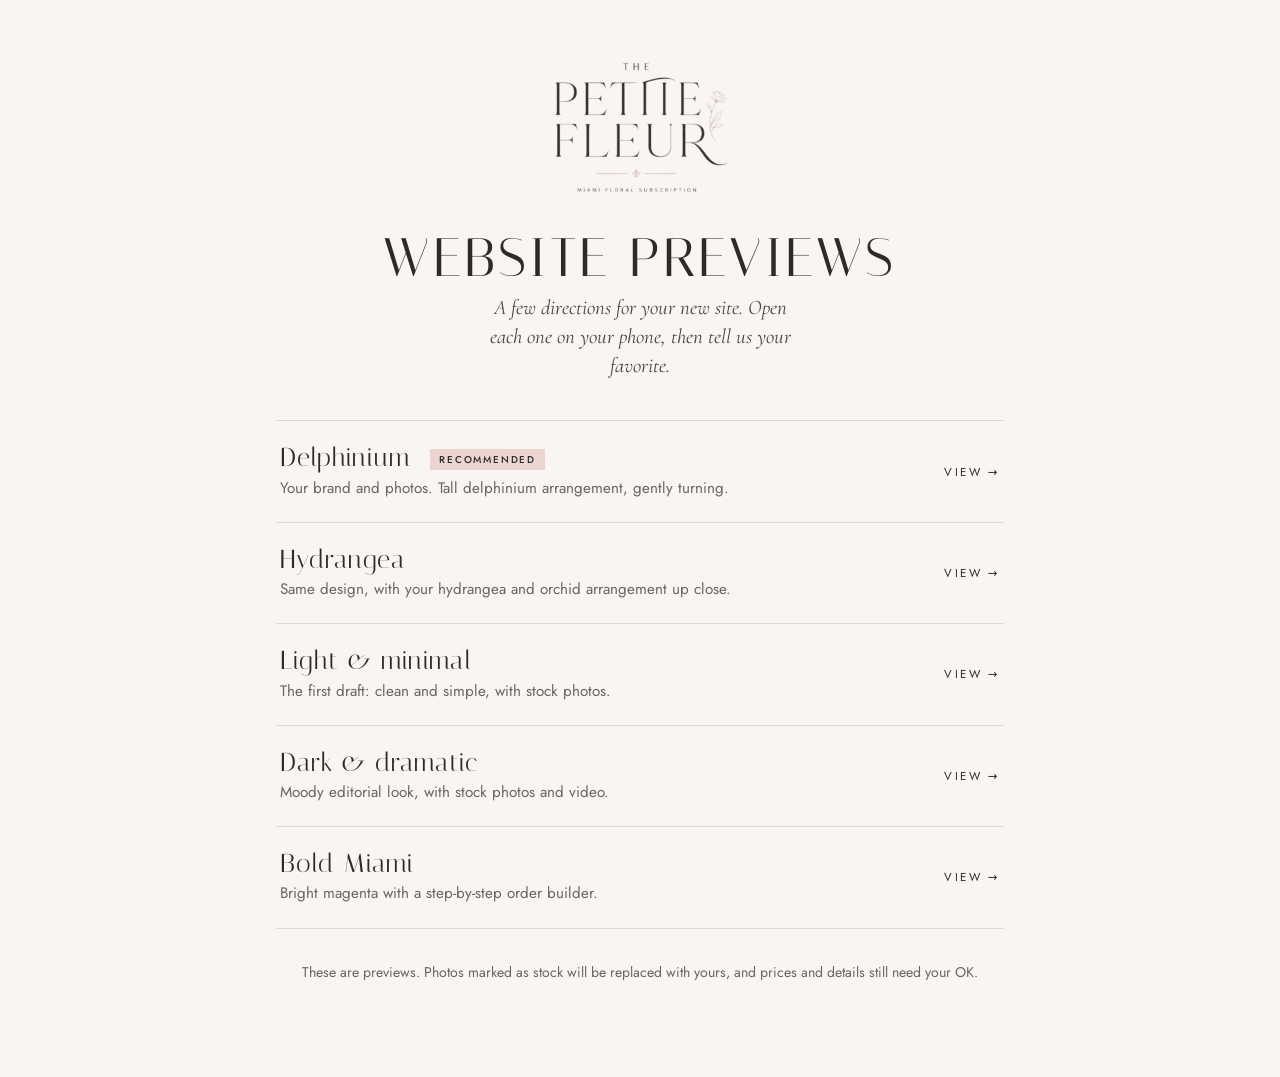
<file: versions.html>
<!doctype html>
<html lang="en">
<head>
  <meta charset="utf-8">
  <meta name="robots" content="noindex, nofollow">
  <meta name="viewport" content="width=device-width, initial-scale=1">
  <title>The Petite Fleur · Website Previews</title>
  <link rel="preconnect" href="https://fonts.googleapis.com">
  <link rel="preconnect" href="https://fonts.gstatic.com" crossorigin>
  <link href="https://fonts.googleapis.com/css2?family=Italiana&family=Jost:wght@400;500&family=Cormorant+Garamond:ital@1&display=swap" rel="stylesheet">
  <style>
    :root { --ivory: #f8f5f2; --ink: #2b2b2b; --muted: #6c6460; --rose: #c4968c; --blush: #ecd5d1; --line: #e3d8d3; }
    * { box-sizing: border-box; }
    body { margin: 0; background: var(--ivory); color: var(--ink); font: 400 1rem/1.6 "Jost", system-ui, sans-serif; -webkit-font-smoothing: antialiased; }
    main { max-width: 760px; margin: 0 auto; padding: 56px 16px 80px; }
    .logo { display: block; width: 180px; margin: 0 auto; mix-blend-mode: multiply; }
    h1 { margin: 36px 0 8px; text-align: center; font: 400 clamp(2.2rem, 7vw, 3.4rem)/1 "Italiana", serif; letter-spacing: 0.06em; text-transform: uppercase; }
    .intro { text-align: center; font: italic 1.3rem/1.4 "Cormorant Garamond", serif; color: #4a4340; max-width: 34ch; margin: 0 auto 40px; }
    ol { list-style: none; margin: 0; padding: 0; border-top: 1px solid var(--line); }
    li a { display: grid; grid-template-columns: 1fr auto; gap: 4px 24px; align-items: center; padding: 22px 4px; border-bottom: 1px solid var(--line); color: inherit; text-decoration: none; transition: background-color 150ms ease; }
    .name { font: 400 1.6rem/1.1 "Italiana", serif; letter-spacing: 0.04em; }
    .tag { margin-left: 10px; padding: 3px 9px; background: var(--blush); font: 500 0.62rem/1.4 "Jost", sans-serif; letter-spacing: 0.18em; text-transform: uppercase; vertical-align: middle; }
    .desc { grid-column: 1; color: var(--muted); font-size: 0.95rem; }
    .go { grid-row: 1 / span 2; grid-column: 2; font-size: 0.72rem; letter-spacing: 0.22em; text-transform: uppercase; }
    .note { margin-top: 32px; text-align: center; color: var(--muted); font-size: 0.88rem; }
    @media (hover: hover) and (pointer: fine) { li a:hover { background: #f1ebe7; } }
    a:focus-visible { outline: 1.5px solid var(--ink); outline-offset: 2px; }
  </style>
</head>
<body>
  <main>
    <img class="logo" src="assets/brand/logo-crop.jpg" alt="The Petite Fleur">
    <h1>Website previews</h1>
    <p class="intro">A few directions for your new site. Open each one on your phone, then tell us your favorite.</p>
    <ol>
      <li><a href="v5.html"><span class="name">Delphinium <span class="tag">Recommended</span></span><span class="desc">Your brand and photos. Tall delphinium arrangement, gently turning.</span><span class="go">View →</span></a></li>
      <li><a href="v4.html"><span class="name">Hydrangea</span><span class="desc">Same design, with your hydrangea and orchid arrangement up close.</span><span class="go">View →</span></a></li>
      <li><a href="light.html"><span class="name">Light &amp; minimal</span><span class="desc">The first draft: clean and simple, with stock photos.</span><span class="go">View →</span></a></li>
      <li><a href="dark.html"><span class="name">Dark &amp; dramatic</span><span class="desc">Moody editorial look, with stock photos and video.</span><span class="go">View →</span></a></li>
      <li><a href="v3.html"><span class="name">Bold Miami</span><span class="desc">Bright magenta with a step-by-step order builder.</span><span class="go">View →</span></a></li>
    </ol>
    <p class="note">These are previews. Photos marked as stock will be replaced with yours, and prices and details still need your OK.</p>
  </main>
</body>
</html>
</file>
<file: v4.css>
:root {
  --ivory: #f8f5f2;        /* her site's ground */
  --greige: #ddd7d1;       /* matches the backdrop in her photos */
  --greige-light: #e9e6e3;
  --bar-h: 60px; /* the hydrangea photo's backdrop */
  --ink: #2b2b2b;          /* logo charcoal */
  --muted: #6c6460;
  --rose: #c4968c;         /* logo linework */
  --blush: #ecd5d1;        /* her buttons */
  --blush-deep: #e2c1bb;
  --line: #e3d8d3;

  --ease-out: cubic-bezier(0.23, 1, 0.32, 1);

  --gutter: clamp(16px, 4vw, 56px);
  --max: 1280px;
  --section: clamp(80px, 10vw, 144px);

  --display: "Italiana", "Bodoni Moda", serif;
  --sans: "Jost", system-ui, sans-serif;
  --accent: "Cormorant Garamond", Georgia, serif;
}

*, *::before, *::after { box-sizing: border-box; }
html { scroll-behavior: smooth; scroll-padding-top: 96px; -webkit-text-size-adjust: 100%; scrollbar-color: var(--blush-deep) var(--ivory); }
body {
  margin: 0; background: var(--ivory); color: var(--ink);
  font: 400 1rem/1.65 var(--sans);
  -webkit-font-smoothing: antialiased; -webkit-tap-highlight-color: transparent;
}
::selection { background: var(--blush); color: var(--ink); }
:focus-visible { outline: 1.5px solid var(--ink); outline-offset: 4px; }
a { color: inherit; text-decoration: none; }
h1, h2 { margin: 0; font-weight: 400; }
p { margin: 0; text-wrap: pretty; }
img { display: block; max-width: 100%; }
input, select, button { font: inherit; color: inherit; }
fieldset { border: 0; margin: 0; padding: 0; min-width: 0; }
legend { padding: 0; }

.skip { position: absolute; left: -999px; top: 8px; background: var(--ink); color: #fff; padding: 8px 12px; }
.skip:focus { left: 8px; z-index: 30; }
.icon { width: 1em; height: 1em; fill: none; stroke: currentColor; stroke-width: 1.5; stroke-linecap: round; stroke-linejoin: round; flex: none; }
.fleur { width: 16px; height: 18px; fill: none; stroke: var(--rose); stroke-width: 1.1; stroke-linecap: round; stroke-linejoin: round; }

/* Tracked caps: the logo's "MIAMI FLORAL SUBSCRIPTION" voice */
.announce, .site-header a, .hero-side, .hero-paths, .kicker, legend, .field > span, .tabs label, .btn, .note-label, .delivery p, .foot-line, .foot-links {
  font-family: var(--sans); font-weight: 400; text-transform: uppercase; letter-spacing: 0.22em; font-size: 0.72rem;
}

.announce { background: var(--blush); text-align: center; padding: 9px var(--gutter); color: #5a4a46; }
.announce span span { margin: 0 0.8em; }

/* Header: nav · logo · nav */
.site-header {
  position: sticky; top: 0; z-index: 20;
  display: grid; grid-template-columns: 1fr auto 1fr; align-items: center; gap: 24px;
  padding: 10px var(--gutter);
  background: rgb(248 245 242 / 0.96); border-bottom: 1px solid var(--line);
}
.nav-left, .nav-right { display: flex; align-items: center; gap: clamp(20px, 3vw, 44px); }
.nav-right { justify-content: flex-end; }
.site-header a { position: relative; padding: 6px 0; color: #4a4340; }
.logo { padding: 0 !important; }
.logo img { height: 64px; width: auto; mix-blend-mode: multiply; }
.nav-phone { display: inline-flex; align-items: center; gap: 0.6em; }

/* Underline that draws in from the left on hover */
.nav-left a::after, .nav-right a::after, .hero-paths span::after {
  content: ""; position: absolute; left: 0; right: 0; bottom: 0; height: 1px; background: var(--rose);
  transform: scaleX(0); transform-origin: left; transition: transform 300ms var(--ease-out);
}
.hero-paths span { position: relative; padding-bottom: 4px; }
@media (hover: hover) and (pointer: fine) {
  .nav-left a:hover::after, .nav-right a:hover::after, .hero-paths a:hover span::after { transform: scaleX(1); }
}

/* Hero: her arrangement, up close and breathing */
.hero {
  position: relative; overflow: hidden;
  min-height: calc(100svh - 120px);
  display: grid; grid-template-rows: 1fr auto; align-items: center;
  background: var(--greige-light);
}
.hero-flower {
  position: absolute; inset: 0 0 var(--bar-h) auto; z-index: 0; margin: 0; overflow: hidden;
  width: min(max(45%, calc(100% - 540px)), 1100px);   /* always starts beside the copy */
  -webkit-mask-image: linear-gradient(90deg, transparent 0%, #000 26%), linear-gradient(0deg, transparent 0%, #000 14%);
  -webkit-mask-composite: source-in;
          mask-image: linear-gradient(90deg, transparent 0%, #000 26%), linear-gradient(0deg, transparent 0%, #000 14%);
          mask-composite: intersect;
}
.hero-flower img {
  width: 100%; height: 100%; object-fit: cover; object-position: 30% 38%;
  transform-origin: 45% 92%;   /* turn around the vase, like a turntable */
  transform: scale(1.12);
}
.hero-copy { position: relative; z-index: 2; padding: clamp(40px, 6vw, 88px) var(--gutter); max-width: 760px; }
.hero-word {
  display: flex; flex-direction: column; margin-top: 4px;
  font-family: var(--display); font-size: clamp(4rem, 10.5vw, 10.5rem); line-height: 0.84; letter-spacing: 0.01em;
  text-transform: uppercase; color: var(--ink);
}
.hero-copy .fleur { display: block; margin: 26px 0 18px; }
.hero-copy .accent { max-width: 26ch; }
.hero-actions { display: flex; flex-wrap: wrap; gap: 12px; margin-top: 32px; }
.motion-toggle {
  position: absolute; z-index: 3; right: var(--gutter); bottom: 84px;
  display: grid; place-items: center; width: 38px; height: 38px; padding: 0;
  border: 1px solid rgb(43 43 43 / 0.25); border-radius: 999px; background: rgb(248 245 242 / 0.7); color: var(--ink); cursor: pointer;
  transition: transform 140ms var(--ease-out), border-color 150ms ease;
}
.motion-toggle:active { transform: scale(0.94); }
.motion-toggle .icon { width: 14px; height: 14px; }
.motion-toggle .i-play { fill: currentColor; stroke: none; }
.motion-toggle .i-play, .hero.is-still .motion-toggle .i-pause { display: none; }
.hero.is-still .motion-toggle .i-play { display: block; }
.hero-paths {
  position: relative; z-index: 2; grid-row: 2; height: var(--bar-h);
  display: grid; grid-template-columns: 1fr 1fr;
  border-top: 1px solid rgb(43 43 43 / 0.25);
}
.hero-paths a { display: flex; justify-content: space-between; align-items: center; padding: 0 var(--gutter); background: var(--ivory); }
.hero-paths a + a { border-left: 1px solid rgb(43 43 43 / 0.25); }

/* v5: the delphinium hero. A tall single silhouette, so it is shown whole and sways from the vase. */
.hero--delphinium { background: var(--greige); }
.hero--delphinium .hero-flower img {
  position: absolute; top: 1%; right: 8%;
  width: auto; height: 110%; max-width: none; object-fit: contain;
  transform-origin: 42% 90%;
  -webkit-mask-image: radial-gradient(ellipse 50% 50% at 50% 50%, #000 66%, transparent 100%);
          mask-image: radial-gradient(ellipse 50% 50% at 50% 50%, #000 66%, transparent 100%);
}
@media (max-width: 600px) {
  .hero--delphinium .hero-flower img { right: auto; left: 50%; margin-left: 0; translate: -50% 0; width: auto; height: 120%; top: -4%; }
}

/* Section heads: kicker + display word + fleur, as on her site */
.kicker { color: #4a4340; }
.subscription h2, .events h2, .story h2 { font-family: var(--display); font-size: clamp(2.4rem, 4.6vw, 3.8rem); line-height: 1; letter-spacing: 0.06em; text-transform: uppercase; margin-top: 6px; }
.subscription .fleur, .events .fleur, .story .fleur { display: block; margin: 18px 0 16px; }
.accent { font-family: var(--accent); font-style: italic; font-size: clamp(1.25rem, 1.8vw, 1.5rem); line-height: 1.35; color: #4a4340; max-width: 30ch; }

/* Subscription + builder */
.subscription {
  display: grid; grid-template-columns: minmax(0, 0.9fr) minmax(0, 1.1fr); gap: clamp(32px, 6vw, 96px);
  align-items: start;
  padding: var(--section) max(var(--gutter), calc((100vw - var(--max)) / 2));
}
.sub-photo { position: sticky; top: 112px; margin: 0; aspect-ratio: 4 / 5; overflow: hidden; background: var(--greige); }
.sub-photo img { width: 100%; height: 100%; object-fit: cover; object-position: 50% 35%; }

.builder { display: grid; gap: 30px; margin-top: 40px; }
legend, .field > span { display: block; margin-bottom: 12px; color: #4a4340; }
.field small { margin-left: 0.6em; color: var(--muted); letter-spacing: 0.12em; text-transform: none; font-size: 0.7rem; }
.hint { color: var(--muted); font-size: 0.88rem; }
.row { display: grid; grid-template-columns: 1fr 1fr; gap: 24px; }
.panel { display: grid; gap: 24px; }
.panel[hidden], [data-ship][hidden] { display: none; }
fieldset.panel { gap: 0; }
fieldset.panel .hint { margin-top: 12px; }

.tabs { display: flex; gap: 32px; border-bottom: 1px solid var(--line); }
.tabs input { position: absolute; opacity: 0; pointer-events: none; }
.tabs label { position: relative; padding: 0 0 14px; cursor: pointer; color: var(--muted); transition: color 200ms ease; }
.tabs label::after { content: ""; position: absolute; left: 0; right: 0; bottom: -1px; height: 1.5px; background: var(--ink); transform: scaleX(0); transform-origin: left; transition: transform 300ms var(--ease-out); }
.tabs input:checked + label { color: var(--ink); }
.tabs input:checked + label::after { transform: scaleX(1); }
.tabs input:focus-visible + label { outline: 1.5px solid var(--ink); outline-offset: 4px; }

.plan { position: relative; display: flex; align-items: baseline; gap: 16px; padding: 16px 0; border-bottom: 1px solid var(--line); cursor: pointer; }
.plan:first-of-type { border-top: 1px solid var(--line); }
.plan input { position: absolute; opacity: 0; inset: 0; margin: 0; cursor: pointer; }
.plan::before { content: ""; flex: none; width: 12px; height: 12px; border: 1px solid var(--ink); border-radius: 999px; translate: 0 1px; transition: background-color 150ms ease, box-shadow 150ms ease; }
.plan:has(input:checked)::before { background: var(--ink); box-shadow: inset 0 0 0 2.5px var(--ivory); }
.plan:has(input:focus-visible) { outline: 1.5px solid var(--ink); outline-offset: 2px; }
.plan-name { font-family: var(--display); font-size: 1.7rem; line-height: 1; letter-spacing: 0.04em; }
.plan-price { margin-left: auto; font-size: 1rem; font-variant-numeric: lining-nums tabular-nums; color: #4a4340; }

.chips { display: flex; flex-wrap: wrap; gap: 8px; }
.chips-2 { display: grid; grid-template-columns: 1fr 1fr; }
.chip { position: relative; cursor: pointer; }
.chip input { position: absolute; opacity: 0; inset: 0; margin: 0; cursor: pointer; }
.chip span {
  display: flex; align-items: center; justify-content: center; min-height: 44px; padding: 0 18px;
  border: 1px solid var(--line); background: transparent; font-size: 0.95rem;
  transition: background-color 150ms ease, border-color 150ms ease;
}
.chip input:checked + span { background: var(--blush); border-color: var(--blush-deep); }
.chip input:focus-visible + span { outline: 1.5px solid var(--ink); outline-offset: 2px; }
@media (hover: hover) and (pointer: fine) { .chip:hover span { border-color: var(--rose); } }

input[type="text"], input[type="date"], select {
  width: 100%; min-height: 46px; padding: 0 2px; border: 0; border-bottom: 1px solid #cdbfb9;
  background: transparent; border-radius: 0; font-size: 1rem; caret-color: var(--rose); accent-color: var(--ink);
  transition: border-color 150ms ease;
}
input::placeholder { color: var(--muted); }
input:focus-visible, select:focus-visible { outline: none; border-bottom-color: var(--ink); box-shadow: 0 1px 0 var(--ink); }
select { appearance: none; background-image: url("data:image/svg+xml,%3Csvg xmlns='http://www.w3.org/2000/svg' width='12' height='8' fill='none' stroke='%232b2b2b' stroke-width='1.3' stroke-linecap='round'%3E%3Cpath d='m1 1.5 5 5 5-5'/%3E%3C/svg%3E"); background-repeat: no-repeat; background-position: right 4px center; padding-right: 28px; }

/* The message, as a florist's enclosure card */
.note-card { position: relative; background: #fff; padding: 28px 28px 30px; box-shadow: 0 18px 40px -28px rgb(70 45 40 / 0.45); border: 1px solid #efe6e2; }
.note-card::before { content: ""; position: absolute; inset: 8px; border: 1px solid var(--blush); pointer-events: none; }
.note-label { color: var(--rose); }
.note-text { margin-top: 12px; font-family: var(--accent); font-style: italic; font-size: 1.35rem; line-height: 1.45; color: var(--ink); }

.send { display: flex; flex-wrap: wrap; gap: 12px; }
.btn {
  display: inline-flex; align-items: center; justify-content: center; gap: 0.8em;
  min-height: 50px; padding: 0 26px; border: 1px solid transparent; border-radius: 0; cursor: pointer; white-space: nowrap;
  transition: background-color 150ms ease, border-color 150ms ease, transform 140ms var(--ease-out);
}
.btn:active { transform: scale(0.98); }
.btn-blush { background: var(--blush); color: var(--ink); }
.btn-line { border-color: var(--blush-deep); background: transparent; }
.btn .icon { transition: transform 300ms var(--ease-out); }
#copy .i-check, #copy.is-done .i-copy { display: none; }
#copy.is-done .i-check { display: block; }
@media (hover: hover) and (pointer: fine) {
  .btn-blush:hover { background: var(--blush-deep); }
  .btn-line:hover { border-color: var(--rose); }
  .btn:hover .icon:last-child { transform: translateX(3px); }
}

/* Events */
.events { display: grid; grid-template-columns: minmax(0, 1.35fr) minmax(0, 0.65fr); align-items: center; gap: clamp(32px, 5vw, 80px); padding: 0 max(var(--gutter), calc((100vw - var(--max)) / 2)) var(--section); }
.events-photo { margin: 0; aspect-ratio: 16 / 10; overflow: hidden; background: var(--greige); }
.events-photo img { width: 100%; height: 100%; object-fit: cover; object-position: 30% 50%; }
.events .plain { margin-top: 16px; color: var(--muted); max-width: 38ch; }
.events-actions { display: flex; flex-wrap: wrap; gap: 12px; margin-top: 28px; }

/* Delivery band */
.delivery { border-top: 1px solid var(--line); border-bottom: 1px solid var(--line); padding: 26px var(--gutter); }
.delivery p { display: flex; flex-wrap: wrap; justify-content: center; align-items: center; gap: 12px 28px; text-align: center; color: #4a4340; }
.fleur-inline { width: 14px; height: 16px; }

/* Story */
.story { text-align: center; padding: var(--section) var(--gutter); }
.story .fleur { margin-left: auto; margin-right: auto; }
.placeholder { font-family: var(--accent); font-style: italic; font-size: 1.4rem; color: var(--rose); max-width: 40ch; margin: 0 auto; }

/* Footer: her logo line */
.site-footer { padding: 44px var(--gutter) 28px; border-top: 1px solid var(--line); text-align: center; }
.foot-line { display: flex; justify-content: center; align-items: center; gap: 18px; color: #4a4340; }
.foot-line .rule { width: clamp(40px, 10vw, 140px); height: 1px; background: var(--rose); }
.foot-links { display: flex; flex-wrap: wrap; justify-content: center; gap: 12px 36px; margin-top: 24px; }
.foot-links a { display: inline-flex; align-items: center; gap: 0.6em; color: var(--muted); transition: color 150ms ease; }
.fine { margin-top: 24px; font-size: 0.8rem; color: var(--muted); }
@media (hover: hover) and (pointer: fine) { .foot-links a:hover { color: var(--ink); } }

.dock { display: none; }

/* Motion: the name arrives once; the arrangement keeps breathing, like footage. */
@media (prefers-reduced-motion: no-preference) {
  .hero-word span { display: block; animation: word-in 1200ms var(--ease-out) both; }
  .hero-word span + span { animation-delay: 90ms; }
  .hero-copy .accent, .hero-actions, .hero-copy .fleur, .hero-copy .kicker { animation: fade-in 900ms ease 500ms both; }
  .hero-flower { animation: flower-in 1600ms var(--ease-out) both; }
  .hero-flower img { animation: sway 11s cubic-bezier(0.45, 0, 0.55, 1) infinite alternate; }
  .hero.is-still .hero-flower img { animation-play-state: paused; }
  @supports (animation-timeline: scroll()) {
    .hero-flower { animation: flower-in 1600ms var(--ease-out) both, drift linear both; animation-timeline: auto, scroll(root); animation-range: normal, 0 100vh; }
  }
}
@media (prefers-reduced-motion: reduce) {
  html { scroll-behavior: auto; }
  .motion-toggle { display: none; }
}
@keyframes word-in { from { opacity: 0; transform: translateY(18%); filter: blur(6px); } }
@keyframes flower-in { from { opacity: 0; transform: scale(1.04); } }
@keyframes sway { from { transform: scale(1.12) rotate(-3.5deg); } to { transform: scale(1.16) rotate(3.5deg); } }
@keyframes fade-in { from { opacity: 0; } }
@keyframes drift { to { transform: translateY(-6%); } }

/* Responsive */
@media (max-width: 960px) {
  .nav-left, .nav-right a:not(.nav-phone) { display: none; }
  .site-header { grid-template-columns: 1fr auto 1fr; }
  .logo { grid-column: 2; }
  .nav-right { grid-column: 3; }
  .subscription, .events { grid-template-columns: 1fr; }
  .sub-photo { position: static; aspect-ratio: 4 / 3; }
  .hero-flower { width: 50%; }
  .hero-copy { max-width: 52%; }
  .hero-actions .btn { flex: 1 1 100%; }
}
@media (max-width: 600px) {
  .announce { font-size: 0.62rem; letter-spacing: 0.16em; }
  .nav-phone span { display: none; }
  .logo img { height: 52px; }
  .hero { min-height: 0; grid-template-rows: auto auto auto; }
  .hero-flower { position: relative; inset: auto; width: 100%; height: 50svh; grid-row: 1;
    -webkit-mask-image: linear-gradient(0deg, transparent 0%, #000 22%); mask-image: linear-gradient(0deg, transparent 0%, #000 22%); }
  .hero-copy { grid-row: 2; margin-top: -4svh; padding-top: 0; padding-bottom: 32px; max-width: none; }
  .hero-flower img { width: 150%; max-width: none; margin-left: -4%; object-position: 40% 34%; }
  .hero-word { font-size: 22vw; }
  .hero-actions .btn { flex: 1 1 100%; }
  .motion-toggle { top: 16px; bottom: auto; }
  .hero-paths { grid-row: 3; }
  .hero-paths a { padding: 0 16px; font-size: 0.66rem; letter-spacing: 0.16em; }
  .announce .announce-more { display: none; }
  .row { grid-template-columns: 1fr; }
  .send .btn { flex: 1 1 100%; }
  .events-actions .btn { flex: 1 1 100%; }
  .foot-line { gap: 10px; font-size: 0.62rem; }
  body { padding-bottom: calc(72px + env(safe-area-inset-bottom)); }
  .dock {
    display: grid; grid-template-columns: 1.4fr 1fr; gap: 8px;
    position: fixed; left: 0; right: 0; bottom: 0; z-index: 20;
    padding: 10px 16px calc(10px + env(safe-area-inset-bottom));
    background: var(--ivory); border-top: 1px solid var(--line);
  }
  .dock a {
    display: flex; align-items: center; justify-content: center; gap: 0.6em; min-height: 48px;
    border: 1px solid var(--blush-deep); font-family: var(--sans); text-transform: uppercase; letter-spacing: 0.18em; font-size: 0.72rem;
    transition: transform 140ms var(--ease-out);
  }
  .dock .dock-primary { background: var(--blush); }
  .dock a:active { transform: scale(0.98); }
}
</file>
<file: dark.css>
:root {
  --black: #0a0a0a;
  --night: #121012;
  --paper: #f4f3f2;
  --ink: #141214;
  --muted: #6b6669;
  --muted-on-dark: #a8a2a6;
  --line: #e2dfdf;
  --line-dark: #2a2729;
  --rose: #d9a7bd;          /* dusty rose: the second line of display type */
  --bloom: #e8508c;         /* bougainvillea: small accents only */

  --ease-out: cubic-bezier(0.23, 1, 0.32, 1);

  --gutter: clamp(16px, 4vw, 56px);
  --max: 1320px;
  --section: clamp(88px, 12vw, 176px);

  --font: "Hanken Grotesk", system-ui, sans-serif;
}

*, *::before, *::after { box-sizing: border-box; }
html { scroll-behavior: smooth; scroll-padding-top: 72px; -webkit-text-size-adjust: 100%; }
body {
  margin: 0;
  background: var(--black);
  color: #fff;
  font: 400 1.0625rem/1.6 var(--font);
  -webkit-font-smoothing: antialiased;
  -webkit-tap-highlight-color: transparent;
}
::selection { background: var(--bloom); color: #fff; }
:focus-visible { outline: 2px solid var(--bloom); outline-offset: 3px; border-radius: 4px; }
a { color: inherit; text-decoration: none; }
h1, h2, h3 { margin: 0; font-weight: 700; text-wrap: balance; }
p { margin: 0; text-wrap: pretty; }
img, video { display: block; max-width: 100%; }

.skip { position: absolute; left: -999px; top: 8px; background: #fff; color: var(--ink); padding: 8px 12px; }
.skip:focus { left: 8px; z-index: 30; }

.icon { width: 1.05em; height: 1.05em; fill: none; stroke: currentColor; stroke-width: 1.75; stroke-linecap: round; stroke-linejoin: round; flex: none; }
.wrap { max-width: var(--max); margin: 0 auto; padding: 0 var(--gutter); }

/* Header */
.site-header {
  position: fixed; inset: 0 0 auto 0; z-index: 20;
  display: flex; align-items: center; gap: 32px;
  padding: 14px var(--gutter);
  background: linear-gradient(rgb(10 10 10 / 0.7), rgb(10 10 10 / 0));
  transition: background-color 200ms ease;
}
.site-header.is-solid { background: var(--black); }
.wordmark { font-weight: 700; font-size: 1.2rem; letter-spacing: -0.03em; white-space: nowrap; }
.wordmark span { color: var(--bloom); }
.site-header nav { margin: 0 auto; }
.site-header ul { display: flex; gap: 32px; list-style: none; margin: 0; padding: 0; }
.site-header nav a { font-size: 0.92rem; font-weight: 500; color: var(--muted-on-dark); transition: color 150ms ease; }

/* Buttons */
.btn {
  display: inline-flex; align-items: center; justify-content: center; gap: 0.5em;
  min-height: 52px; padding: 0 28px; border-radius: 999px;
  font: 500 1rem/1 var(--font); white-space: nowrap; border: 1px solid transparent;
  transition: background-color 150ms ease, color 150ms ease, border-color 150ms ease, transform 140ms var(--ease-out);
}
.btn:active { transform: scale(0.97); }
.btn-small { min-height: 42px; padding: 0 20px; font-size: 0.92rem; }
.btn-light { background: #fff; color: var(--ink); }
.btn-dark { background: var(--ink); color: #fff; }
.btn-ghost { border-color: rgb(255 255 255 / 0.35); color: #fff; }
.link-arrow { display: inline-flex; align-items: center; gap: 0.5em; font-weight: 500; }
.link-arrow .icon { transition: transform 200ms var(--ease-out); }

@media (hover: hover) and (pointer: fine) {
  .site-header nav a:hover { color: #fff; }
  .btn-light:hover { background: #e9e6e7; }
  .btn-dark:hover { background: #2c282b; }
  .btn-ghost:hover { border-color: #fff; }
  .link-arrow:hover .icon { transform: translateX(4px); }
}

/* Hero */
.hero {
  position: relative; overflow: hidden;
  min-height: 100svh;
  display: flex; align-items: center;
  padding: 120px var(--gutter) 80px;
  background: var(--black);
}
.hero-bg {
  position: absolute; inset: 0; width: 100%; height: 100%;
  object-fit: cover; opacity: 0.42;
}
.hero::after {
  content: ""; position: absolute; inset: 0; z-index: 1; pointer-events: none;
  background:
    linear-gradient(90deg, rgb(10 10 10 / 0.85) 0%, rgb(10 10 10 / 0.35) 55%, rgb(10 10 10 / 0) 100%),
    linear-gradient(0deg, var(--black) 0%, rgb(10 10 10 / 0) 30%);
}
.hero-accent {
  position: absolute; right: max(-6vw, -80px); bottom: -6vh; z-index: 0;
  height: 108%; width: auto; max-width: none;
  mix-blend-mode: lighten; filter: brightness(0.9);
}
.hero-copy { position: relative; z-index: 2; max-width: var(--max); width: 100%; margin: 0 auto; }
.hero h1 { font-size: clamp(3rem, 8.4vw, 7.4rem); line-height: 0.92; letter-spacing: -0.045em; max-width: 11ch; }
.hero h1 span { display: block; }
.hero h1 .soft { font-weight: 300; font-style: italic; color: var(--rose); letter-spacing: -0.04em; }
.hero-copy > p { margin-top: 32px; max-width: 38ch; font-size: 1.15rem; color: rgb(255 255 255 / 0.78); }
.hero-actions { display: flex; flex-wrap: wrap; align-items: center; gap: 16px 32px; margin-top: 40px; }

.video-toggle {
  position: absolute; right: var(--gutter); bottom: 28px; z-index: 3;
  display: grid; place-items: center; width: 40px; height: 40px; padding: 0;
  border: 1px solid rgb(255 255 255 / 0.3); border-radius: 999px;
  background: rgb(10 10 10 / 0.4); color: #fff; cursor: pointer;
  transition: transform 140ms var(--ease-out), border-color 150ms ease;
}
.video-toggle:active { transform: scale(0.94); }
.video-toggle .icon { width: 16px; height: 16px; }
.video-toggle .i-play { fill: currentColor; stroke: none; }
.video-toggle .i-play, .video-toggle.is-paused .i-pause { display: none; }
.video-toggle.is-paused .i-play { display: block; }

/* Shared section heads */
.light { background: var(--paper); color: var(--ink); padding: var(--section) 0; }
.dark { background: var(--night); color: #fff; padding: var(--section) 0; position: relative; overflow: hidden; }
.head { display: flex; flex-wrap: wrap; justify-content: space-between; align-items: flex-end; gap: 24px 48px; margin-bottom: 56px; }
.head h2, .about h2 { font-size: clamp(2.4rem, 5vw, 4rem); line-height: 1; letter-spacing: -0.04em; }
.head p { margin-top: 16px; max-width: 44ch; color: var(--muted); }

/* Subscriptions */
.plans { list-style: none; margin: 0; padding: 0; display: grid; grid-template-columns: repeat(3, minmax(0, 1fr)); gap: clamp(16px, 2vw, 28px); }
.plan { display: flex; flex-direction: column; }
.plan-img { display: block; aspect-ratio: 4 / 5; overflow: hidden; border-radius: 6px; background: #ddd8d9; }
.plan-img img { width: 100%; height: 100%; object-fit: cover; transition: transform 900ms var(--ease-out); }
.plan-row { display: flex; justify-content: space-between; align-items: baseline; gap: 16px; margin-top: 20px; }
.plan-name { font-size: 1.5rem; font-weight: 600; letter-spacing: -0.02em; }
.plan-price { font-size: 1.1rem; font-variant-numeric: tabular-nums lining-nums; }
.plan-sub { margin-top: 4px; color: var(--muted); font-size: 0.95rem; }
.plan-cta { display: inline-flex; align-items: center; gap: 0.5em; margin-top: 16px; font-weight: 600; }
.plan-cta .icon { color: var(--bloom); transition: transform 200ms var(--ease-out); }
.note { margin-top: 40px; color: var(--muted); font-size: 0.95rem; }
@media (hover: hover) and (pointer: fine) {
  .plan:hover .plan-img img { transform: scale(1.06); }
  .plan:hover .plan-cta .icon { transform: translateX(4px); }
}

/* How it works */
.process-accent {
  width: calc(100% + 10vw); max-width: none; margin: 40px 0 0 -10vw;
  mix-blend-mode: lighten; opacity: 0.85; pointer-events: none;
}
.process-grid { position: relative; display: grid; grid-template-columns: minmax(0, 1fr) minmax(0, 1fr); gap: 48px clamp(48px, 8vw, 128px); }
.process-intro h2 { font-size: clamp(2.6rem, 6vw, 5rem); line-height: 0.95; letter-spacing: -0.045em; }
.process-intro p { margin-top: 20px; max-width: 34ch; font-size: 1.1rem; color: var(--muted-on-dark); }
.steps { list-style: none; margin: 0; padding: 0; counter-reset: step; }
.steps li { counter-increment: step; padding: 32px 0; border-top: 1px solid var(--line-dark); display: grid; grid-template-columns: 56px 1fr; }
.steps li:last-child { border-bottom: 1px solid var(--line-dark); }
.steps li::before { content: counter(step, decimal-leading-zero); grid-row: span 2; color: var(--rose); font-variant-numeric: tabular-nums; font-size: 0.95rem; padding-top: 6px; }
.steps h3 { font-size: clamp(1.4rem, 2.4vw, 1.9rem); font-weight: 500; letter-spacing: -0.025em; }
.steps p { margin-top: 10px; color: var(--muted-on-dark); max-width: 42ch; }

/* Events mosaic */
.mosaic { display: grid; grid-template-columns: repeat(3, minmax(0, 1fr)); grid-auto-rows: clamp(220px, 26vw, 360px); gap: clamp(12px, 1.5vw, 20px); }
.tile { position: relative; margin: 0; overflow: hidden; border-radius: 6px; background: #ddd8d9; }
.tile-tall { grid-row: span 2; }
.tile-wide { grid-column: span 2; }
.tile img, .tile video { width: 100%; height: 100%; object-fit: cover; transition: transform 1100ms var(--ease-out); }
.tile figcaption {
  position: absolute; inset: auto 0 0 0; padding: 48px 24px 22px;
  background: linear-gradient(0deg, rgb(10 10 10 / 0.6), rgb(10 10 10 / 0));
  color: #fff; font-size: 1.3rem; font-weight: 600; letter-spacing: -0.02em;
}
@media (hover: hover) and (pointer: fine) {
  .tile figcaption { opacity: 0; transition: opacity 300ms ease; }
  .tile figcaption span { display: inline-block; transform: translateY(10px); transition: transform 400ms var(--ease-out); }
  .tile:hover img, .tile:hover video { transform: scale(1.06); }
  .tile:hover figcaption { opacity: 1; }
  .tile:hover figcaption span { transform: none; }
}

/* Delivery statement */
.statement { text-align: center; padding: calc(var(--section) * 1.3) 0; background: var(--black); }
.statement-accent {
  position: absolute; left: 50%; top: 50%; width: min(90vw, 1100px); max-width: none;
  translate: -50% -50%; mix-blend-mode: lighten; opacity: 0.45; pointer-events: none;
}
.statement .wrap { position: relative; }
.statement h2 { font-size: clamp(2.6rem, 7vw, 6rem); line-height: 0.95; letter-spacing: -0.045em; max-width: 14ch; margin: 0 auto; }
.statement p { margin: 28px auto 0; max-width: 40ch; font-size: 1.15rem; color: rgb(255 255 255 / 0.75); }

/* About */
.about { padding: clamp(72px, 9vw, 128px) 0; }
.about-grid { display: grid; grid-template-columns: minmax(0, 1fr) minmax(0, 1fr); gap: 32px clamp(48px, 8vw, 128px); align-items: start; }
.placeholder { font-size: 1.25rem; font-style: italic; color: #8b6f7b; max-width: 40ch; }

/* Contact CTA */
.cta { position: relative; overflow: hidden; padding: var(--section) var(--gutter); background: var(--black); display: grid; place-items: center; }
.cta-bg { position: absolute; inset: 0; width: 100%; height: 100%; object-fit: cover; opacity: 0.55; }
.cta-card { position: relative; text-align: center; max-width: 720px; }
.cta h2 { font-size: clamp(2.4rem, 5.4vw, 4.4rem); line-height: 1; letter-spacing: -0.04em; }
.cta-card > p { margin-top: 18px; color: rgb(255 255 255 / 0.8); font-size: 1.1rem; }
.phone-big { display: inline-block; margin-top: 32px; font-size: clamp(2.2rem, 6vw, 4.2rem); font-weight: 300; letter-spacing: -0.04em; font-variant-numeric: tabular-nums lining-nums; }
.cta-actions { display: flex; flex-wrap: wrap; justify-content: center; gap: 12px; margin-top: 32px; }

/* Footer */
.site-footer { padding: clamp(64px, 8vw, 120px) var(--gutter) 32px; background: var(--black); border-top: 1px solid var(--line-dark); }
.footer-mark { max-width: var(--max); margin: 0 auto; }
.giant { font-size: clamp(3rem, 11vw, 10rem); font-weight: 700; line-height: 0.9; letter-spacing: -0.055em; }
.tagline { margin-top: 16px; font-size: clamp(1.2rem, 2vw, 1.6rem); font-weight: 300; font-style: italic; color: var(--rose); }
.footer-cols { max-width: var(--max); margin: 56px auto 0; display: flex; flex-wrap: wrap; gap: 24px 96px; }
.footer-cols ul { list-style: none; margin: 0; padding: 0; display: grid; gap: 10px; }
.footer-cols a { color: var(--muted-on-dark); transition: color 150ms ease; }
.fine { max-width: var(--max); margin: 56px auto 0; font-size: 0.85rem; color: #6f6a6d; }
@media (hover: hover) and (pointer: fine) { .footer-cols a:hover { color: #fff; } }

.dock { display: none; }

/* Motion: the first viewport arrives once; the dark accents drift with scroll. */
@media (prefers-reduced-motion: no-preference) {
  .hero h1 .strong, .hero h1 .soft, .hero-copy > p, .hero-actions { animation: rise 900ms var(--ease-out) both; }
  .hero h1 .soft { animation-delay: 70ms; }
  .hero-copy > p { animation-delay: 140ms; }
  .hero-actions { animation-delay: 210ms; }
  .hero-accent { animation: settle 1600ms var(--ease-out) both; }
  .hero-bg { animation: fade-in 1200ms ease both; }

  @supports (animation-timeline: scroll()) {
    .hero-accent { animation: settle 1600ms var(--ease-out) both, drift-up linear both; animation-timeline: auto, scroll(root); animation-range: normal, 0 100vh; }
    .process-accent, .statement-accent { animation: drift linear both; animation-timeline: view(); }
  }
}
@media (prefers-reduced-motion: reduce) {
  html { scroll-behavior: auto; }
  .hero-copy, .hero-accent { animation: fade-in 300ms ease both; }
}
@keyframes rise { from { opacity: 0; transform: translateY(24px); } }
@keyframes settle { from { opacity: 0; transform: scale(1.05); } }
@keyframes fade-in { from { opacity: 0; } }
@keyframes drift-up { to { transform: translateY(-12%); } }
@keyframes drift { from { transform: translateY(8%); } to { transform: translateY(-8%); } }

/* Responsive */
@media (max-width: 960px) {
  .site-header nav { display: none; }
  .site-header .btn-small { margin-left: auto; }
  .plans { grid-template-columns: 1fr; gap: 48px; }
  .plan-img { aspect-ratio: 4 / 3; }
  .process-grid, .about-grid { grid-template-columns: 1fr; }
  .process-accent { width: 80%; margin: 24px 0 0 -6vw; }
  .mosaic { grid-template-columns: 1fr 1fr; grid-auto-rows: 52vw; }
  .tile-tall { grid-row: span 2; }
  .tile-wide { grid-column: 1 / -1; }
}
@media (max-width: 600px) {
  .site-header .btn-small { display: none; }
  .hero { align-items: flex-end; padding-bottom: 96px; }
  .hero-accent { height: 58%; right: -28vw; bottom: auto; top: 48px; }
  .hero::after { background: linear-gradient(0deg, var(--black) 0%, rgb(10 10 10 / 0.92) 48%, rgb(10 10 10 / 0.1) 75%); }
  .process-accent { width: calc(100% + 32px); margin: 16px 0 0 -16px; }
  .video-toggle { top: 72px; bottom: auto; }
  .mosaic { grid-template-columns: 1fr; grid-auto-rows: 80vw; }
  .tile-tall { grid-row: span 1; }
  .cta-actions .btn { flex: 1 1 100%; }
  body { padding-bottom: calc(72px + env(safe-area-inset-bottom)); }
  .dock {
    display: grid; grid-template-columns: 1fr 1fr; gap: 8px;
    position: fixed; left: 0; right: 0; bottom: 0; z-index: 20;
    padding: 10px 16px calc(10px + env(safe-area-inset-bottom));
    background: var(--black); border-top: 1px solid var(--line-dark);
  }
  .dock a {
    display: flex; align-items: center; justify-content: center; gap: 0.5em;
    min-height: 48px; border-radius: 999px; font-weight: 500;
    border: 1px solid rgb(255 255 255 / 0.3); transition: transform 140ms var(--ease-out);
  }
  .dock a:first-child { background: #fff; border-color: #fff; color: var(--ink); }
  .dock a:active { transform: scale(0.97); }
}
</file>
<file: styles.css>
:root {
  --ground: #ffffff;
  --ink: #1d1a1c;
  --ink-soft: #5e5559;
  --line: #ece6e8;
  --bloom: #a8245c;        /* bougainvillea: actions only */
  --bloom-deep: #8a1c4a;
  --petal: #f7eef2;        /* photo placeholders, quiet fills */

  --ease-out: cubic-bezier(0.23, 1, 0.32, 1);

  --gutter: clamp(16px, 4vw, 48px);
  --max: 1200px;
  --space-section: clamp(72px, 10vw, 140px);

  --font-body: "Hanken Grotesk", system-ui, sans-serif;
  --font-mark: "Italiana", "Hanken Grotesk", serif;
}

*, *::before, *::after { box-sizing: border-box; }
html { scroll-behavior: smooth; scroll-padding-top: 88px; -webkit-text-size-adjust: 100%; }
body {
  margin: 0;
  background: var(--ground);
  color: var(--ink);
  font: 400 1.0625rem/1.6 var(--font-body);
  -webkit-font-smoothing: antialiased;
  -webkit-tap-highlight-color: transparent;
}
::selection { background: var(--bloom); color: #fff; }
:focus-visible { outline: 2px solid var(--bloom); outline-offset: 3px; border-radius: 4px; }
a { color: inherit; text-underline-offset: 0.2em; text-decoration-thickness: 1px; }
h1, h2, h3 { font-weight: 400; text-wrap: balance; margin: 0; }
p { margin: 0; text-wrap: pretty; }

.skip { position: absolute; left: -999px; top: 8px; background: var(--ink); color: #fff; padding: 8px 12px; }
.skip:focus { left: 8px; z-index: 20; }

.icon { width: 1.05em; height: 1.05em; fill: none; stroke: currentColor; stroke-width: 1.75; stroke-linecap: round; stroke-linejoin: round; flex: none; }

/* Header */
.site-header {
  position: sticky; top: 0; z-index: 10;
  display: flex; align-items: center; gap: 32px;
  padding: 16px var(--gutter);
  background: rgb(255 255 255 / 0.94);
  border-bottom: 1px solid var(--line);
}
.wordmark { font: 400 1.6rem/1 var(--font-mark); letter-spacing: 0.02em; text-decoration: none; white-space: nowrap; }
.site-header nav { margin-left: auto; }
.site-header ul { display: flex; gap: 28px; list-style: none; margin: 0; padding: 0; }
.site-header nav a { text-decoration: none; font-size: 0.95rem; color: var(--ink-soft); transition: color 150ms ease; }

/* Buttons */
.btn {
  display: inline-flex; align-items: center; justify-content: center; gap: 0.5em;
  min-height: 48px; padding: 0 22px;
  background: var(--bloom); color: #fff;
  border: 1px solid var(--bloom); border-radius: 999px;
  font: 500 0.98rem/1 var(--font-body); text-decoration: none; white-space: nowrap;
  transition: background-color 150ms ease, color 150ms ease, transform 140ms var(--ease-out);
}
.btn:active { transform: scale(0.97); }
.btn-small { min-height: 40px; padding: 0 16px; font-size: 0.9rem; }
.btn-quiet { background: transparent; color: var(--ink); border-color: var(--line); }

@media (hover: hover) and (pointer: fine) {
  .site-header nav a:hover { color: var(--ink); }
  .btn:hover { background: var(--bloom-deep); border-color: var(--bloom-deep); }
  .btn-quiet:hover { background: var(--petal); border-color: var(--petal); color: var(--ink); }
  .path:hover { border-color: var(--bloom); }
  .path:hover .path-title { color: var(--bloom); }
  .gallery-link:hover { color: var(--bloom); }
}

/* Photo slots: replaced by the client's shoot */
.photo {
  position: relative; margin: 0;
  background: var(--petal); border-radius: 4px; overflow: hidden;
}
.photo img, .photo video { width: 100%; height: 100%; object-fit: cover; display: block; }
.photo:has(video) figcaption { display: none; }

.video-toggle {
  position: absolute; right: 14px; bottom: 14px;
  display: grid; place-items: center;
  width: 40px; height: 40px; padding: 0;
  border: 0; border-radius: 999px;
  background: rgb(255 255 255 / 0.88); color: var(--ink);
  cursor: pointer;
  transition: transform 140ms var(--ease-out), background-color 150ms ease;
}
.video-toggle:active { transform: scale(0.94); }
.video-toggle .icon { width: 16px; height: 16px; fill: currentColor; stroke: none; }
.video-toggle .i-pause { fill: none; stroke: currentColor; stroke-width: 2.25; }
.video-toggle .i-play, .video-toggle.is-paused .i-pause { display: none; }
.video-toggle.is-paused .i-play { display: block; }
@media (hover: hover) and (pointer: fine) {
  .video-toggle:hover { background: #fff; }
}
.photo figcaption {
  position: absolute; left: 16px; bottom: 14px;
  font-size: 0.8rem; color: #8b6f7b;
}
.photo:has(img) figcaption { display: none; }

/* Hero */
.hero {
  display: grid; grid-template-columns: minmax(0, 1fr) minmax(0, 1fr);
  gap: clamp(32px, 6vw, 96px); align-items: center;
  max-width: var(--max); margin: 0 auto;
  padding: clamp(40px, 7vw, 96px) var(--gutter) 0;
}
.hero h1 { font-size: clamp(2.6rem, 5.4vw, 4.6rem); line-height: 1.04; letter-spacing: -0.03em; font-weight: 300; }
.lede { margin-top: 24px; max-width: 34ch; font-size: 1.15rem; color: var(--ink-soft); }
.paths { display: grid; grid-template-columns: 1fr 1fr; gap: 12px; margin-top: 40px; max-width: 520px; }
.path {
  display: flex; flex-direction: column; gap: 4px;
  padding: 20px 22px; border: 1px solid var(--line); border-radius: 4px;
  text-decoration: none; transition: border-color 150ms ease, transform 140ms var(--ease-out);
}
.path:active { transform: scale(0.98); }
.path-title { font-weight: 500; transition: color 150ms ease; }
.path-title::after { content: " →"; color: var(--bloom); }
.path-sub { font-size: 0.9rem; color: var(--ink-soft); }
.photo-hero { aspect-ratio: 4 / 5; }

/* Sections */
.section { max-width: var(--max); margin: 0 auto; padding: var(--space-section) var(--gutter) 0; }
.section h2 { font-size: clamp(2rem, 3.6vw, 3rem); line-height: 1.1; letter-spacing: -0.025em; font-weight: 300; }
.section-head { display: grid; grid-template-columns: minmax(0, 1fr) minmax(0, 1fr); gap: 32px clamp(32px, 6vw, 96px); align-items: end; }
.section-head p { color: var(--ink-soft); max-width: 46ch; }

/* Subscription price list */
.plans { list-style: none; margin: 48px 0 0; padding: 0; border-top: 1px solid var(--ink); }
.plan {
  display: grid; grid-template-columns: minmax(0, 1.4fr) minmax(0, 1fr) auto;
  gap: 24px; align-items: center;
  padding: 28px 0; border-bottom: 1px solid var(--line);
}
.plan h3 { font-size: 1.6rem; letter-spacing: -0.01em; }
.plan-name p { color: var(--ink-soft); font-size: 0.95rem; margin-top: 2px; }
.plan-price { font-size: 1.35rem; font-variant-numeric: tabular-nums lining-nums; letter-spacing: -0.01em; }
.plan-price .plus { color: var(--ink-soft); }
.plan .btn { min-width: 168px; }
.note { margin-top: 20px; font-size: 0.92rem; color: var(--ink-soft); }

/* Events */
.events { display: grid; grid-template-columns: minmax(0, 1.25fr) minmax(0, 1fr); gap: clamp(32px, 6vw, 96px); align-items: center; }
.photo-event { aspect-ratio: 5 / 4; }
.events-copy p { margin-top: 20px; color: var(--ink-soft); max-width: 42ch; }
.actions { display: flex; flex-wrap: wrap; gap: 12px; margin-top: 32px; }

/* Delivery */
.delivery { display: grid; grid-template-columns: 1fr 1fr; gap: 0 clamp(32px, 6vw, 96px); margin: 40px 0 0; border-top: 1px solid var(--ink); }
.delivery div { padding: 24px 0; }
.delivery dt { font-size: 1.35rem; }
.delivery dd { margin: 6px 0 0; color: var(--ink-soft); max-width: 40ch; }

/* About */
.about { display: grid; grid-template-columns: minmax(0, 1fr) minmax(0, 1.25fr); gap: clamp(32px, 6vw, 96px); align-items: center; }
.photo-portrait { aspect-ratio: 4 / 5; }
.about-copy p { margin-top: 20px; color: var(--ink-soft); max-width: 46ch; font-size: 1.15rem; }
.placeholder { font-style: italic; color: #8b6f7b; }
.email { margin-top: 24px; }

/* Gallery */
.gallery {
  display: grid; grid-template-columns: repeat(3, minmax(0, 1fr)); gap: 12px;
  max-width: var(--max); margin: 0 auto; padding: var(--space-section) var(--gutter) 0;
}
.gallery .photo { aspect-ratio: 1; }
.gallery-link { grid-column: 1 / -1; justify-self: start; display: inline-flex; align-items: center; gap: 0.5em; margin-top: 8px; font-size: 0.95rem; text-decoration: none; color: var(--ink-soft); transition: color 150ms ease; }

/* Contact */
.contact { text-align: center; padding-bottom: var(--space-section); }
.contact > p { margin: 16px auto 0; color: var(--ink-soft); }
.phone-big { display: inline-block; margin-top: 28px; font: 300 clamp(2.2rem, 6vw, 4rem)/1 var(--font-body); letter-spacing: -0.03em; text-decoration: none; font-variant-numeric: tabular-nums lining-nums; }
.contact .actions { justify-content: center; }

/* Footer */
.site-footer {
  display: flex; flex-wrap: wrap; gap: 8px 32px; align-items: baseline; justify-content: space-between;
  padding: 32px var(--gutter); border-top: 1px solid var(--line);
  font-size: 0.88rem; color: var(--ink-soft);
}
.site-footer .wordmark { font-size: 1.3rem; color: var(--ink); }

/* Mobile call/text dock */
.dock { display: none; }

/* The one authored moment: the first viewport settles in on load */
@media (prefers-reduced-motion: no-preference) {
  .hero h1, .lede, .paths { animation: rise 700ms var(--ease-out) both; }
  .lede { animation-delay: 60ms; }
  .paths { animation-delay: 120ms; }
  .photo-hero { animation: unveil 1100ms var(--ease-out) 80ms both; }
}
@media (prefers-reduced-motion: reduce) {
  html { scroll-behavior: auto; }
  .hero h1, .lede, .paths, .photo-hero { animation: fade 300ms ease both; }
}
@keyframes rise { from { opacity: 0; transform: translateY(14px); } }
@keyframes unveil { from { clip-path: inset(100% 0 0 0); } to { clip-path: inset(0 0 0 0); } }
@keyframes fade { from { opacity: 0; } }

/* Responsive */
@media (max-width: 900px) {
  .site-header nav { display: none; }
  .site-header .btn-small { margin-left: auto; }
  .hero, .events, .section-head, .about { grid-template-columns: 1fr; }
  .photo-portrait { aspect-ratio: 4 / 3; }
  .hero { padding-top: 32px; }
  .photo-hero { aspect-ratio: 4 / 3; order: -1; }
  .plan { grid-template-columns: minmax(0, 1fr) auto; }
  .plan .btn { grid-column: 1 / -1; width: 100%; }
}
@media (max-width: 600px) {
  .site-header { padding-top: 12px; padding-bottom: 12px; }
  .site-header .btn-small { display: none; }
  .wordmark { font-size: 1.4rem; }
  .paths { grid-template-columns: 1fr; }
  .delivery { grid-template-columns: 1fr; }
  .delivery div + div { border-top: 1px solid var(--line); }
  .gallery { grid-template-columns: 1fr 1fr; }
  .gallery .photo:first-child { grid-column: 1 / -1; aspect-ratio: 4 / 3; }
  .contact .actions .btn { flex: 1 1 100%; }
  body { padding-bottom: calc(72px + env(safe-area-inset-bottom)); }
  .dock {
    display: grid; grid-template-columns: 1fr 1fr; gap: 8px;
    position: fixed; left: 0; right: 0; bottom: 0; z-index: 10;
    padding: 10px 16px calc(10px + env(safe-area-inset-bottom));
    background: rgb(255 255 255 / 0.96); border-top: 1px solid var(--line);
  }
  .dock a {
    display: flex; align-items: center; justify-content: center; gap: 0.5em;
    min-height: 48px; border-radius: 999px; text-decoration: none; font-weight: 500;
    border: 1px solid var(--line); transition: transform 140ms var(--ease-out);
  }
  .dock a:first-child { background: var(--bloom); border-color: var(--bloom); color: #fff; }
  .dock a:active { transform: scale(0.97); }
}
</file>
<file: v3.css>
:root {
  --bloom: #c2185b;         /* bougainvillea */
  --bloom-deep: #9c1149;
  --leaf: #173f2c;          /* stem green: type, footer, the bubble */
  --leaf-2: #2b5a43;
  --blush: #fbe3ec;         /* tissue */
  --blush-2: #f4c9da;
  --white: #ffffff;
  --muted: #55665d;         /* leaf-tinted secondary text */
  --line: #ecd3dd;

  --ease-out: cubic-bezier(0.23, 1, 0.32, 1);
  --ease-in-out: cubic-bezier(0.77, 0, 0.175, 1);

  --gutter: clamp(16px, 4vw, 56px);
  --max: 1280px;
  --section: clamp(80px, 10vw, 152px);
  --radius: 14px;

  --font: "Bricolage Grotesque", system-ui, sans-serif;
}

*, *::before, *::after { box-sizing: border-box; }
html { scrollbar-color: var(--leaf-2) var(--blush); scroll-behavior: smooth; scroll-padding-top: 76px; -webkit-text-size-adjust: 100%; }
body {
  margin: 0; background: var(--white); color: var(--leaf);
  font: 400 1.0625rem/1.55 var(--font); font-optical-sizing: auto;
  -webkit-font-smoothing: antialiased; -webkit-tap-highlight-color: transparent;
}
::selection { background: var(--leaf); color: var(--blush); }
:focus-visible { outline: 2px solid var(--leaf); outline-offset: 3px; border-radius: 6px; }
.site-header :focus-visible, .hero :focus-visible, .preview :focus-visible, .site-footer :focus-visible { outline-color: #fff; }
a { color: inherit; text-decoration: none; }
h1, h2, h3 { margin: 0; text-wrap: balance; }
p { margin: 0; text-wrap: pretty; }
img, video { display: block; max-width: 100%; }
input, select, button, textarea { font: inherit; color: inherit; }
fieldset { border: 0; margin: 0; padding: 0; min-width: 0; }
legend { padding: 0; }

.skip { position: absolute; left: -999px; top: 8px; background: var(--leaf); color: #fff; padding: 8px 12px; }
.skip:focus { left: 8px; z-index: 30; }
.icon { width: 1.05em; height: 1.05em; fill: none; stroke: currentColor; stroke-width: 1.8; stroke-linecap: round; stroke-linejoin: round; flex: none; }

/* Header */
.site-header {
  position: sticky; top: 0; z-index: 20;
  display: flex; align-items: center; gap: 32px;
  padding: 12px var(--gutter);
  background: var(--bloom); color: #fff;
}
.wordmark { font-size: 1.35rem; font-weight: 700; letter-spacing: -0.035em; white-space: nowrap; }
.site-header nav { margin-left: auto; }
.site-header ul { display: flex; gap: 28px; list-style: none; margin: 0; padding: 0; }
.site-header nav a { font-weight: 500; color: var(--blush); transition: color 150ms ease; }

/* Buttons */
.btn {
  display: inline-flex; align-items: center; justify-content: center; gap: 0.5em;
  min-height: 52px; padding: 0 26px; border-radius: 999px; border: 1.5px solid transparent;
  font-weight: 600; font-size: 1rem; line-height: 1; white-space: nowrap; cursor: pointer;
  transition: background-color 150ms ease, color 150ms ease, border-color 150ms ease, transform 140ms var(--ease-out);
}
.btn:active { transform: scale(0.97); }
.btn-small { min-height: 42px; padding: 0 18px; font-size: 0.95rem; }
.btn-white { background: #fff; color: var(--bloom-deep); }
.btn-green { background: var(--leaf); color: #fff; }
.site-header .btn-green { background: var(--leaf); }
.btn-line { border-color: rgb(255 255 255 / 0.6); color: #fff; }
.btn-ghost { background: transparent; border-color: var(--line); color: var(--leaf); }
.btn-block { width: 100%; }
.text-link { display: inline-flex; align-items: center; gap: 0.45em; font-weight: 600; text-decoration: underline; text-underline-offset: 0.25em; text-decoration-thickness: 1.5px; text-decoration-color: var(--blush-2); }

@media (hover: hover) and (pointer: fine) {
  .site-header nav a:hover { color: #fff; }
  .btn-white:hover { background: var(--blush); }
  .btn-green:hover { background: var(--leaf-2); }
  .btn-line:hover { border-color: #fff; background: rgb(255 255 255 / 0.08); }
  .btn-ghost:hover { border-color: var(--leaf); }
  .text-link:hover { text-decoration-color: var(--bloom); }
}

/* Hero: magenta field, wrapped bouquet */
.hero {
  background: var(--bloom); color: #fff; overflow: hidden;
  display: grid; grid-template-columns: minmax(0, 1.1fr) minmax(0, 0.9fr); gap: clamp(40px, 6vw, 96px);
  align-items: center;
  padding: clamp(48px, 7vw, 104px) max(var(--gutter), calc((100vw - var(--max)) / 2)) clamp(64px, 8vw, 120px);
}
.hero h1 { font-size: clamp(2.8rem, 6.6vw, 6rem); color: var(--leaf); font-weight: 700; line-height: 0.92; letter-spacing: -0.04em; font-variation-settings: "opsz" 96; }
.hero h1 span { display: inline-block; padding: 0.14em 0.22em 0.18em; background: var(--blush); border-radius: 3px; transform: rotate(-1.5deg); box-shadow: 0 10px 24px -14px rgb(60 0 25 / 0.6); }
.lede { margin-top: 28px; max-width: 36ch; font-size: clamp(1.1rem, 1.5vw, 1.3rem); color: var(--blush); }
.hero-actions { display: flex; flex-wrap: wrap; gap: 12px; margin-top: 36px; }
.hero-facts { margin-top: 28px; font-size: 0.95rem; color: var(--blush); }

.wrap-stack { position: relative; justify-self: center; width: min(100%, 460px); }
.sheet { position: absolute; inset: 0; border-radius: 3px; }
.sheet-a { background: var(--blush); box-shadow: 0 8px 20px -12px rgb(60 0 25 / 0.5); transform: rotate(-5deg) translate(-4%, 2%); }
.sheet-b { background: #fff; box-shadow: 0 8px 20px -12px rgb(60 0 25 / 0.5); transform: rotate(4deg) translate(5%, 3%); }
.hero-media { position: relative; margin: 0; aspect-ratio: 4 / 5; border-radius: var(--radius); overflow: hidden; background: var(--blush-2); box-shadow: 0 24px 48px -24px rgb(60 0 25 / 0.55); }
.hero-video { width: 100%; height: 100%; object-fit: cover; }
.video-toggle {
  position: absolute; right: 14px; bottom: 14px; display: grid; place-items: center;
  width: 40px; height: 40px; padding: 0; border: 0; border-radius: 999px;
  background: rgb(255 255 255 / 0.9); color: var(--leaf); cursor: pointer;
  transition: transform 140ms var(--ease-out);
}
.video-toggle:active { transform: scale(0.94); }
.video-toggle .icon { width: 16px; height: 16px; }
.video-toggle .i-pause { stroke-width: 2.4; }
.video-toggle .i-play { fill: currentColor; stroke: none; }
.video-toggle .i-play, .video-toggle.is-paused .i-pause { display: none; }
.video-toggle.is-paused .i-play { display: block; }

/* Order builder */
.order {
  background: var(--blush);
  display: grid; grid-template-columns: minmax(0, 1.25fr) minmax(320px, 0.75fr); gap: 40px clamp(32px, 5vw, 72px);
  align-items: start;
  padding: var(--section) max(var(--gutter), calc((100vw - var(--max)) / 2));
}
.order-intro { grid-column: 1 / -1; max-width: 60ch; }
.order-intro h2, .flowers h2, .delivery h2 { font-size: clamp(2.2rem, 4.6vw, 3.8rem); font-weight: 700; line-height: 0.98; letter-spacing: -0.035em; }
.order-intro p { margin-top: 18px; color: var(--muted); max-width: 52ch; }

.builder { display: grid; gap: 28px; background: #fff; border-radius: var(--radius); padding: clamp(20px, 3vw, 36px); }
legend, .field > span { display: block; margin-bottom: 10px; font-weight: 600; font-size: 0.98rem; }
.field small, .hint { color: var(--muted); font-weight: 400; }
.hint { margin-top: 10px; font-size: 0.9rem; }
.row { display: grid; grid-template-columns: 1fr 1fr; gap: 20px; }
.panel { display: grid; gap: 20px; }
.panel[hidden], [data-ship][hidden] { display: none; }

/* Segmented switch */
.switch { position: relative; display: grid; grid-template-columns: 1fr 1fr; padding: 4px; border-radius: 999px; background: var(--blush); isolation: isolate; }
.switch input { position: absolute; opacity: 0; pointer-events: none; }
.switch label { position: relative; z-index: 1; display: grid; place-items: center; min-height: 46px; border-radius: 999px; font-weight: 600; cursor: pointer; transition: color 200ms ease; }
.switch input:checked + label { color: #fff; }
.switch input:focus-visible + label { outline: 2px solid var(--leaf); outline-offset: 2px; }
.switch-thumb { position: absolute; z-index: 0; top: 4px; bottom: 4px; left: 4px; width: calc(50% - 4px); border-radius: 999px; background: var(--leaf); transition: transform 260ms var(--ease-in-out); }
.builder[data-kind="event"] .switch-thumb { transform: translateX(100%); }

/* Option cards and chips */
.options { display: grid; gap: 10px; }
.options-plans { grid-template-columns: repeat(3, minmax(0, 1fr)); }
.options-chips { grid-template-columns: repeat(2, minmax(0, 1fr)); }
.options-inline { grid-template-columns: 1fr 1fr; }
.opt { position: relative; cursor: pointer; }
.opt input { position: absolute; opacity: 0; inset: 0; margin: 0; cursor: pointer; }
.opt span {
  display: flex; align-items: center; gap: 10px; min-height: 48px; height: 100%;
  padding: 12px 14px; border-radius: 12px; border: 1.5px solid var(--line); background: #fff;
  transition: border-color 150ms ease, background-color 150ms ease, transform 140ms var(--ease-out);
}
.opt:active span { transform: scale(0.98); }
.plan span { flex-direction: column; align-items: flex-start; gap: 2px; padding: 14px 16px; }
.plan b { font-size: 1.1rem; font-weight: 700; letter-spacing: -0.01em; }
.plan em { font-style: normal; color: var(--muted); font-variant-numeric: tabular-nums lining-nums; font-size: 0.95rem; }
.opt input:checked + span { border-color: var(--leaf); background: #f1f6f3; box-shadow: inset 0 0 0 1px var(--leaf); }
.opt input:focus-visible + span { outline: 2px solid var(--bloom); outline-offset: 2px; }
@media (hover: hover) and (pointer: fine) { .opt:hover span { border-color: var(--leaf-2); } }

.sw { width: 22px; height: 22px; border-radius: 999px; flex: none; box-shadow: inset 0 0 0 1px rgb(23 63 44 / 0.15); }
.sw-blush { background: conic-gradient(#f6c6d6 0 50%, #fff 0); }
.sw-bright { background: conic-gradient(#ff5a1f 0 33%, #e5197a 0 66%, #ffc21a 0); }
.sw-white { background: conic-gradient(#fff 0 50%, #4f8a5d 0); }
.sw-choice { background: conic-gradient(var(--bloom) 0 25%, #ffb3c9 0 50%, #fff 0 75%, var(--leaf) 0); }

input[type="text"], input[type="date"], select {
  width: 100%; min-height: 50px; padding: 0 14px; border-radius: 12px;
  border: 1.5px solid var(--line); background: #fff; font-size: 1rem; /* 16px: no iOS zoom */
  transition: border-color 150ms ease;
}
input::placeholder { color: var(--muted); }
input, select, textarea { caret-color: var(--bloom); accent-color: var(--leaf); }
input:focus-visible, select:focus-visible { outline: none; border-color: var(--leaf); box-shadow: 0 0 0 3px rgb(23 63 44 / 0.15); }
select { appearance: none; background-image: url("data:image/svg+xml,%3Csvg xmlns='http://www.w3.org/2000/svg' width='12' height='8' fill='none' stroke='%23173f2c' stroke-width='1.8' stroke-linecap='round'%3E%3Cpath d='m1 1.5 5 5 5-5'/%3E%3C/svg%3E"); background-repeat: no-repeat; background-position: right 14px center; padding-right: 36px; }

/* Message preview */
.preview { position: sticky; top: 96px; background: var(--bloom); color: #fff; border-radius: var(--radius); padding: clamp(20px, 2.6vw, 32px); }
.preview h3 { font-size: 1.05rem; font-weight: 600; color: var(--blush); }
.thread { margin-top: 16px; padding: 18px; border-radius: 18px; background: #fff; color: var(--leaf); min-height: 180px; display: flex; flex-direction: column; }
.to { font-size: 0.82rem; color: var(--muted); padding-bottom: 12px; border-bottom: 1px solid var(--line); }
.bubble {
  align-self: flex-end; margin-top: 16px; max-width: 92%;
  padding: 12px 16px; border-radius: 20px 20px 6px 20px;
  background: var(--leaf); color: #fff; font-size: 0.98rem; line-height: 1.45;
}
.send { margin-top: 16px; display: grid; gap: 10px; }
.send .btn-green { background: #fff; color: var(--bloom-deep); }
.send-alt { display: grid; grid-template-columns: 1fr 1fr; gap: 10px; }
.send .btn-ghost { border-color: rgb(255 255 255 / 0.5); color: #fff; padding: 0 12px; }
.send .hint { color: var(--blush); }
#copy .i-check, #copy.is-done .i-copy { display: none; }
#copy.is-done .i-check { display: block; }
@media (hover: hover) and (pointer: fine) {
  .send .btn-green:hover { background: var(--blush); }
  .send .btn-ghost:hover { border-color: #fff; }
}

/* Flowers strip */
.flowers { padding: var(--section) 0; overflow-x: clip; }
.flowers-head { display: flex; flex-wrap: wrap; justify-content: space-between; align-items: flex-end; gap: 16px 40px; margin: 0 0 40px; padding: 0 max(var(--gutter), calc((100vw - var(--max)) / 2)); }
.strip {
  list-style: none; margin: 0; padding: 0 max(var(--gutter), calc((100vw - var(--max)) / 2));
  display: grid; grid-template-columns: 1fr 1fr 1fr 1fr; grid-template-rows: clamp(200px, 22vw, 300px) clamp(200px, 22vw, 300px); gap: 14px;
}
.shot { position: relative; isolation: isolate; }
.shot img, .shot video { width: 100%; height: 100%; object-fit: cover; border-radius: var(--radius); background: var(--blush); }
.shot-tall { grid-row: span 2; }
.shot-wide { grid-column: span 2; }

/* Delivery */
.delivery { background: var(--leaf); color: #fff; padding: var(--section) max(var(--gutter), calc((100vw - var(--max)) / 2)); }
.delivery h2 { max-width: 18ch; }
.delivery dl { margin: 56px 0 0; display: grid; grid-template-columns: repeat(3, minmax(0, 1fr)); gap: 0 clamp(24px, 4vw, 56px); }
.delivery dl div { border-top: 1.5px solid rgb(251 227 236 / 0.35); padding-top: 20px; }
.delivery dt { font-size: 1.35rem; font-weight: 700; letter-spacing: -0.015em; }
.delivery dd { margin: 8px 0 0; color: #cfe0d6; max-width: 32ch; }

/* About */
.about { max-width: var(--max); margin: 0 auto; padding: var(--section) var(--gutter); display: grid; grid-template-columns: minmax(0, 1fr) minmax(0, 1fr); gap: 24px clamp(32px, 6vw, 96px); }
.about h2 { font-size: clamp(1.8rem, 3.2vw, 2.6rem); font-weight: 700; letter-spacing: -0.03em; line-height: 1.05; }
.placeholder { font-size: 1.2rem; font-style: italic; color: var(--bloom); max-width: 42ch; }

/* Footer */
.site-footer { background: var(--bloom); color: #fff; padding: clamp(64px, 9vw, 128px) var(--gutter) 32px; text-align: center; }
.foot-mark { font-size: clamp(2.6rem, 9vw, 6rem); font-weight: 700; line-height: 0.9; letter-spacing: -0.035em; font-variation-settings: "opsz" 96; }
.foot-line { margin-top: 14px; font-size: clamp(1.1rem, 2vw, 1.4rem); color: var(--blush); }
.foot-actions { display: flex; flex-wrap: wrap; justify-content: center; gap: 12px; margin-top: 40px; }
.fine { margin-top: 56px; font-size: 0.85rem; color: var(--blush); }

.dock { display: none; }

/* Motion: the bouquet is wrapped once, on arrival. Everything after is quick feedback. */
@media (prefers-reduced-motion: no-preference) {
  .hero h1, .lede, .hero-actions, .hero-facts { animation: rise 800ms var(--ease-out) both; }
  .lede { animation-delay: 60ms; }
  .hero-actions { animation-delay: 120ms; }
  .hero-facts { animation-delay: 180ms; }
  .hero-media { animation: rise 900ms var(--ease-out) 100ms both; }
  .sheet-a { animation: wrap-a 1100ms var(--ease-out) 260ms both; }
  .sheet-b { animation: wrap-b 1100ms var(--ease-out) 320ms both; }
}
@media (prefers-reduced-motion: reduce) {
  html { scroll-behavior: auto; }
  .switch-thumb { transition-duration: 0ms; }
}
@keyframes rise { from { opacity: 0; transform: translateY(18px); } }
@keyframes wrap-a { from { transform: rotate(0deg) translate(0, 0); } }
@keyframes wrap-b { from { transform: rotate(0deg) translate(0, 0); } }

/* Responsive */
@media (max-width: 960px) {
  .site-header nav { display: none; }
  .site-header .btn-small { margin-left: auto; }
  .hero { grid-template-columns: 1fr; }
  .wrap-stack { order: -1; width: min(82%, 400px); margin-top: 8px; }
  .order { grid-template-columns: 1fr; }
  .preview { position: static; }
  .strip { grid-template-columns: 1fr 1fr; grid-template-rows: none; grid-auto-rows: 46vw; grid-auto-flow: dense; }
  .shot-wide { grid-column: 1 / -1; }
  .delivery dl { grid-template-columns: 1fr; gap: 28px; }
  .about { grid-template-columns: 1fr; }
}
@media (max-width: 600px) {
  .site-header .btn-small span { display: none; }
  .site-header .btn-small { padding: 0; width: 42px; }
  .options-plans { grid-template-columns: 1fr; }
  .plan span { flex-direction: row; justify-content: space-between; align-items: center; }
  .options-chips { grid-template-columns: 1fr; }
  .row { grid-template-columns: 1fr; }
  .hero-actions .btn { flex: 1 1 100%; }
  .foot-actions .btn { flex: 1 1 100%; }
  body { padding-bottom: calc(72px + env(safe-area-inset-bottom)); }
  .dock {
    display: grid; grid-template-columns: 1.4fr 1fr; gap: 8px;
    position: fixed; left: 0; right: 0; bottom: 0; z-index: 20;
    padding: 10px 16px calc(10px + env(safe-area-inset-bottom));
    background: #fff; border-top: 1px solid var(--line);
  }
  .dock a {
    display: flex; align-items: center; justify-content: center; gap: 0.5em;
    min-height: 48px; border-radius: 999px; font-weight: 600;
    border: 1.5px solid var(--line); transition: transform 140ms var(--ease-out);
  }
  .dock .dock-primary { background: var(--leaf); border-color: var(--leaf); color: #fff; }
  .dock a:active { transform: scale(0.97); }
}
</file>
